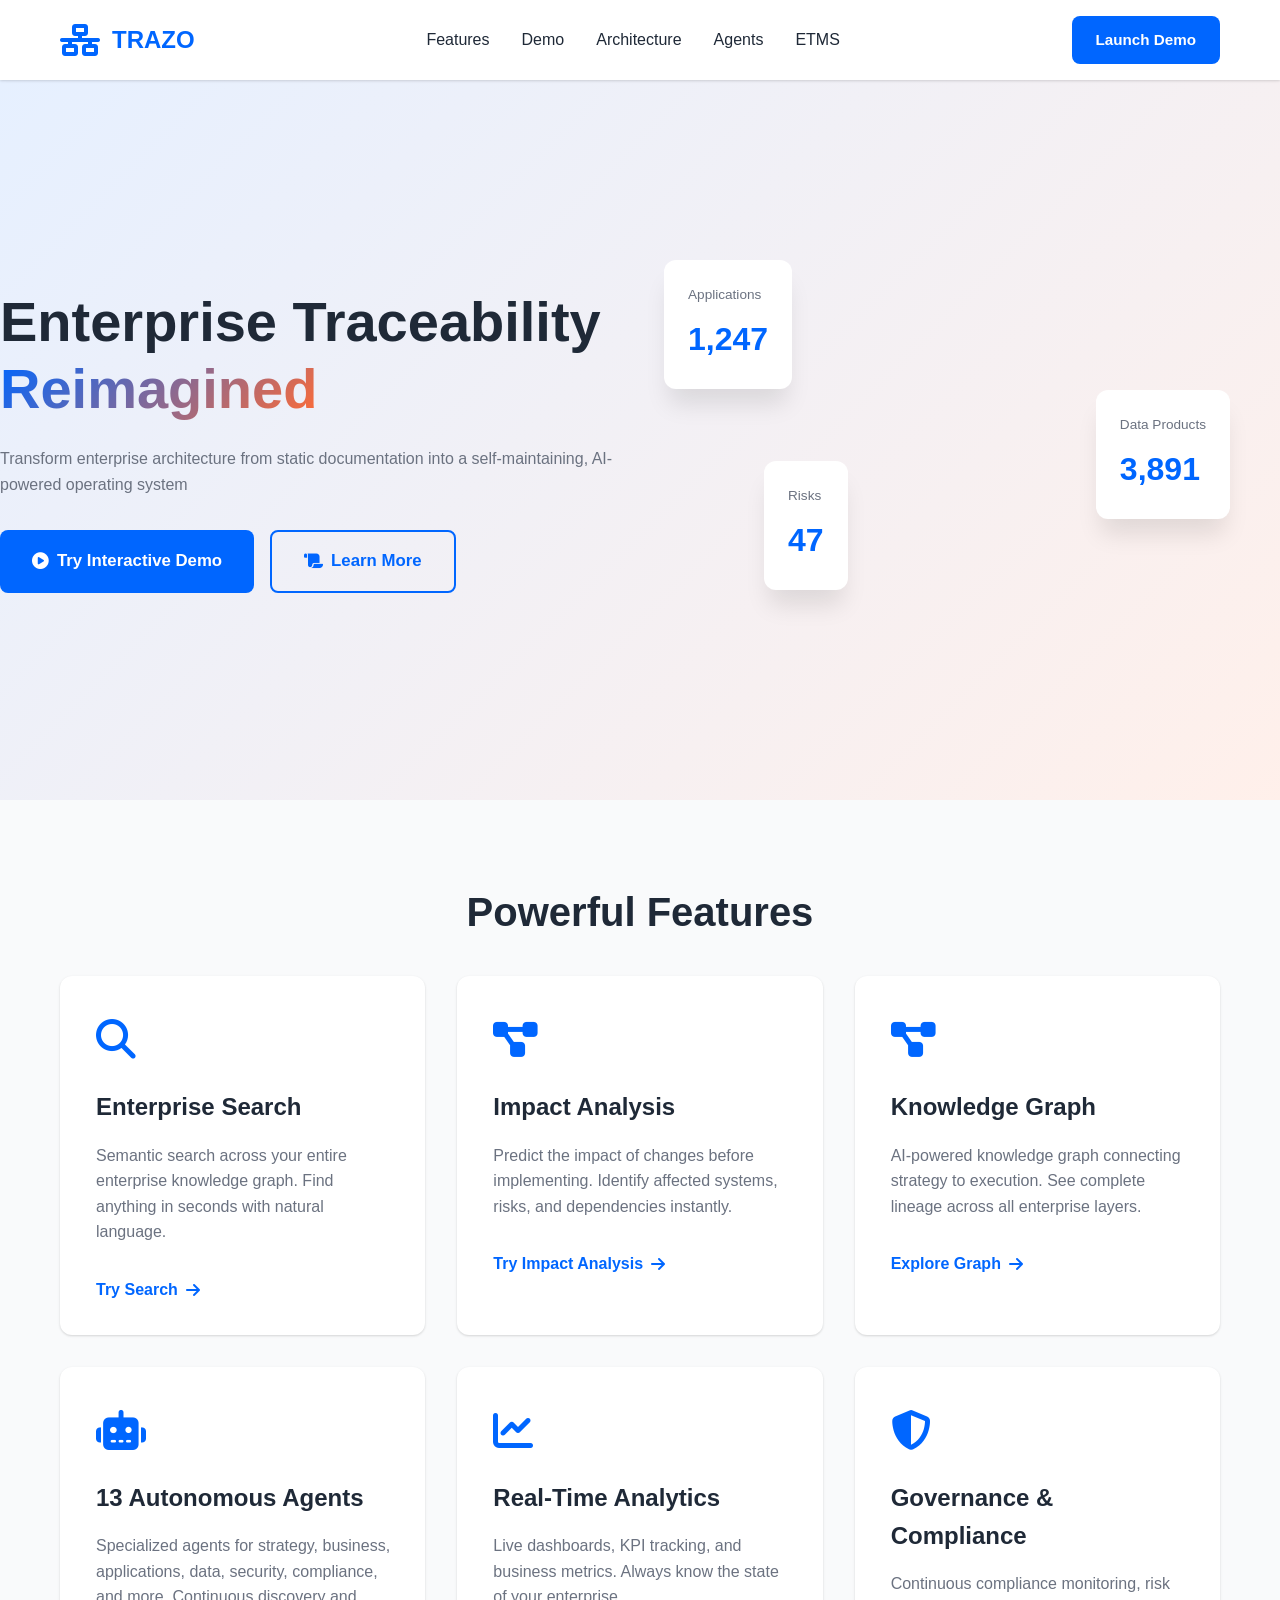
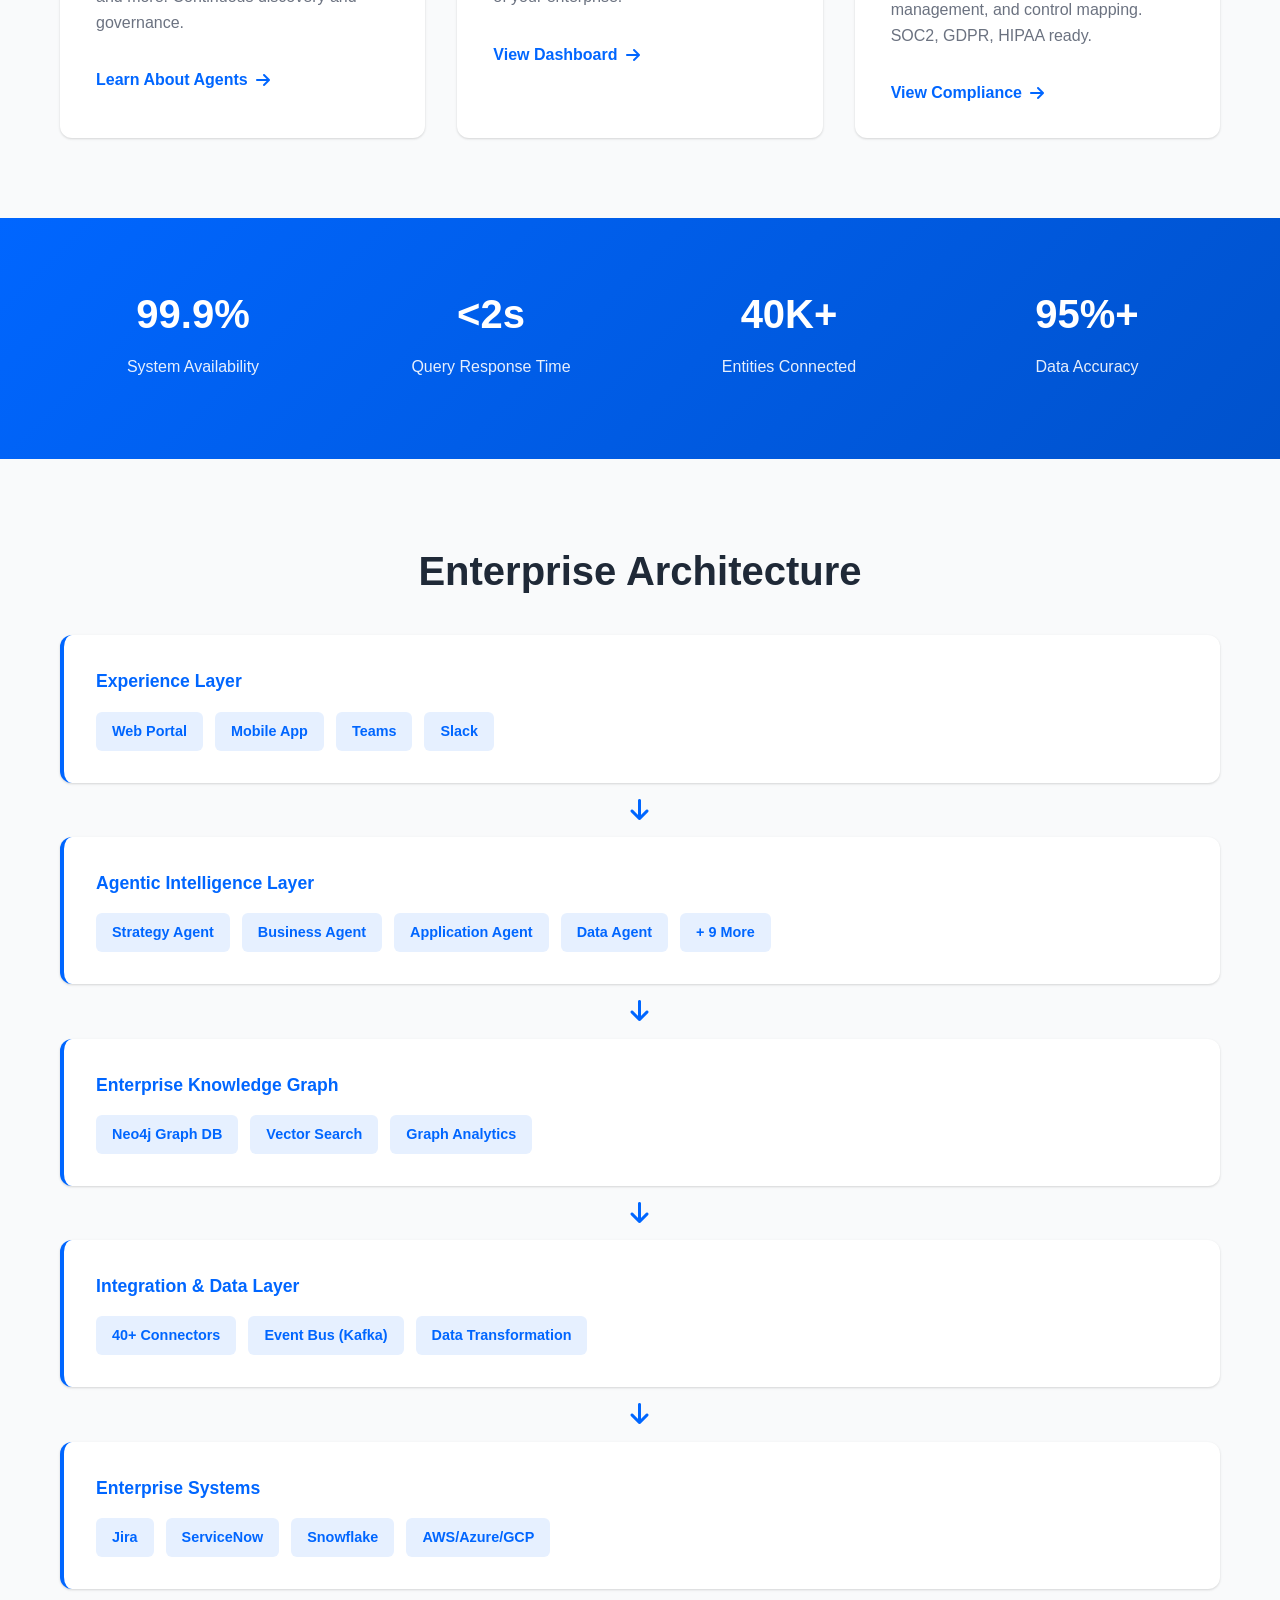
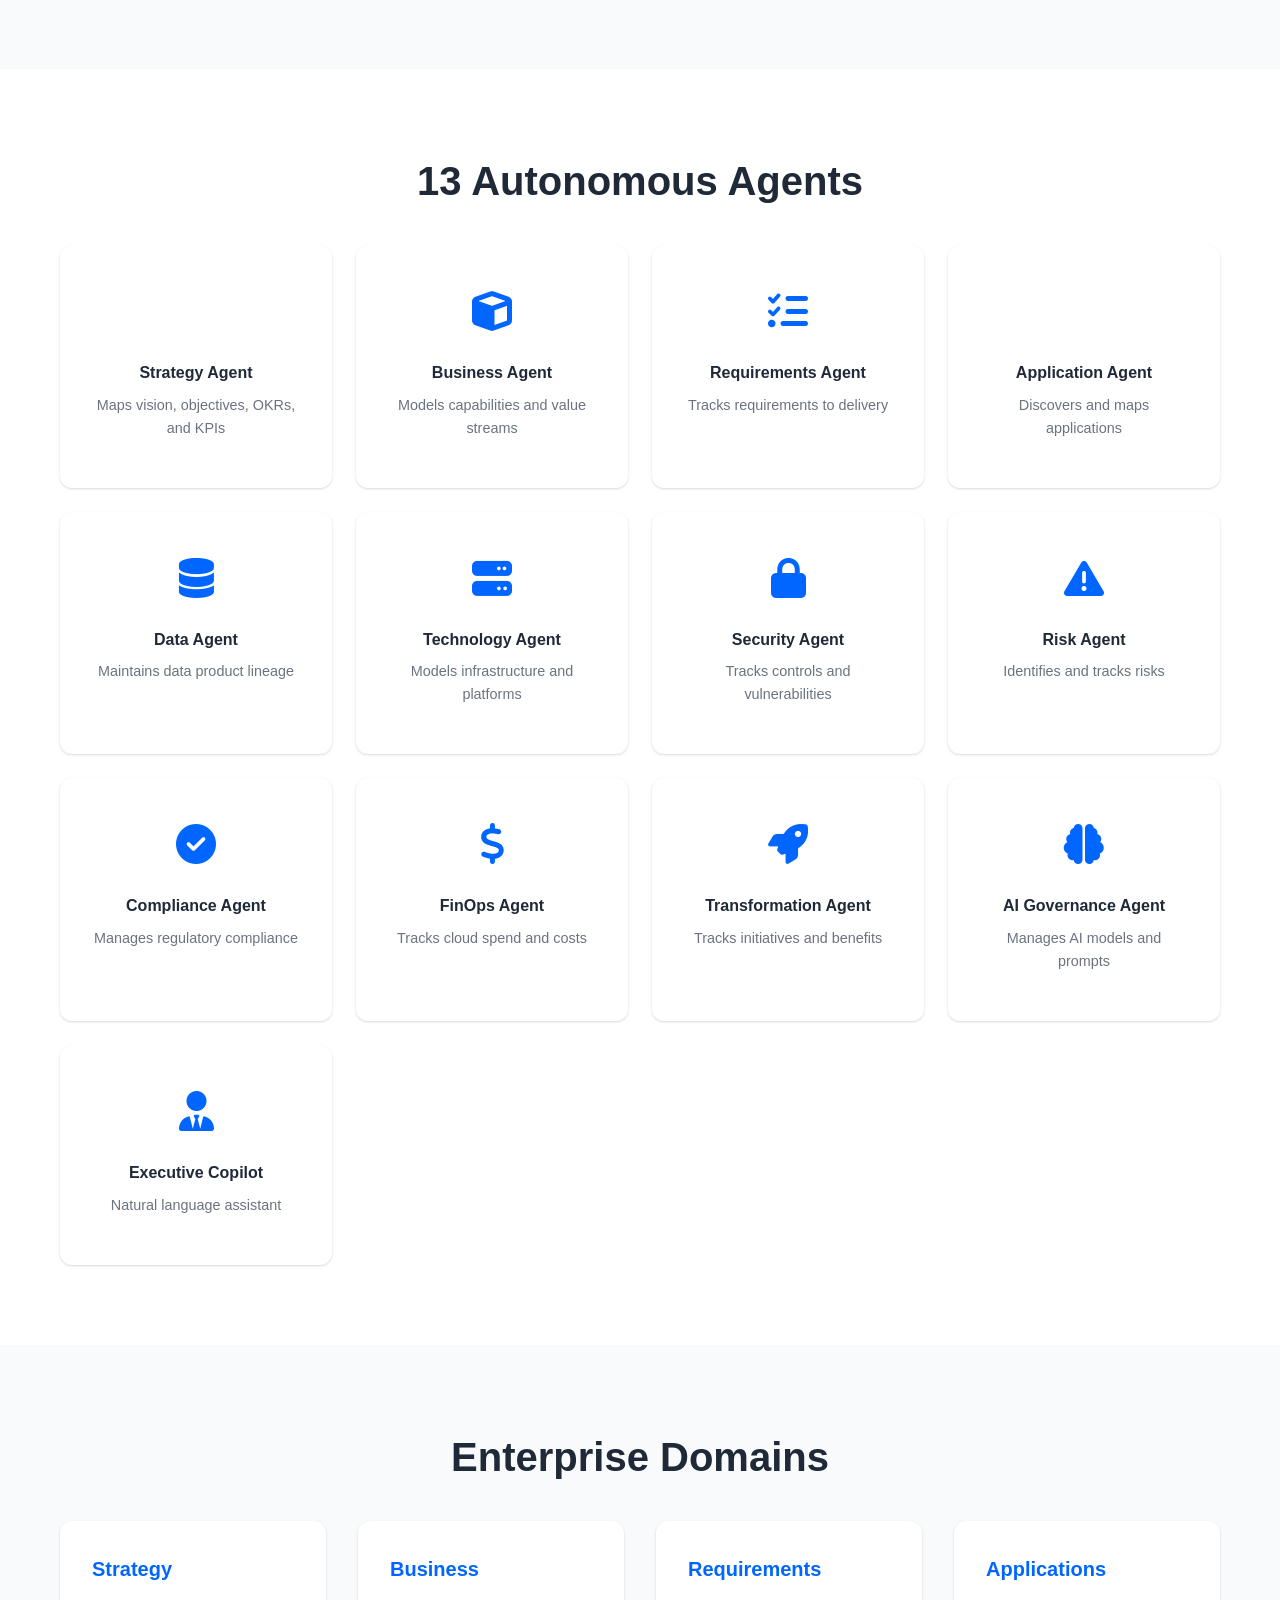
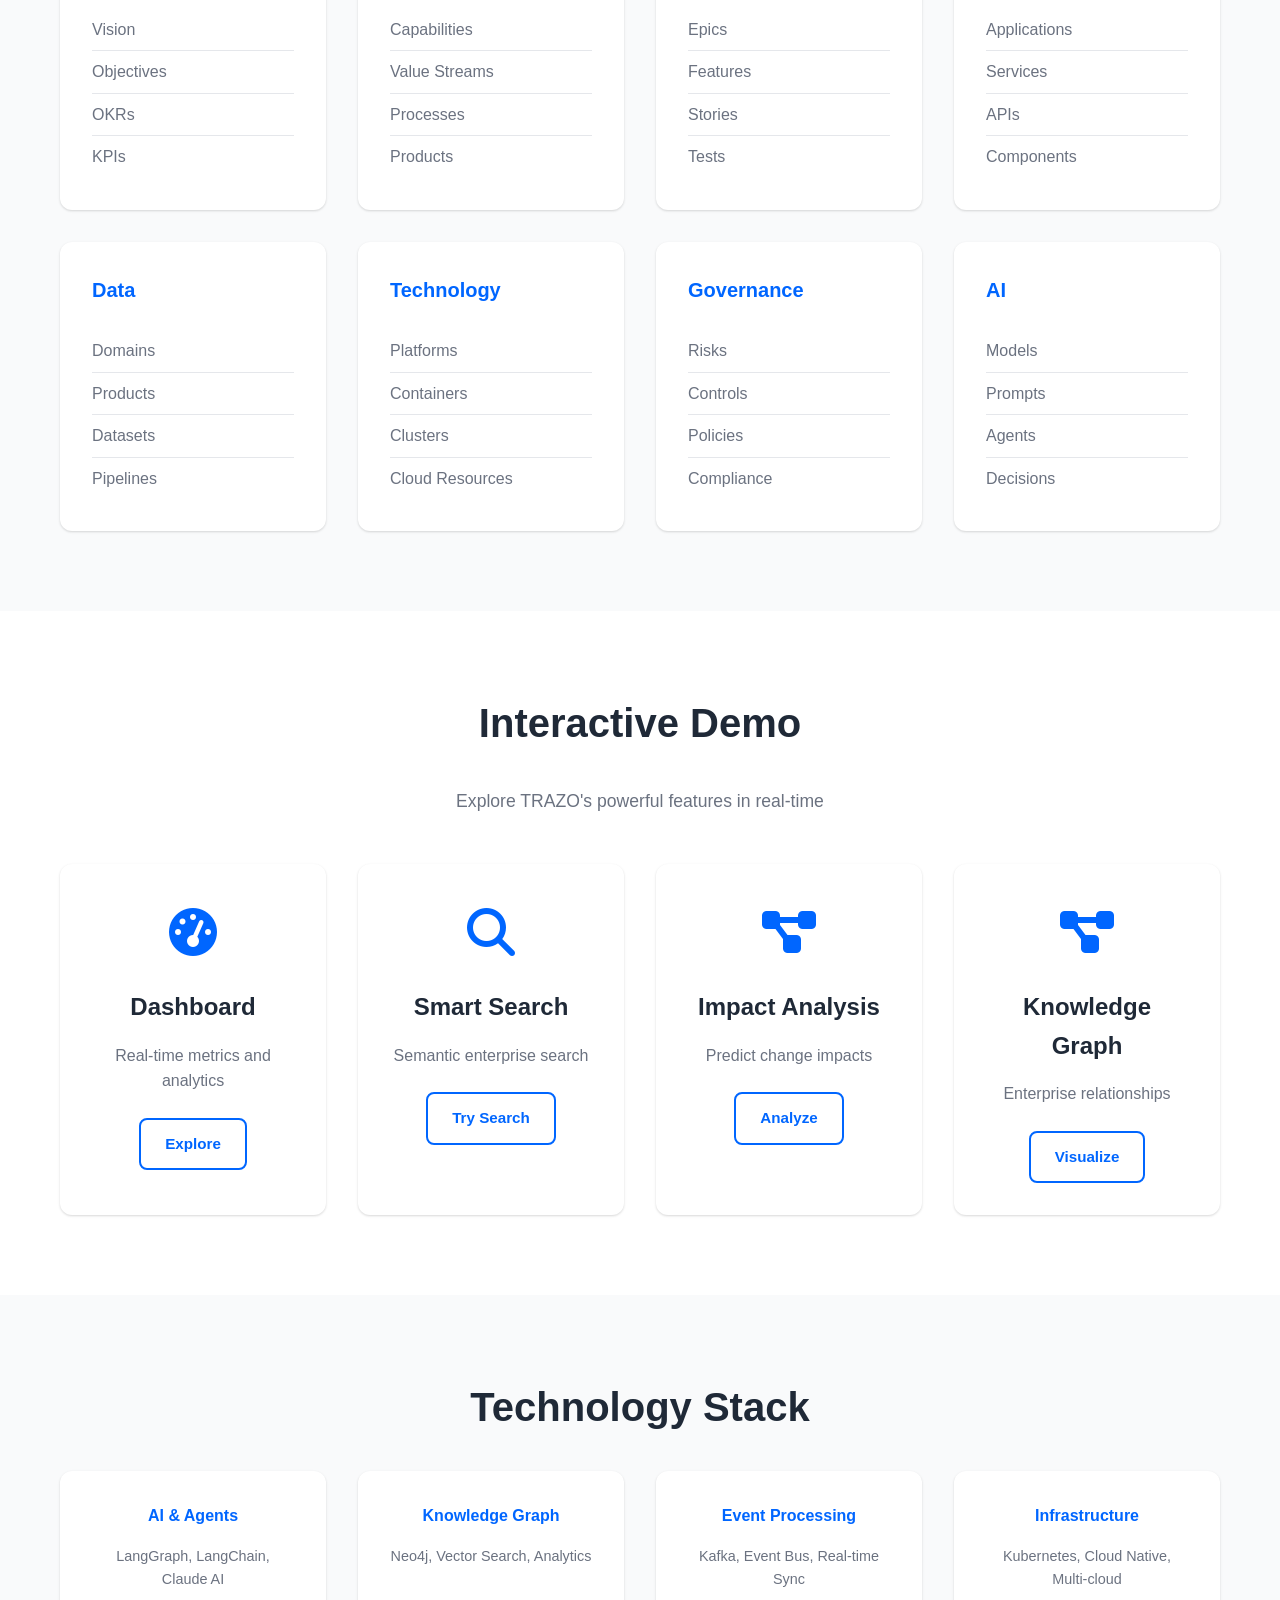
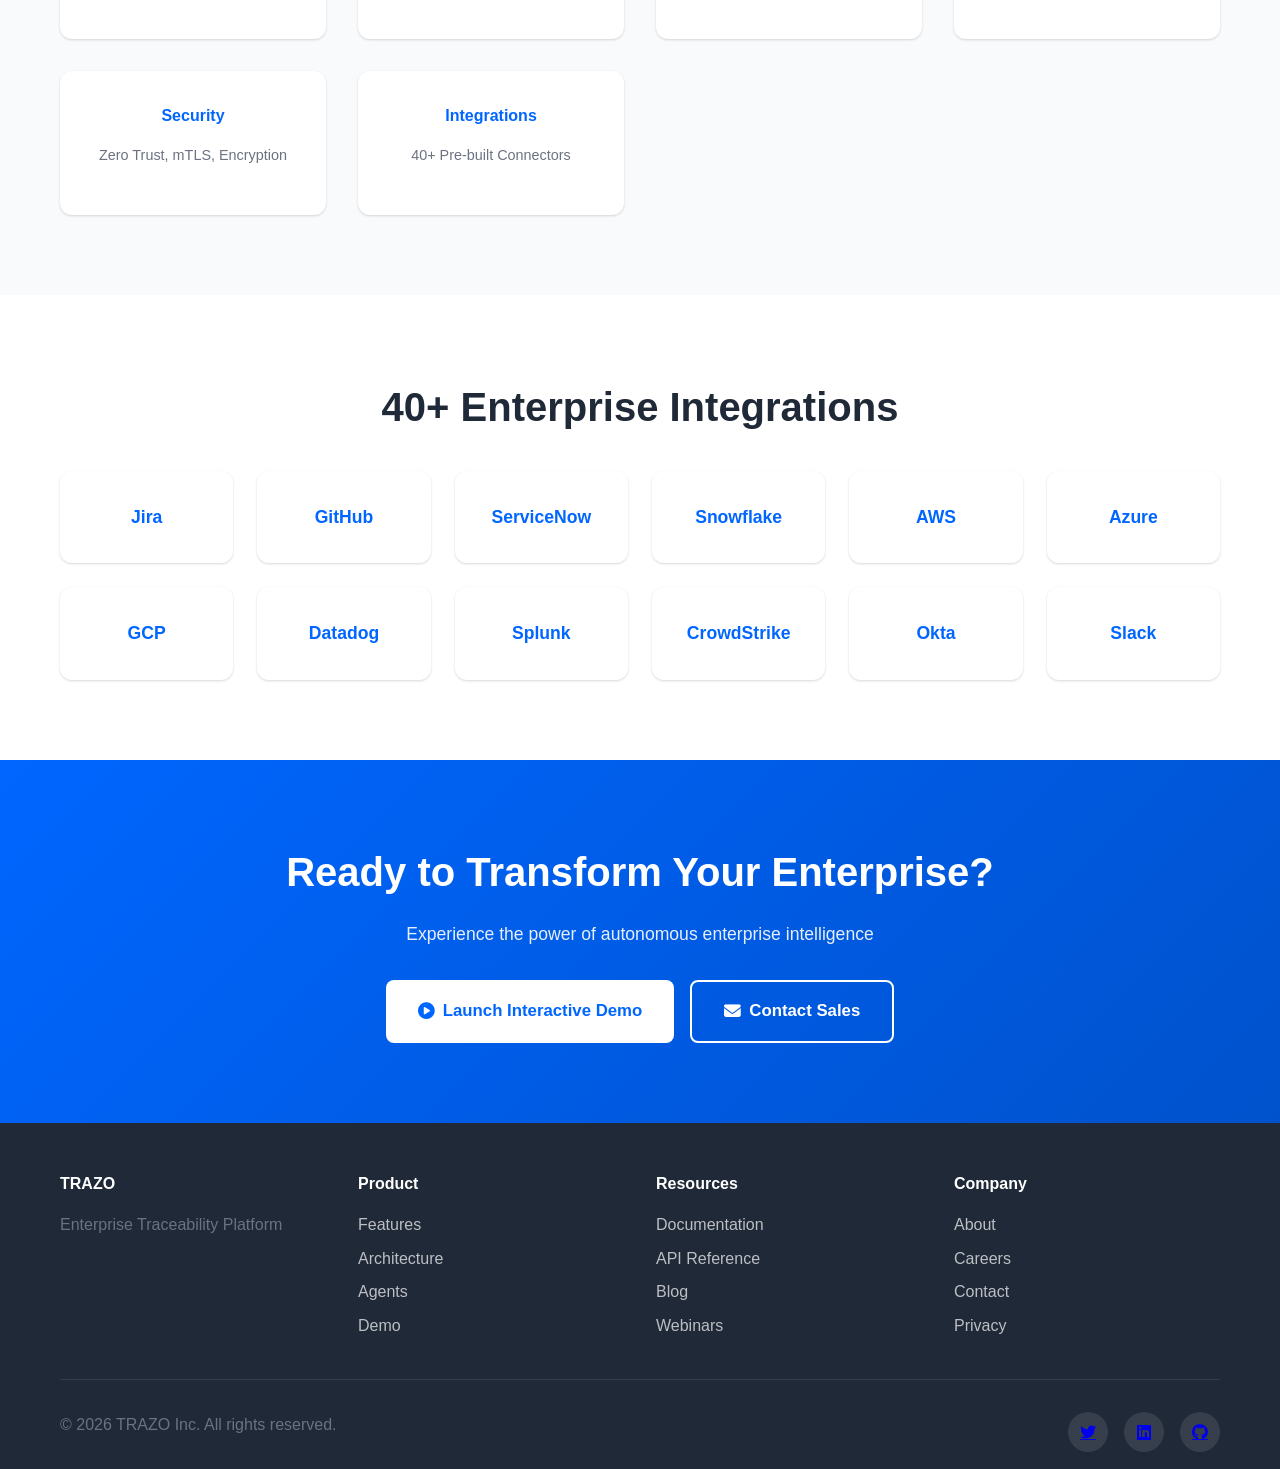
<file: demo/index.html>
<!DOCTYPE html>
<html lang="en">
<head>
    <meta charset="UTF-8">
    <meta name="viewport" content="width=device-width, initial-scale=1.0">
    <title>TRAZO - Enterprise Traceability Platform</title>
    <link rel="stylesheet" href="css/style.css">
    <link rel="stylesheet" href="https://cdnjs.cloudflare.com/ajax/libs/font-awesome/6.4.0/css/all.min.css">
</head>
<body>
    <!-- Navigation -->
    <nav class="navbar">
        <div class="container">
            <div class="logo">
                <i class="fas fa-network-wired"></i>
                <span>TRAZO</span>
            </div>
            <ul class="nav-links">
                <li><a href="#features">Features</a></li>
                <li><a href="#demo">Demo</a></li>
                <li><a href="#architecture">Architecture</a></li>
                <li><a href="#agents">Agents</a></li>
                <li><a href="etms-overview.html">ETMS</a></li>
            </ul>
            <a href="dashboard.html" class="btn-primary">Launch Demo</a>
        </div>
    </nav>

    <!-- Hero Section -->
    <section class="hero">
        <div class="hero-content">
            <h1>Enterprise Traceability<br><span class="highlight">Reimagined</span></h1>
            <p>Transform enterprise architecture from static documentation into a self-maintaining, AI-powered operating system</p>
            <div class="hero-buttons">
                <a href="dashboard.html" class="btn-primary btn-large">
                    <i class="fas fa-play-circle"></i> Try Interactive Demo
                </a>
                <a href="#features" class="btn-secondary btn-large">
                    <i class="fas fa-scroll"></i> Learn More
                </a>
            </div>
        </div>
        <div class="hero-visual">
            <div class="floating-card card-1">
                <div class="card-header">Applications</div>
                <div class="card-number">1,247</div>
            </div>
            <div class="floating-card card-2">
                <div class="card-header">Data Products</div>
                <div class="card-number">3,891</div>
            </div>
            <div class="floating-card card-3">
                <div class="card-header">Risks</div>
                <div class="card-number">47</div>
            </div>
        </div>
    </section>

    <!-- Features Section -->
    <section id="features" class="features">
        <div class="container">
            <h2>Powerful Features</h2>
            <div class="features-grid">
                <div class="feature-card">
                    <div class="feature-icon">
                        <i class="fas fa-search"></i>
                    </div>
                    <h3>Enterprise Search</h3>
                    <p>Semantic search across your entire enterprise knowledge graph. Find anything in seconds with natural language.</p>
                    <a href="search.html" class="feature-link">Try Search <i class="fas fa-arrow-right"></i></a>
                </div>

                <div class="feature-card">
                    <div class="feature-icon">
                        <i class="fas fa-project-diagram"></i>
                    </div>
                    <h3>Impact Analysis</h3>
                    <p>Predict the impact of changes before implementing. Identify affected systems, risks, and dependencies instantly.</p>
                    <a href="impact-analysis.html" class="feature-link">Try Impact Analysis <i class="fas fa-arrow-right"></i></a>
                </div>

                <div class="feature-card">
                    <div class="feature-icon">
                        <i class="fas fa-diagram-project"></i>
                    </div>
                    <h3>Knowledge Graph</h3>
                    <p>AI-powered knowledge graph connecting strategy to execution. See complete lineage across all enterprise layers.</p>
                    <a href="graph.html" class="feature-link">Explore Graph <i class="fas fa-arrow-right"></i></a>
                </div>

                <div class="feature-card">
                    <div class="feature-icon">
                        <i class="fas fa-robot"></i>
                    </div>
                    <h3>13 Autonomous Agents</h3>
                    <p>Specialized agents for strategy, business, applications, data, security, compliance, and more. Continuous discovery and governance.</p>
                    <a href="#agents" class="feature-link">Learn About Agents <i class="fas fa-arrow-right"></i></a>
                </div>

                <div class="feature-card">
                    <div class="feature-icon">
                        <i class="fas fa-chart-line"></i>
                    </div>
                    <h3>Real-Time Analytics</h3>
                    <p>Live dashboards, KPI tracking, and business metrics. Always know the state of your enterprise.</p>
                    <a href="dashboard.html" class="feature-link">View Dashboard <i class="fas fa-arrow-right"></i></a>
                </div>

                <div class="feature-card">
                    <div class="feature-icon">
                        <i class="fas fa-shield-alt"></i>
                    </div>
                    <h3>Governance & Compliance</h3>
                    <p>Continuous compliance monitoring, risk management, and control mapping. SOC2, GDPR, HIPAA ready.</p>
                    <a href="#" class="feature-link">View Compliance <i class="fas fa-arrow-right"></i></a>
                </div>
            </div>
        </div>
    </section>

    <!-- Value Proposition -->
    <section class="value-prop">
        <div class="container">
            <div class="value-grid">
                <div class="value-item">
                    <div class="value-number">99.9%</div>
                    <p>System Availability</p>
                </div>
                <div class="value-item">
                    <div class="value-number">&lt;2s</div>
                    <p>Query Response Time</p>
                </div>
                <div class="value-item">
                    <div class="value-number">40K+</div>
                    <p>Entities Connected</p>
                </div>
                <div class="value-item">
                    <div class="value-number">95%+</div>
                    <p>Data Accuracy</p>
                </div>
            </div>
        </div>
    </section>

    <!-- Architecture Section -->
    <section id="architecture" class="architecture">
        <div class="container">
            <h2>Enterprise Architecture</h2>
            <div class="arch-diagram">
                <div class="arch-layer">
                    <div class="layer-title">Experience Layer</div>
                    <div class="layer-content">
                        <span class="component">Web Portal</span>
                        <span class="component">Mobile App</span>
                        <span class="component">Teams</span>
                        <span class="component">Slack</span>
                    </div>
                </div>

                <div class="arch-arrow"><i class="fas fa-arrow-down"></i></div>

                <div class="arch-layer">
                    <div class="layer-title">Agentic Intelligence Layer</div>
                    <div class="layer-content">
                        <span class="component">Strategy Agent</span>
                        <span class="component">Business Agent</span>
                        <span class="component">Application Agent</span>
                        <span class="component">Data Agent</span>
                        <span class="component">+ 9 More</span>
                    </div>
                </div>

                <div class="arch-arrow"><i class="fas fa-arrow-down"></i></div>

                <div class="arch-layer">
                    <div class="layer-title">Enterprise Knowledge Graph</div>
                    <div class="layer-content">
                        <span class="component">Neo4j Graph DB</span>
                        <span class="component">Vector Search</span>
                        <span class="component">Graph Analytics</span>
                    </div>
                </div>

                <div class="arch-arrow"><i class="fas fa-arrow-down"></i></div>

                <div class="arch-layer">
                    <div class="layer-title">Integration & Data Layer</div>
                    <div class="layer-content">
                        <span class="component">40+ Connectors</span>
                        <span class="component">Event Bus (Kafka)</span>
                        <span class="component">Data Transformation</span>
                    </div>
                </div>

                <div class="arch-arrow"><i class="fas fa-arrow-down"></i></div>

                <div class="arch-layer">
                    <div class="layer-title">Enterprise Systems</div>
                    <div class="layer-content">
                        <span class="component">Jira</span>
                        <span class="component">ServiceNow</span>
                        <span class="component">Snowflake</span>
                        <span class="component">AWS/Azure/GCP</span>
                    </div>
                </div>
            </div>
        </div>
    </section>

    <!-- Agents Section -->
    <section id="agents" class="agents">
        <div class="container">
            <h2>13 Autonomous Agents</h2>
            <div class="agents-grid">
                <div class="agent-card">
                    <div class="agent-icon"><i class="fas fa-target"></i></div>
                    <h4>Strategy Agent</h4>
                    <p>Maps vision, objectives, OKRs, and KPIs</p>
                </div>
                <div class="agent-card">
                    <div class="agent-icon"><i class="fas fa-cube"></i></div>
                    <h4>Business Agent</h4>
                    <p>Models capabilities and value streams</p>
                </div>
                <div class="agent-card">
                    <div class="agent-icon"><i class="fas fa-tasks"></i></div>
                    <h4>Requirements Agent</h4>
                    <p>Tracks requirements to delivery</p>
                </div>
                <div class="agent-card">
                    <div class="agent-icon"><i class="fas fa-app"></i></div>
                    <h4>Application Agent</h4>
                    <p>Discovers and maps applications</p>
                </div>
                <div class="agent-card">
                    <div class="agent-icon"><i class="fas fa-database"></i></div>
                    <h4>Data Agent</h4>
                    <p>Maintains data product lineage</p>
                </div>
                <div class="agent-card">
                    <div class="agent-icon"><i class="fas fa-server"></i></div>
                    <h4>Technology Agent</h4>
                    <p>Models infrastructure and platforms</p>
                </div>
                <div class="agent-card">
                    <div class="agent-icon"><i class="fas fa-lock"></i></div>
                    <h4>Security Agent</h4>
                    <p>Tracks controls and vulnerabilities</p>
                </div>
                <div class="agent-card">
                    <div class="agent-icon"><i class="fas fa-exclamation-triangle"></i></div>
                    <h4>Risk Agent</h4>
                    <p>Identifies and tracks risks</p>
                </div>
                <div class="agent-card">
                    <div class="agent-icon"><i class="fas fa-check-circle"></i></div>
                    <h4>Compliance Agent</h4>
                    <p>Manages regulatory compliance</p>
                </div>
                <div class="agent-card">
                    <div class="agent-icon"><i class="fas fa-dollar-sign"></i></div>
                    <h4>FinOps Agent</h4>
                    <p>Tracks cloud spend and costs</p>
                </div>
                <div class="agent-card">
                    <div class="agent-icon"><i class="fas fa-rocket"></i></div>
                    <h4>Transformation Agent</h4>
                    <p>Tracks initiatives and benefits</p>
                </div>
                <div class="agent-card">
                    <div class="agent-icon"><i class="fas fa-brain"></i></div>
                    <h4>AI Governance Agent</h4>
                    <p>Manages AI models and prompts</p>
                </div>
                <div class="agent-card">
                    <div class="agent-icon"><i class="fas fa-user-tie"></i></div>
                    <h4>Executive Copilot</h4>
                    <p>Natural language assistant</p>
                </div>
            </div>
        </div>
    </section>

    <!-- Knowledge Graph Domains -->
    <section class="domains">
        <div class="container">
            <h2>Enterprise Domains</h2>
            <div class="domains-grid">
                <div class="domain">
                    <h3>Strategy</h3>
                    <ul>
                        <li>Vision</li>
                        <li>Objectives</li>
                        <li>OKRs</li>
                        <li>KPIs</li>
                    </ul>
                </div>
                <div class="domain">
                    <h3>Business</h3>
                    <ul>
                        <li>Capabilities</li>
                        <li>Value Streams</li>
                        <li>Processes</li>
                        <li>Products</li>
                    </ul>
                </div>
                <div class="domain">
                    <h3>Requirements</h3>
                    <ul>
                        <li>Epics</li>
                        <li>Features</li>
                        <li>Stories</li>
                        <li>Tests</li>
                    </ul>
                </div>
                <div class="domain">
                    <h3>Applications</h3>
                    <ul>
                        <li>Applications</li>
                        <li>Services</li>
                        <li>APIs</li>
                        <li>Components</li>
                    </ul>
                </div>
                <div class="domain">
                    <h3>Data</h3>
                    <ul>
                        <li>Domains</li>
                        <li>Products</li>
                        <li>Datasets</li>
                        <li>Pipelines</li>
                    </ul>
                </div>
                <div class="domain">
                    <h3>Technology</h3>
                    <ul>
                        <li>Platforms</li>
                        <li>Containers</li>
                        <li>Clusters</li>
                        <li>Cloud Resources</li>
                    </ul>
                </div>
                <div class="domain">
                    <h3>Governance</h3>
                    <ul>
                        <li>Risks</li>
                        <li>Controls</li>
                        <li>Policies</li>
                        <li>Compliance</li>
                    </ul>
                </div>
                <div class="domain">
                    <h3>AI</h3>
                    <ul>
                        <li>Models</li>
                        <li>Prompts</li>
                        <li>Agents</li>
                        <li>Decisions</li>
                    </ul>
                </div>
            </div>
        </div>
    </section>

    <!-- Demo Section -->
    <section id="demo" class="demo-section">
        <div class="container">
            <h2>Interactive Demo</h2>
            <p class="demo-subtitle">Explore TRAZO's powerful features in real-time</p>
            <div class="demo-grid">
                <div class="demo-card">
                    <div class="demo-icon"><i class="fas fa-tachometer-alt"></i></div>
                    <h3>Dashboard</h3>
                    <p>Real-time metrics and analytics</p>
                    <a href="dashboard.html" class="btn-secondary">Explore</a>
                </div>
                <div class="demo-card">
                    <div class="demo-icon"><i class="fas fa-search"></i></div>
                    <h3>Smart Search</h3>
                    <p>Semantic enterprise search</p>
                    <a href="search.html" class="btn-secondary">Try Search</a>
                </div>
                <div class="demo-card">
                    <div class="demo-icon"><i class="fas fa-project-diagram"></i></div>
                    <h3>Impact Analysis</h3>
                    <p>Predict change impacts</p>
                    <a href="impact-analysis.html" class="btn-secondary">Analyze</a>
                </div>
                <div class="demo-card">
                    <div class="demo-icon"><i class="fas fa-diagram-project"></i></div>
                    <h3>Knowledge Graph</h3>
                    <p>Enterprise relationships</p>
                    <a href="graph.html" class="btn-secondary">Visualize</a>
                </div>
            </div>
        </div>
    </section>

    <!-- Technology Stack -->
    <section class="tech-stack">
        <div class="container">
            <h2>Technology Stack</h2>
            <div class="tech-grid">
                <div class="tech-category">
                    <h4>AI & Agents</h4>
                    <p>LangGraph, LangChain, Claude AI</p>
                </div>
                <div class="tech-category">
                    <h4>Knowledge Graph</h4>
                    <p>Neo4j, Vector Search, Analytics</p>
                </div>
                <div class="tech-category">
                    <h4>Event Processing</h4>
                    <p>Kafka, Event Bus, Real-time Sync</p>
                </div>
                <div class="tech-category">
                    <h4>Infrastructure</h4>
                    <p>Kubernetes, Cloud Native, Multi-cloud</p>
                </div>
                <div class="tech-category">
                    <h4>Security</h4>
                    <p>Zero Trust, mTLS, Encryption</p>
                </div>
                <div class="tech-category">
                    <h4>Integrations</h4>
                    <p>40+ Pre-built Connectors</p>
                </div>
            </div>
        </div>
    </section>

    <!-- Integrations -->
    <section class="integrations">
        <div class="container">
            <h2>40+ Enterprise Integrations</h2>
            <div class="integrations-grid">
                <div class="integration">
                    <div class="integration-logo">Jira</div>
                </div>
                <div class="integration">
                    <div class="integration-logo">GitHub</div>
                </div>
                <div class="integration">
                    <div class="integration-logo">ServiceNow</div>
                </div>
                <div class="integration">
                    <div class="integration-logo">Snowflake</div>
                </div>
                <div class="integration">
                    <div class="integration-logo">AWS</div>
                </div>
                <div class="integration">
                    <div class="integration-logo">Azure</div>
                </div>
                <div class="integration">
                    <div class="integration-logo">GCP</div>
                </div>
                <div class="integration">
                    <div class="integration-logo">Datadog</div>
                </div>
                <div class="integration">
                    <div class="integration-logo">Splunk</div>
                </div>
                <div class="integration">
                    <div class="integration-logo">CrowdStrike</div>
                </div>
                <div class="integration">
                    <div class="integration-logo">Okta</div>
                </div>
                <div class="integration">
                    <div class="integration-logo">Slack</div>
                </div>
            </div>
        </div>
    </section>

    <!-- CTA Section -->
    <section class="cta">
        <div class="container">
            <h2>Ready to Transform Your Enterprise?</h2>
            <p>Experience the power of autonomous enterprise intelligence</p>
            <div class="cta-buttons">
                <a href="dashboard.html" class="btn-primary btn-large">
                    <i class="fas fa-play-circle"></i> Launch Interactive Demo
                </a>
                <a href="#contact" class="btn-secondary btn-large">
                    <i class="fas fa-envelope"></i> Contact Sales
                </a>
            </div>
        </div>
    </section>

    <!-- Footer -->
    <footer class="footer">
        <div class="container">
            <div class="footer-content">
                <div class="footer-section">
                    <h4>TRAZO</h4>
                    <p>Enterprise Traceability Platform</p>
                </div>
                <div class="footer-section">
                    <h4>Product</h4>
                    <ul>
                        <li><a href="#features">Features</a></li>
                        <li><a href="#architecture">Architecture</a></li>
                        <li><a href="#agents">Agents</a></li>
                        <li><a href="dashboard.html">Demo</a></li>
                    </ul>
                </div>
                <div class="footer-section">
                    <h4>Resources</h4>
                    <ul>
                        <li><a href="#">Documentation</a></li>
                        <li><a href="#">API Reference</a></li>
                        <li><a href="#">Blog</a></li>
                        <li><a href="#">Webinars</a></li>
                    </ul>
                </div>
                <div class="footer-section">
                    <h4>Company</h4>
                    <ul>
                        <li><a href="#">About</a></li>
                        <li><a href="#">Careers</a></li>
                        <li><a href="#">Contact</a></li>
                        <li><a href="#">Privacy</a></li>
                    </ul>
                </div>
            </div>
            <div class="footer-bottom">
                <p>&copy; 2026 TRAZO Inc. All rights reserved.</p>
                <div class="social-links">
                    <a href="#"><i class="fab fa-twitter"></i></a>
                    <a href="#"><i class="fab fa-linkedin"></i></a>
                    <a href="#"><i class="fab fa-github"></i></a>
                </div>
            </div>
        </div>
    </footer>

    <script src="js/script.js"></script>
</body>
</html>
</file>
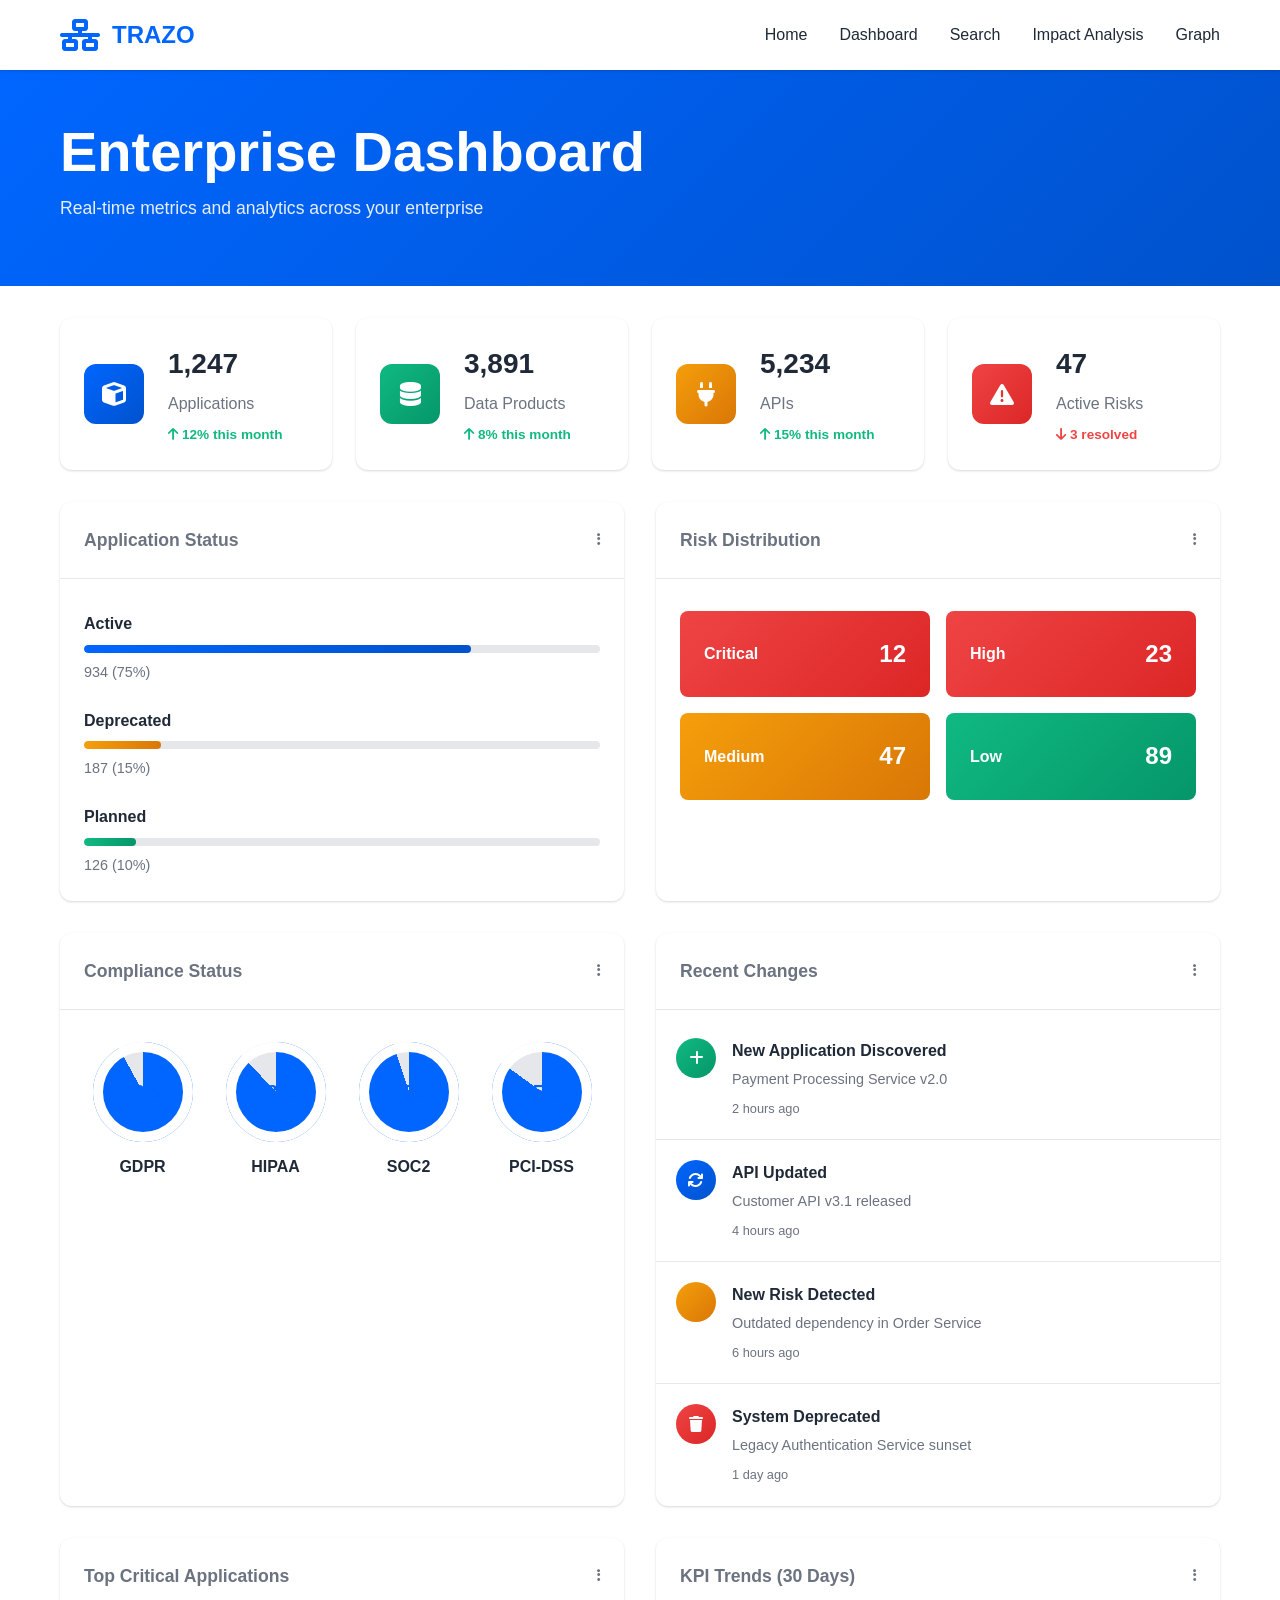
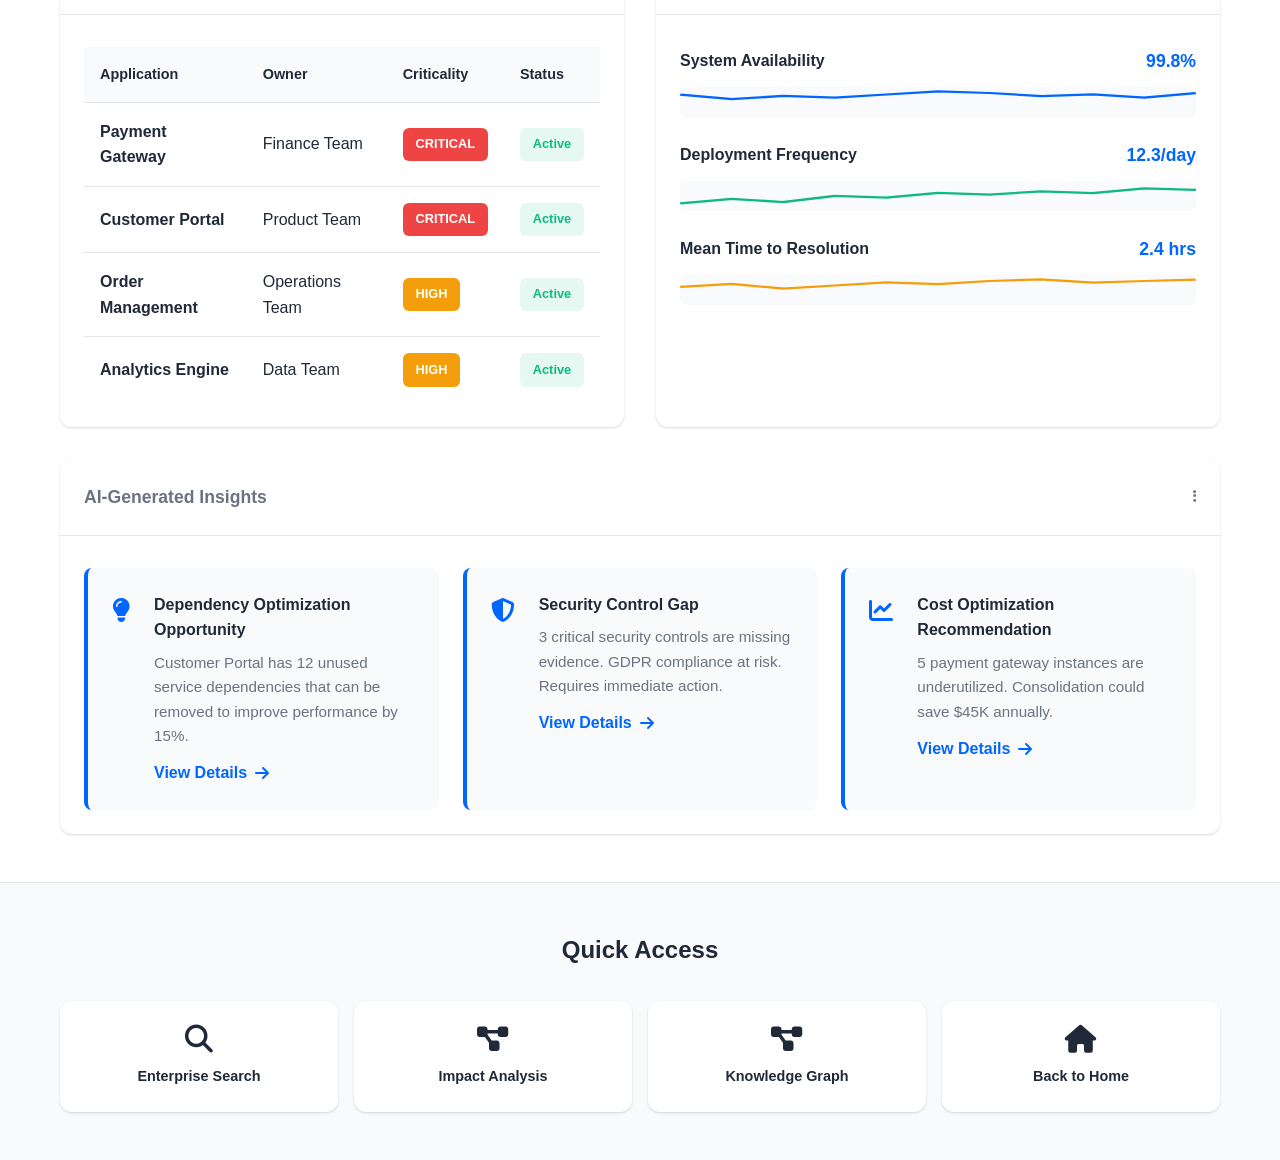
<file: demo/dashboard.html>
<!DOCTYPE html>
<html lang="en">
<head>
    <meta charset="UTF-8">
    <meta name="viewport" content="width=device-width, initial-scale=1.0">
    <title>TRAZO - Dashboard</title>
    <link rel="stylesheet" href="css/style.css">
    <link rel="stylesheet" href="css/dashboard.css">
    <link rel="stylesheet" href="https://cdnjs.cloudflare.com/ajax/libs/font-awesome/6.4.0/css/all.min.css">
</head>
<body>
    <!-- Navigation -->
    <nav class="navbar">
        <div class="container">
            <div class="logo">
                <i class="fas fa-network-wired"></i>
                <span>TRAZO</span>
            </div>
            <ul class="nav-links">
                <li><a href="index.html">Home</a></li>
                <li><a href="#" class="active">Dashboard</a></li>
                <li><a href="search.html">Search</a></li>
                <li><a href="impact-analysis.html">Impact Analysis</a></li>
                <li><a href="graph.html">Graph</a></li>
            </ul>
        </div>
    </nav>

    <!-- Dashboard Header -->
    <div class="dashboard-header">
        <div class="container">
            <h1>Enterprise Dashboard</h1>
            <p>Real-time metrics and analytics across your enterprise</p>
        </div>
    </div>

    <!-- Main Dashboard -->
    <div class="dashboard-container">
        <div class="container">
            <!-- Metrics Row -->
            <div class="metrics-grid">
                <div class="metric-card">
                    <div class="metric-icon applications"><i class="fas fa-cube"></i></div>
                    <div class="metric-content">
                        <h3>1,247</h3>
                        <p>Applications</p>
                        <span class="metric-change positive"><i class="fas fa-arrow-up"></i> 12% this month</span>
                    </div>
                </div>

                <div class="metric-card">
                    <div class="metric-icon data-products"><i class="fas fa-database"></i></div>
                    <div class="metric-content">
                        <h3>3,891</h3>
                        <p>Data Products</p>
                        <span class="metric-change positive"><i class="fas fa-arrow-up"></i> 8% this month</span>
                    </div>
                </div>

                <div class="metric-card">
                    <div class="metric-icon apis"><i class="fas fa-plug"></i></div>
                    <div class="metric-content">
                        <h3>5,234</h3>
                        <p>APIs</p>
                        <span class="metric-change positive"><i class="fas fa-arrow-up"></i> 15% this month</span>
                    </div>
                </div>

                <div class="metric-card">
                    <div class="metric-icon risks"><i class="fas fa-exclamation-triangle"></i></div>
                    <div class="metric-content">
                        <h3>47</h3>
                        <p>Active Risks</p>
                        <span class="metric-change negative"><i class="fas fa-arrow-down"></i> 3 resolved</span>
                    </div>
                </div>
            </div>

            <!-- Charts Section -->
            <div class="charts-grid">
                <!-- Application Status -->
                <div class="chart-card">
                    <div class="card-header">
                        <h3>Application Status</h3>
                        <div class="card-menu"><i class="fas fa-ellipsis-v"></i></div>
                    </div>
                    <div class="chart-content">
                        <div class="status-item">
                            <span class="status-label">Active</span>
                            <div class="status-bar">
                                <div class="status-fill active" style="width: 75%"></div>
                            </div>
                            <span class="status-value">934 (75%)</span>
                        </div>
                        <div class="status-item">
                            <span class="status-label">Deprecated</span>
                            <div class="status-bar">
                                <div class="status-fill deprecated" style="width: 15%"></div>
                            </div>
                            <span class="status-value">187 (15%)</span>
                        </div>
                        <div class="status-item">
                            <span class="status-label">Planned</span>
                            <div class="status-bar">
                                <div class="status-fill planned" style="width: 10%"></div>
                            </div>
                            <span class="status-value">126 (10%)</span>
                        </div>
                    </div>
                </div>

                <!-- Risk Heatmap -->
                <div class="chart-card">
                    <div class="card-header">
                        <h3>Risk Distribution</h3>
                        <div class="card-menu"><i class="fas fa-ellipsis-v"></i></div>
                    </div>
                    <div class="chart-content risk-heatmap">
                        <div class="risk-item high">
                            <span class="risk-label">Critical</span>
                            <span class="risk-count">12</span>
                        </div>
                        <div class="risk-item high">
                            <span class="risk-label">High</span>
                            <span class="risk-count">23</span>
                        </div>
                        <div class="risk-item medium">
                            <span class="risk-label">Medium</span>
                            <span class="risk-count">47</span>
                        </div>
                        <div class="risk-item low">
                            <span class="risk-label">Low</span>
                            <span class="risk-count">89</span>
                        </div>
                    </div>
                </div>

                <!-- Compliance Status -->
                <div class="chart-card">
                    <div class="card-header">
                        <h3>Compliance Status</h3>
                        <div class="card-menu"><i class="fas fa-ellipsis-v"></i></div>
                    </div>
                    <div class="chart-content compliance">
                        <div class="compliance-item">
                            <div class="compliance-circle" style="--percentage: 92">
                                <span class="percentage">92%</span>
                            </div>
                            <p>GDPR</p>
                        </div>
                        <div class="compliance-item">
                            <div class="compliance-circle" style="--percentage: 88">
                                <span class="percentage">88%</span>
                            </div>
                            <p>HIPAA</p>
                        </div>
                        <div class="compliance-item">
                            <div class="compliance-circle" style="--percentage: 95">
                                <span class="percentage">95%</span>
                            </div>
                            <p>SOC2</p>
                        </div>
                        <div class="compliance-item">
                            <div class="compliance-circle" style="--percentage: 85">
                                <span class="percentage">85%</span>
                            </div>
                            <p>PCI-DSS</p>
                        </div>
                    </div>
                </div>

                <!-- Recent Changes -->
                <div class="chart-card">
                    <div class="card-header">
                        <h3>Recent Changes</h3>
                        <div class="card-menu"><i class="fas fa-ellipsis-v"></i></div>
                    </div>
                    <div class="chart-content recent-changes">
                        <div class="change-item">
                            <div class="change-type create"><i class="fas fa-plus"></i></div>
                            <div class="change-details">
                                <p class="change-title">New Application Discovered</p>
                                <p class="change-desc">Payment Processing Service v2.0</p>
                                <p class="change-time">2 hours ago</p>
                            </div>
                        </div>
                        <div class="change-item">
                            <div class="change-type update"><i class="fas fa-sync"></i></div>
                            <div class="change-details">
                                <p class="change-title">API Updated</p>
                                <p class="change-desc">Customer API v3.1 released</p>
                                <p class="change-time">4 hours ago</p>
                            </div>
                        </div>
                        <div class="change-item">
                            <div class="change-type risk"><i class="fas fa-alert-circle"></i></div>
                            <div class="change-details">
                                <p class="change-title">New Risk Detected</p>
                                <p class="change-desc">Outdated dependency in Order Service</p>
                                <p class="change-time">6 hours ago</p>
                            </div>
                        </div>
                        <div class="change-item">
                            <div class="change-type deprecate"><i class="fas fa-trash"></i></div>
                            <div class="change-details">
                                <p class="change-title">System Deprecated</p>
                                <p class="change-desc">Legacy Authentication Service sunset</p>
                                <p class="change-time">1 day ago</p>
                            </div>
                        </div>
                    </div>
                </div>
            </div>

            <!-- Bottom Section -->
            <div class="bottom-section">
                <!-- Top Applications -->
                <div class="chart-card">
                    <div class="card-header">
                        <h3>Top Critical Applications</h3>
                        <div class="card-menu"><i class="fas fa-ellipsis-v"></i></div>
                    </div>
                    <div class="chart-content">
                        <table class="data-table">
                            <thead>
                                <tr>
                                    <th>Application</th>
                                    <th>Owner</th>
                                    <th>Criticality</th>
                                    <th>Status</th>
                                </tr>
                            </thead>
                            <tbody>
                                <tr>
                                    <td><strong>Payment Gateway</strong></td>
                                    <td>Finance Team</td>
                                    <td><span class="badge critical">CRITICAL</span></td>
                                    <td><span class="status-badge active">Active</span></td>
                                </tr>
                                <tr>
                                    <td><strong>Customer Portal</strong></td>
                                    <td>Product Team</td>
                                    <td><span class="badge critical">CRITICAL</span></td>
                                    <td><span class="status-badge active">Active</span></td>
                                </tr>
                                <tr>
                                    <td><strong>Order Management</strong></td>
                                    <td>Operations Team</td>
                                    <td><span class="badge high">HIGH</span></td>
                                    <td><span class="status-badge active">Active</span></td>
                                </tr>
                                <tr>
                                    <td><strong>Analytics Engine</strong></td>
                                    <td>Data Team</td>
                                    <td><span class="badge high">HIGH</span></td>
                                    <td><span class="status-badge active">Active</span></td>
                                </tr>
                            </tbody>
                        </table>
                    </div>
                </div>

                <!-- KPI Trends -->
                <div class="chart-card">
                    <div class="card-header">
                        <h3>KPI Trends (30 Days)</h3>
                        <div class="card-menu"><i class="fas fa-ellipsis-v"></i></div>
                    </div>
                    <div class="chart-content">
                        <div class="kpi-item">
                            <div class="kpi-header">
                                <p class="kpi-label">System Availability</p>
                                <span class="kpi-value">99.8%</span>
                            </div>
                            <div class="kpi-mini-chart">
                                <svg viewBox="0 0 100 20" preserveAspectRatio="none">
                                    <polyline points="0,5 10,8 20,6 30,7 40,5 50,3 60,4 70,6 80,5 90,7 100,4"
                                    fill="none" stroke="#0066ff" stroke-width="1.5"/>
                                </svg>
                            </div>
                        </div>
                        <div class="kpi-item">
                            <div class="kpi-header">
                                <p class="kpi-label">Deployment Frequency</p>
                                <span class="kpi-value">12.3/day</span>
                            </div>
                            <div class="kpi-mini-chart">
                                <svg viewBox="0 0 100 20" preserveAspectRatio="none">
                                    <polyline points="0,15 10,12 20,14 30,10 40,11 50,8 60,9 70,7 80,8 90,5 100,6"
                                    fill="none" stroke="#10b981" stroke-width="1.5"/>
                                </svg>
                            </div>
                        </div>
                        <div class="kpi-item">
                            <div class="kpi-header">
                                <p class="kpi-label">Mean Time to Resolution</p>
                                <span class="kpi-value">2.4 hrs</span>
                            </div>
                            <div class="kpi-mini-chart">
                                <svg viewBox="0 0 100 20" preserveAspectRatio="none">
                                    <polyline points="0,8 10,6 20,9 30,7 40,5 50,6 60,4 70,3 80,5 90,4 100,3"
                                    fill="none" stroke="#f59e0b" stroke-width="1.5"/>
                                </svg>
                            </div>
                        </div>
                    </div>
                </div>
            </div>

            <!-- Insights Section -->
            <div class="chart-card full-width">
                <div class="card-header">
                    <h3>AI-Generated Insights</h3>
                    <div class="card-menu"><i class="fas fa-ellipsis-v"></i></div>
                </div>
                <div class="chart-content insights">
                    <div class="insight-item">
                        <div class="insight-icon"><i class="fas fa-lightbulb"></i></div>
                        <div class="insight-content">
                            <p class="insight-title">Dependency Optimization Opportunity</p>
                            <p class="insight-text">Customer Portal has 12 unused service dependencies that can be removed to improve performance by 15%.</p>
                            <a href="#" class="insight-action">View Details <i class="fas fa-arrow-right"></i></a>
                        </div>
                    </div>
                    <div class="insight-item">
                        <div class="insight-icon"><i class="fas fa-shield-alt"></i></div>
                        <div class="insight-content">
                            <p class="insight-title">Security Control Gap</p>
                            <p class="insight-text">3 critical security controls are missing evidence. GDPR compliance at risk. Requires immediate action.</p>
                            <a href="#" class="insight-action">View Details <i class="fas fa-arrow-right"></i></a>
                        </div>
                    </div>
                    <div class="insight-item">
                        <div class="insight-icon"><i class="fas fa-chart-line"></i></div>
                        <div class="insight-content">
                            <p class="insight-title">Cost Optimization Recommendation</p>
                            <p class="insight-text">5 payment gateway instances are underutilized. Consolidation could save $45K annually.</p>
                            <a href="#" class="insight-action">View Details <i class="fas fa-arrow-right"></i></a>
                        </div>
                    </div>
                </div>
            </div>
        </div>
    </div>

    <!-- Quick Links -->
    <section class="quick-links">
        <div class="container">
            <h3>Quick Access</h3>
            <div class="links-grid">
                <a href="search.html" class="quick-link">
                    <i class="fas fa-search"></i>
                    <span>Enterprise Search</span>
                </a>
                <a href="impact-analysis.html" class="quick-link">
                    <i class="fas fa-project-diagram"></i>
                    <span>Impact Analysis</span>
                </a>
                <a href="graph.html" class="quick-link">
                    <i class="fas fa-diagram-project"></i>
                    <span>Knowledge Graph</span>
                </a>
                <a href="index.html" class="quick-link">
                    <i class="fas fa-home"></i>
                    <span>Back to Home</span>
                </a>
            </div>
        </div>
    </section>

    <script src="js/script.js"></script>
</body>
</html>
</file>
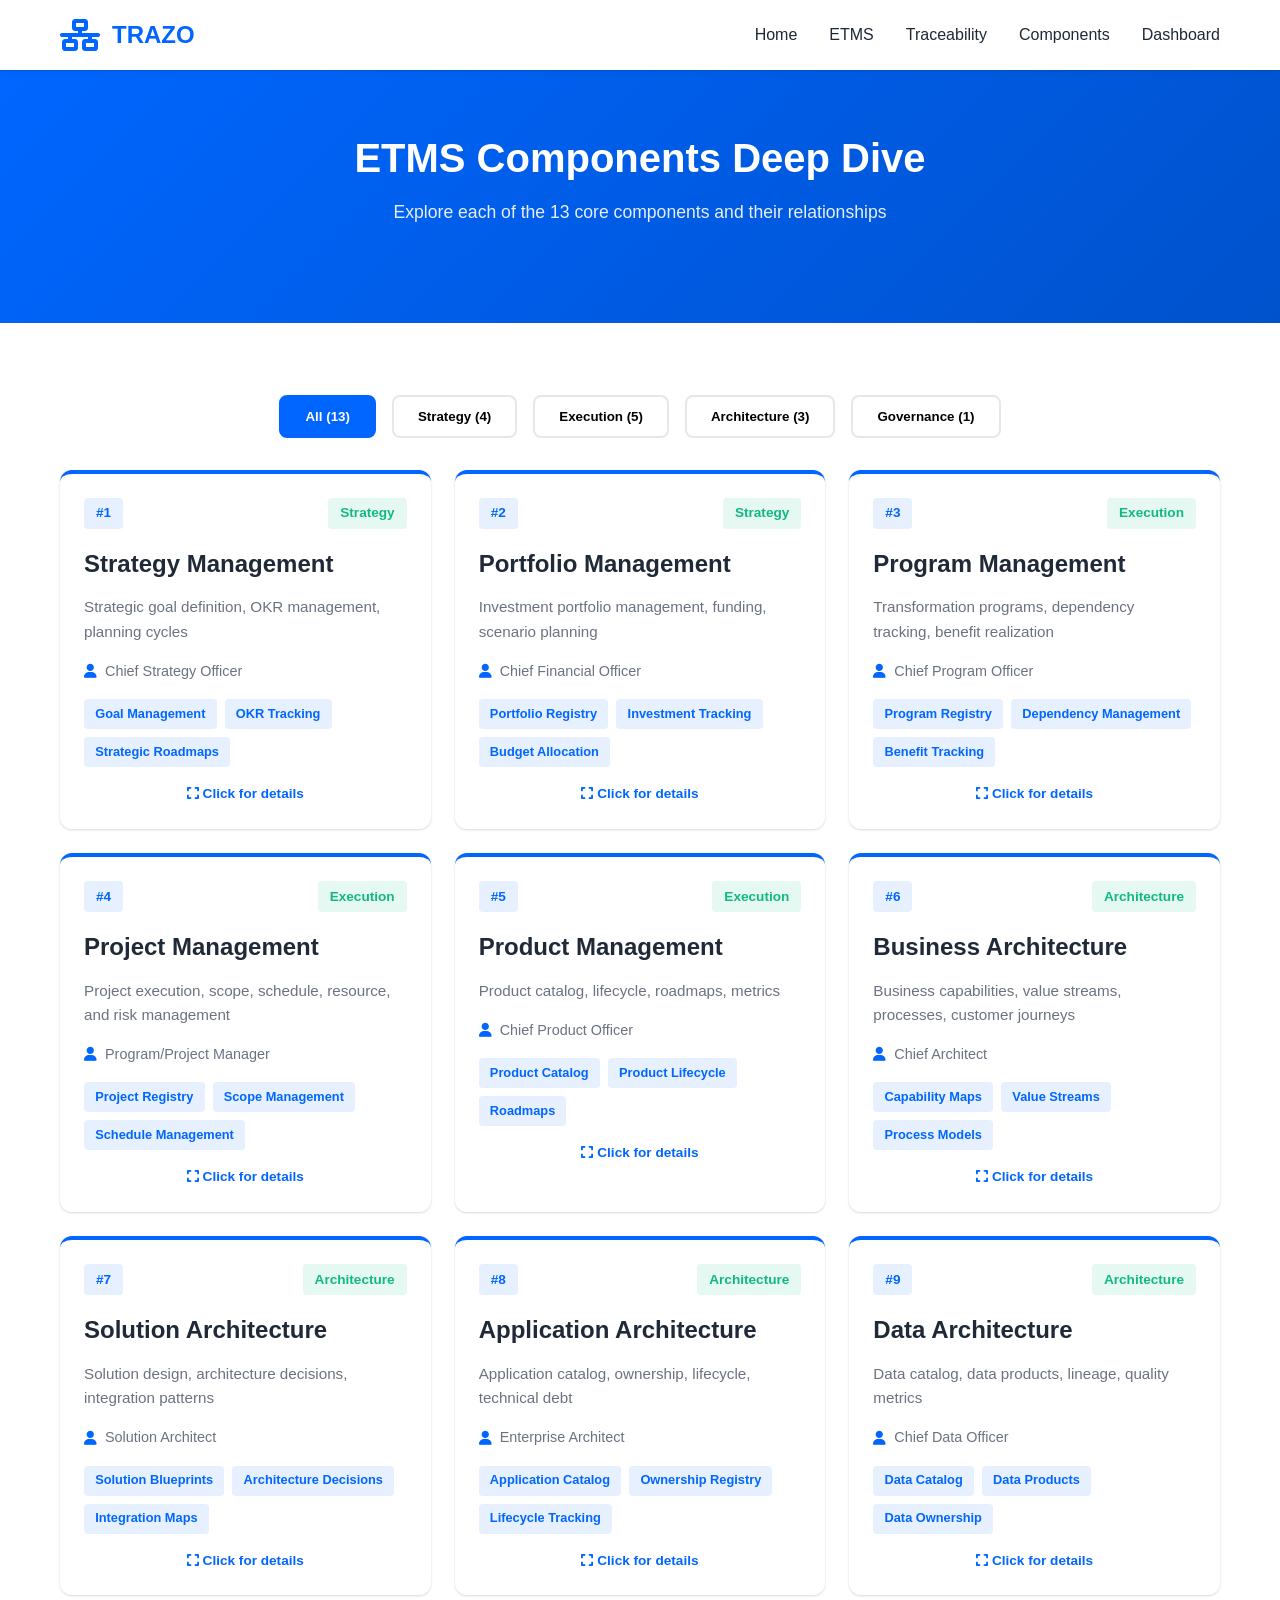
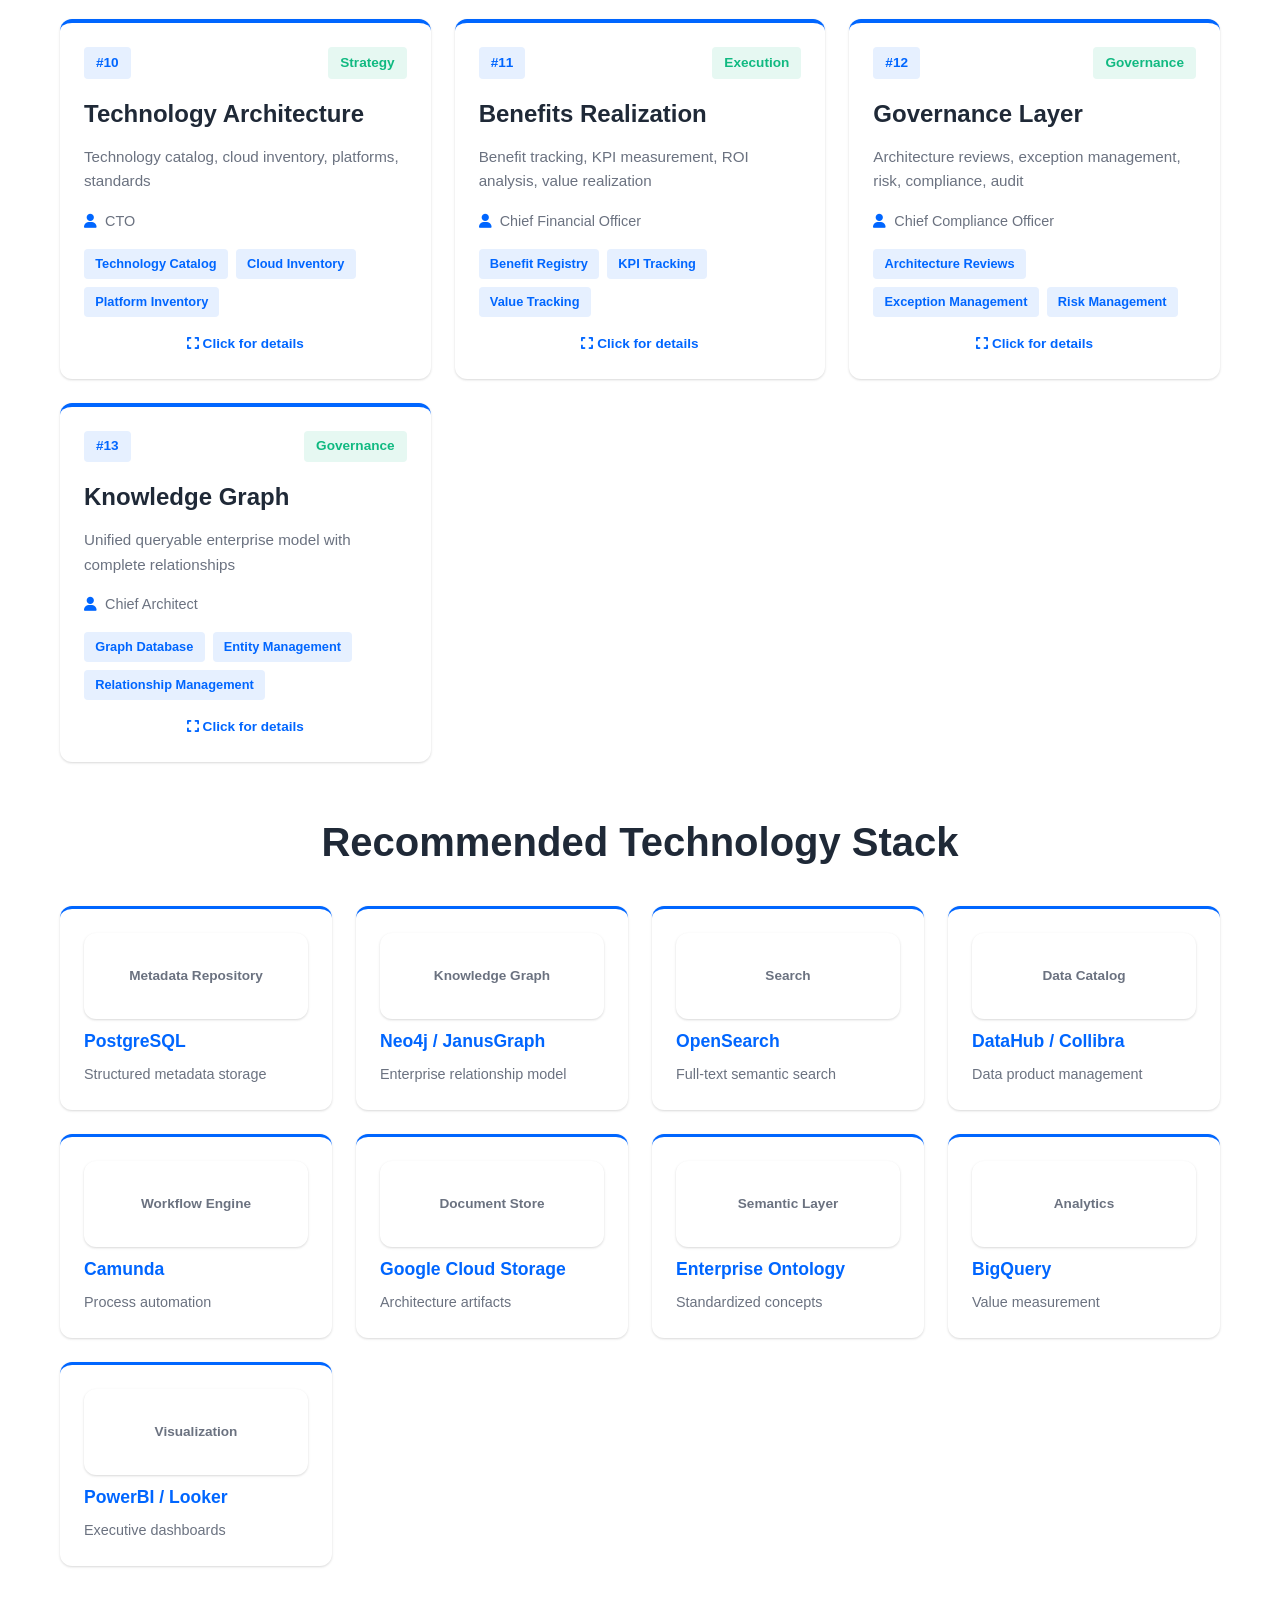
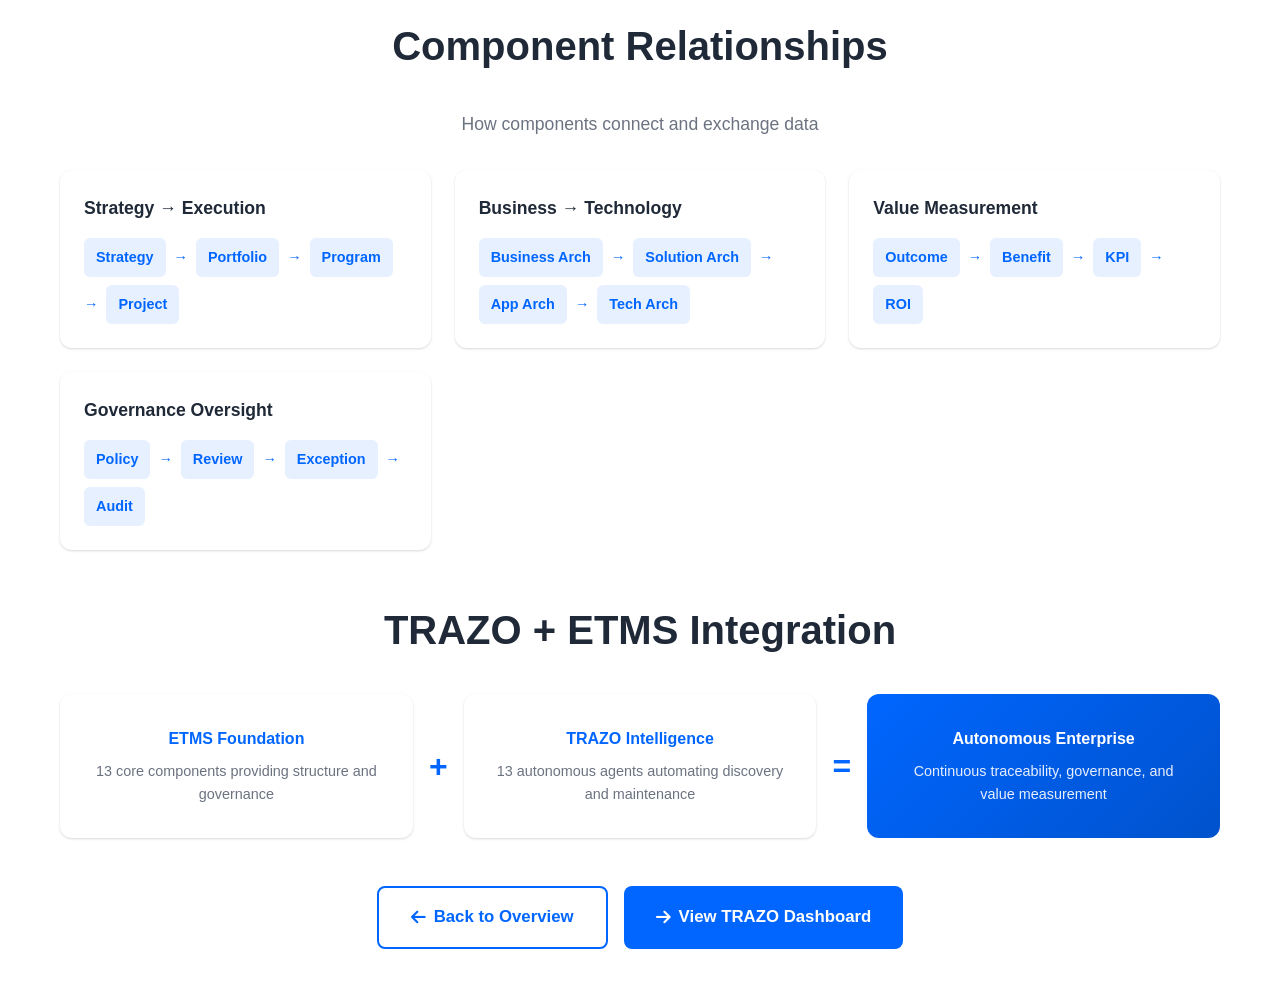
<file: demo/etms-components.html>
<!DOCTYPE html>
<html lang="en">
<head>
    <meta charset="UTF-8">
    <meta name="viewport" content="width=device-width, initial-scale=1.0">
    <title>TRAZO - ETMS Components</title>
    <link rel="stylesheet" href="css/style.css">
    <link rel="stylesheet" href="css/etms.css">
    <link rel="stylesheet" href="https://cdnjs.cloudflare.com/ajax/libs/font-awesome/6.4.0/css/all.min.css">
</head>
<body>
    <!-- Navigation -->
    <nav class="navbar">
        <div class="container">
            <div class="logo">
                <i class="fas fa-network-wired"></i>
                <span>TRAZO</span>
            </div>
            <ul class="nav-links">
                <li><a href="index.html">Home</a></li>
                <li><a href="etms-overview.html">ETMS</a></li>
                <li><a href="etms-traceability.html">Traceability</a></li>
                <li><a href="#" class="active">Components</a></li>
                <li><a href="dashboard.html">Dashboard</a></li>
            </ul>
        </div>
    </nav>

    <!-- Header -->
    <div class="etms-hero">
        <div class="container">
            <h1>ETMS Components Deep Dive</h1>
            <p>Explore each of the 13 core components and their relationships</p>
        </div>
    </div>

    <!-- Main Content -->
    <div class="etms-container">
        <div class="container">
            <!-- Component Filter -->
            <section class="component-filter">
                <div class="filter-buttons">
                    <button class="filter-btn active" onclick="filterComponents('all')">All (13)</button>
                    <button class="filter-btn" onclick="filterComponents('strategy')">Strategy (4)</button>
                    <button class="filter-btn" onclick="filterComponents('execution')">Execution (5)</button>
                    <button class="filter-btn" onclick="filterComponents('architecture')">Architecture (3)</button>
                    <button class="filter-btn" onclick="filterComponents('governance')">Governance (1)</button>
                </div>
            </section>

            <!-- Component Details Grid -->
            <section class="component-details-grid" id="componentsGrid">
                <!-- Components will be dynamically loaded -->
            </section>

            <!-- Component Detail Modal -->
            <div id="componentModal" class="modal" style="display: none;">
                <div class="modal-content">
                    <span class="close" onclick="closeModal()">&times;</span>
                    <div id="modalBody"></div>
                </div>
            </div>

            <!-- Technology Stack -->
            <section class="tech-stack-section">
                <h2>Recommended Technology Stack</h2>
                <div class="tech-stack-grid">
                    <div class="tech-item">
                        <div class="tech-category">Metadata Repository</div>
                        <div class="tech-name">PostgreSQL</div>
                        <p>Structured metadata storage</p>
                    </div>
                    <div class="tech-item">
                        <div class="tech-category">Knowledge Graph</div>
                        <div class="tech-name">Neo4j / JanusGraph</div>
                        <p>Enterprise relationship model</p>
                    </div>
                    <div class="tech-item">
                        <div class="tech-category">Search</div>
                        <div class="tech-name">OpenSearch</div>
                        <p>Full-text semantic search</p>
                    </div>
                    <div class="tech-item">
                        <div class="tech-category">Data Catalog</div>
                        <div class="tech-name">DataHub / Collibra</div>
                        <p>Data product management</p>
                    </div>
                    <div class="tech-item">
                        <div class="tech-category">Workflow Engine</div>
                        <div class="tech-name">Camunda</div>
                        <p>Process automation</p>
                    </div>
                    <div class="tech-item">
                        <div class="tech-category">Document Store</div>
                        <div class="tech-name">Google Cloud Storage</div>
                        <p>Architecture artifacts</p>
                    </div>
                    <div class="tech-item">
                        <div class="tech-category">Semantic Layer</div>
                        <div class="tech-name">Enterprise Ontology</div>
                        <p>Standardized concepts</p>
                    </div>
                    <div class="tech-item">
                        <div class="tech-category">Analytics</div>
                        <div class="tech-name">BigQuery</div>
                        <p>Value measurement</p>
                    </div>
                    <div class="tech-item">
                        <div class="tech-category">Visualization</div>
                        <div class="tech-name">PowerBI / Looker</div>
                        <p>Executive dashboards</p>
                    </div>
                </div>
            </section>

            <!-- Relationships -->
            <section class="relationships-section">
                <h2>Component Relationships</h2>
                <p class="section-subtitle">How components connect and exchange data</p>

                <div class="relationships-grid">
                    <div class="relationship-group">
                        <h3>Strategy → Execution</h3>
                        <div class="relationship-flow">
                            <span class="flow-item">Strategy</span>
                            <span class="flow-arrow">→</span>
                            <span class="flow-item">Portfolio</span>
                            <span class="flow-arrow">→</span>
                            <span class="flow-item">Program</span>
                            <span class="flow-arrow">→</span>
                            <span class="flow-item">Project</span>
                        </div>
                    </div>

                    <div class="relationship-group">
                        <h3>Business → Technology</h3>
                        <div class="relationship-flow">
                            <span class="flow-item">Business Arch</span>
                            <span class="flow-arrow">→</span>
                            <span class="flow-item">Solution Arch</span>
                            <span class="flow-arrow">→</span>
                            <span class="flow-item">App Arch</span>
                            <span class="flow-arrow">→</span>
                            <span class="flow-item">Tech Arch</span>
                        </div>
                    </div>

                    <div class="relationship-group">
                        <h3>Value Measurement</h3>
                        <div class="relationship-flow">
                            <span class="flow-item">Outcome</span>
                            <span class="flow-arrow">→</span>
                            <span class="flow-item">Benefit</span>
                            <span class="flow-arrow">→</span>
                            <span class="flow-item">KPI</span>
                            <span class="flow-arrow">→</span>
                            <span class="flow-item">ROI</span>
                        </div>
                    </div>

                    <div class="relationship-group">
                        <h3>Governance Oversight</h3>
                        <div class="relationship-flow">
                            <span class="flow-item">Policy</span>
                            <span class="flow-arrow">→</span>
                            <span class="flow-item">Review</span>
                            <span class="flow-arrow">→</span>
                            <span class="flow-item">Exception</span>
                            <span class="flow-arrow">→</span>
                            <span class="flow-item">Audit</span>
                        </div>
                    </div>
                </div>
            </section>

            <!-- Integration Points -->
            <section class="integration-section">
                <h2>TRAZO + ETMS Integration</h2>
                <div class="integration-grid">
                    <div class="integration-card">
                        <h4>ETMS Foundation</h4>
                        <p>13 core components providing structure and governance</p>
                    </div>
                    <div class="integration-arrow">+</div>
                    <div class="integration-card">
                        <h4>TRAZO Intelligence</h4>
                        <p>13 autonomous agents automating discovery and maintenance</p>
                    </div>
                    <div class="integration-equals">=</div>
                    <div class="integration-result">
                        <h4>Autonomous Enterprise</h4>
                        <p>Continuous traceability, governance, and value measurement</p>
                    </div>
                </div>
            </section>

            <!-- Navigation -->
            <section class="nav-section">
                <a href="etms-overview.html" class="btn-secondary btn-large">
                    <i class="fas fa-arrow-left"></i> Back to Overview
                </a>
                <a href="dashboard.html" class="btn-primary btn-large">
                    <i class="fas fa-arrow-right"></i> View TRAZO Dashboard
                </a>
            </section>
        </div>
    </div>

    <script src="js/script.js"></script>
    <script src="js/etms-components.js"></script>
</body>
</html>
</file>
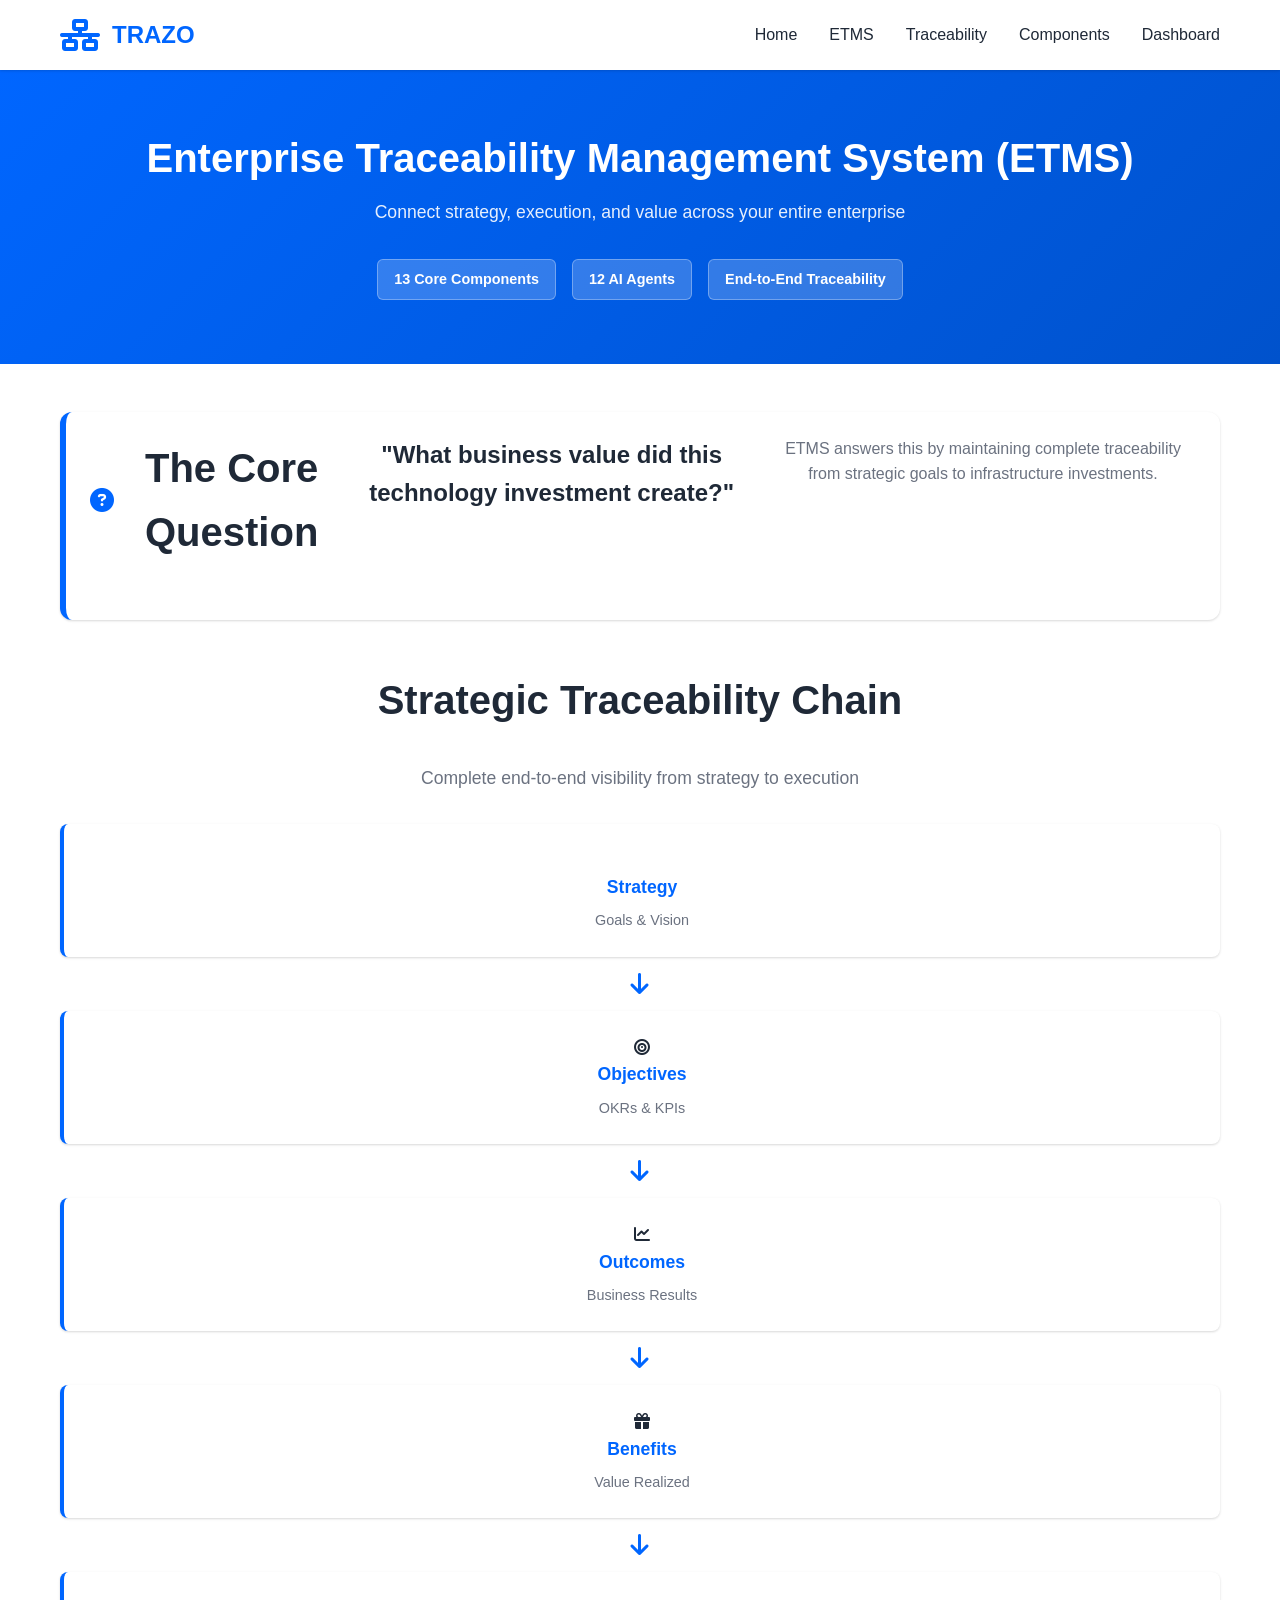
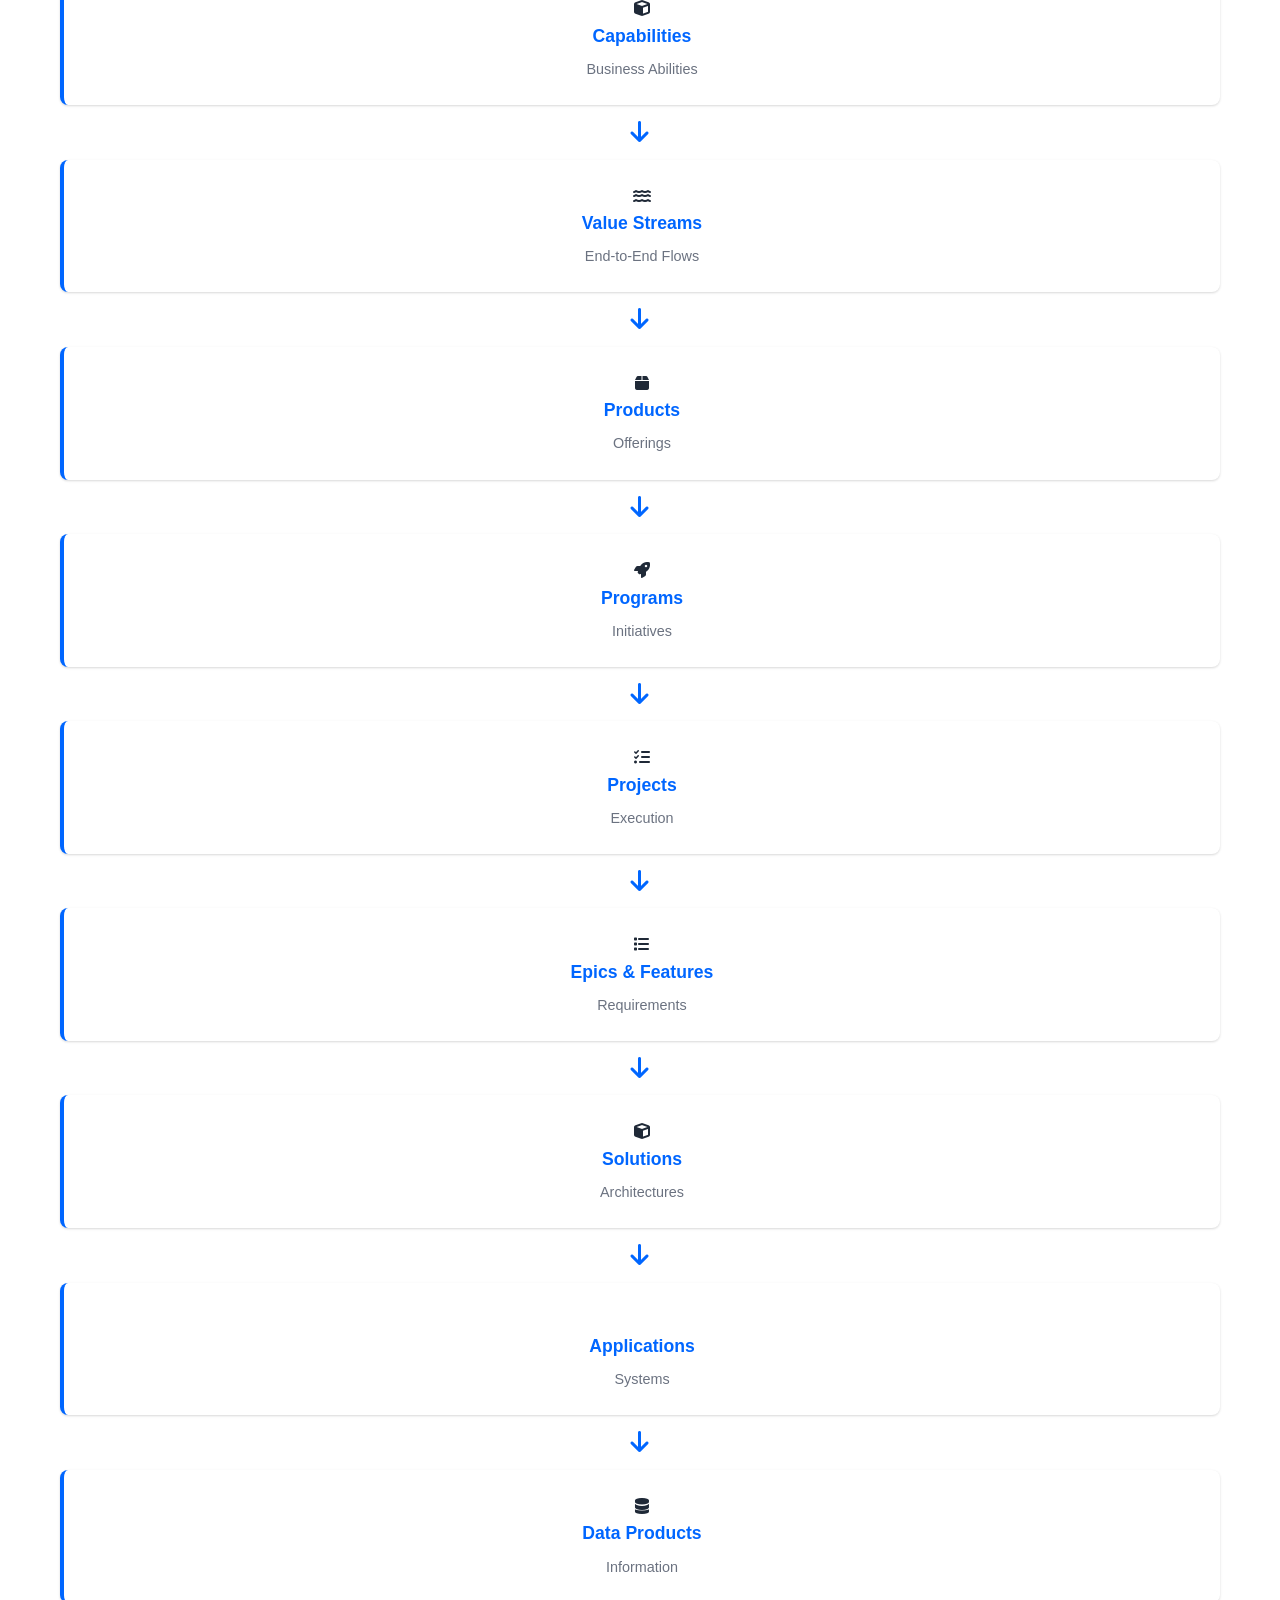
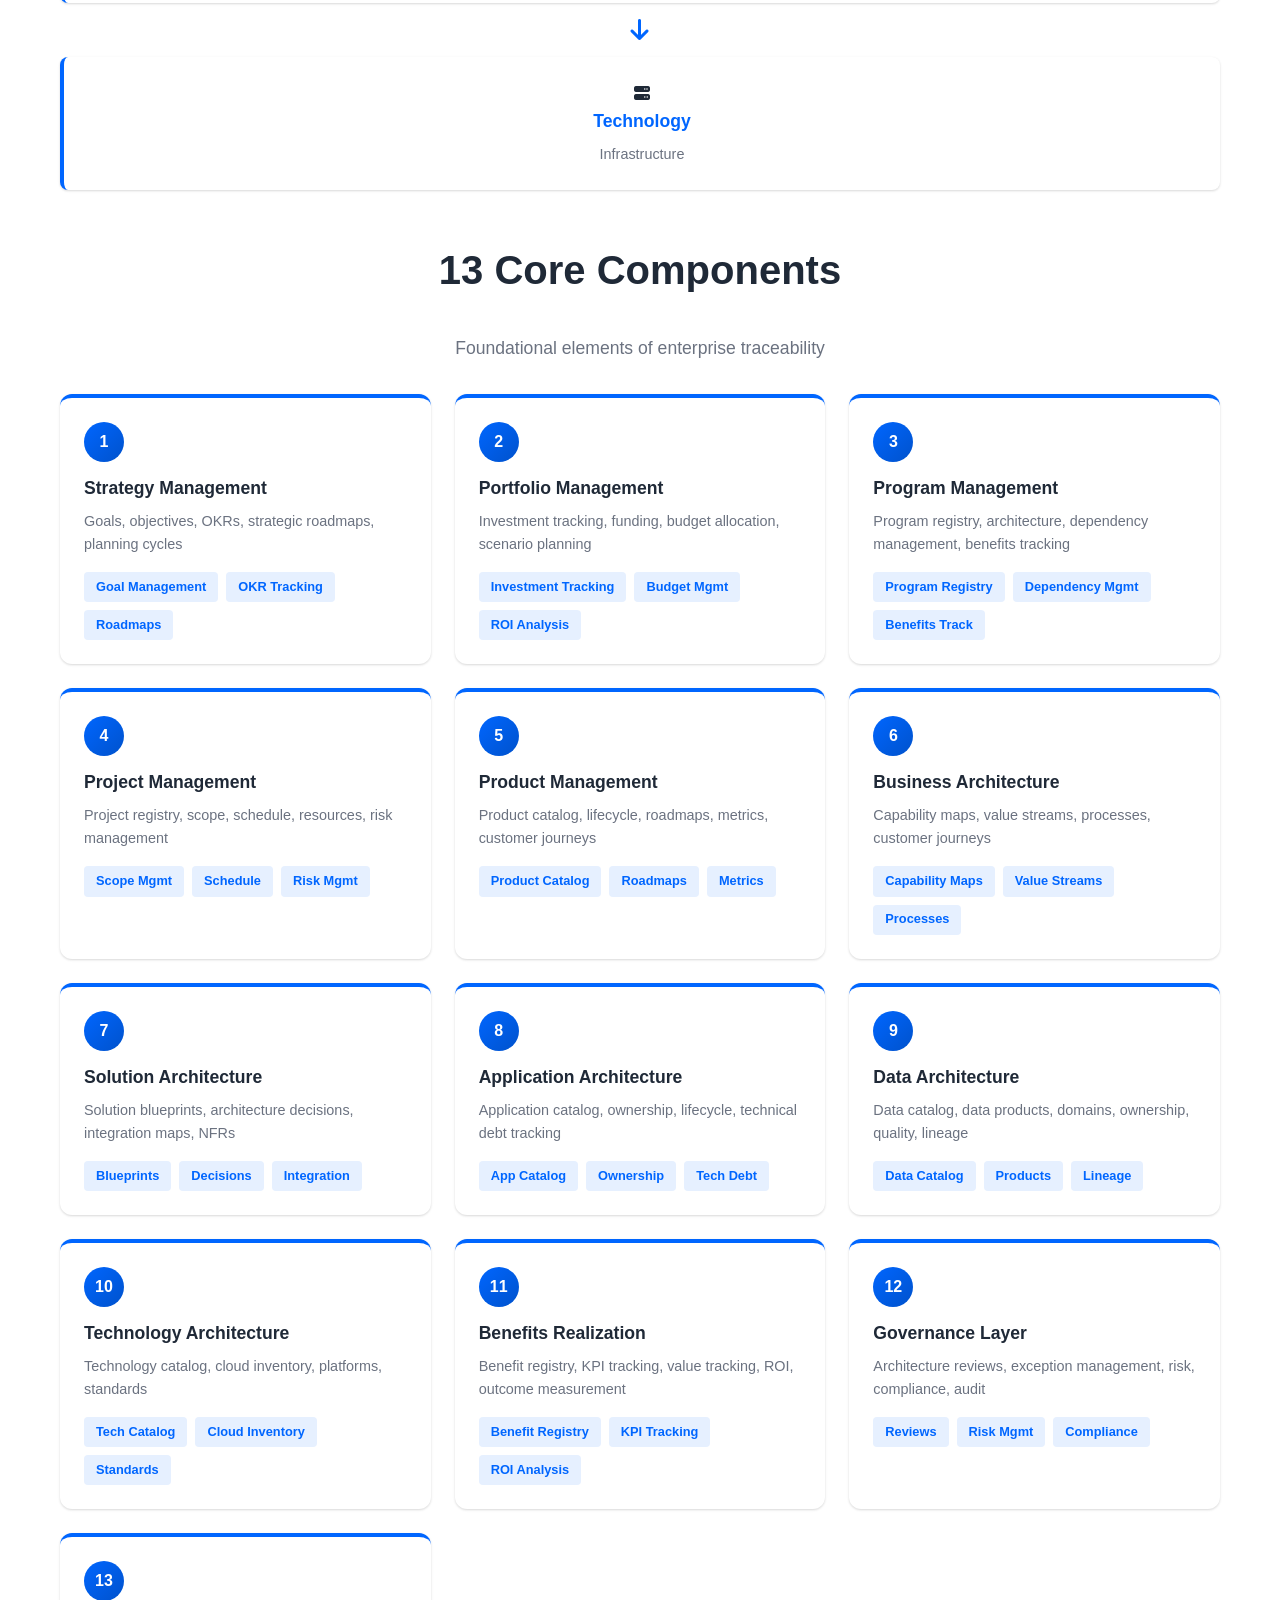
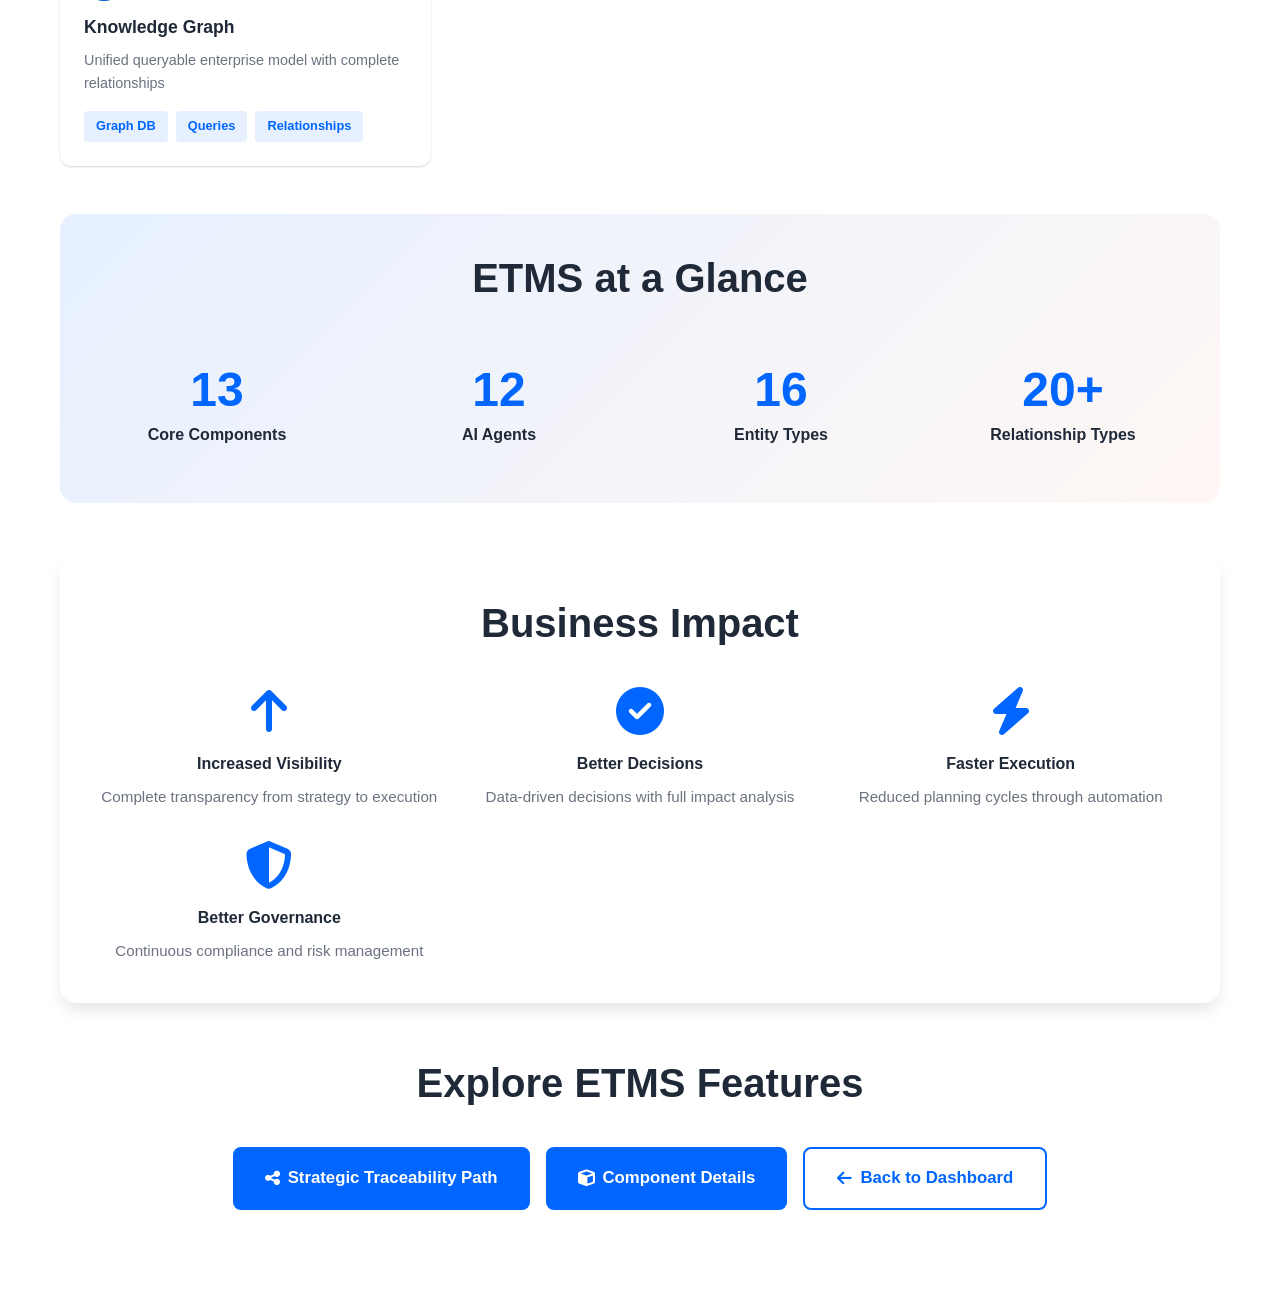
<file: demo/etms-overview.html>
<!DOCTYPE html>
<html lang="en">
<head>
    <meta charset="UTF-8">
    <meta name="viewport" content="width=device-width, initial-scale=1.0">
    <title>TRAZO - ETMS Overview</title>
    <link rel="stylesheet" href="css/style.css">
    <link rel="stylesheet" href="css/etms.css">
    <link rel="stylesheet" href="https://cdnjs.cloudflare.com/ajax/libs/font-awesome/6.4.0/css/all.min.css">
</head>
<body>
    <!-- Navigation -->
    <nav class="navbar">
        <div class="container">
            <div class="logo">
                <i class="fas fa-network-wired"></i>
                <span>TRAZO</span>
            </div>
            <ul class="nav-links">
                <li><a href="index.html">Home</a></li>
                <li><a href="#" class="active">ETMS</a></li>
                <li><a href="etms-traceability.html">Traceability</a></li>
                <li><a href="etms-components.html">Components</a></li>
                <li><a href="dashboard.html">Dashboard</a></li>
            </ul>
        </div>
    </nav>

    <!-- Hero Section -->
    <div class="etms-hero">
        <div class="container">
            <h1>Enterprise Traceability Management System (ETMS)</h1>
            <p>Connect strategy, execution, and value across your entire enterprise</p>
            <div class="hero-badges">
                <span class="badge">13 Core Components</span>
                <span class="badge">12 AI Agents</span>
                <span class="badge">End-to-End Traceability</span>
            </div>
        </div>
    </div>

    <!-- Main Content -->
    <div class="etms-container">
        <div class="container">
            <!-- Core Question -->
            <section class="core-question">
                <div class="question-card">
                    <div class="question-icon">
                        <i class="fas fa-question-circle"></i>
                    </div>
                    <h2>The Core Question</h2>
                    <p class="question-text">"What business value did this technology investment create?"</p>
                    <p class="question-desc">ETMS answers this by maintaining complete traceability from strategic goals to infrastructure investments.</p>
                </div>
            </section>

            <!-- Traceability Chain -->
            <section class="traceability-section">
                <h2>Strategic Traceability Chain</h2>
                <p class="section-subtitle">Complete end-to-end visibility from strategy to execution</p>

                <div class="chain-container">
                    <div class="chain-item">
                        <div class="chain-icon"><i class="fas fa-target"></i></div>
                        <h4>Strategy</h4>
                        <p>Goals & Vision</p>
                    </div>

                    <div class="chain-arrow"><i class="fas fa-arrow-down"></i></div>

                    <div class="chain-item">
                        <div class="chain-icon"><i class="fas fa-bullseye"></i></div>
                        <h4>Objectives</h4>
                        <p>OKRs & KPIs</p>
                    </div>

                    <div class="chain-arrow"><i class="fas fa-arrow-down"></i></div>

                    <div class="chain-item">
                        <div class="chain-icon"><i class="fas fa-chart-line"></i></div>
                        <h4>Outcomes</h4>
                        <p>Business Results</p>
                    </div>

                    <div class="chain-arrow"><i class="fas fa-arrow-down"></i></div>

                    <div class="chain-item">
                        <div class="chain-icon"><i class="fas fa-gift"></i></div>
                        <h4>Benefits</h4>
                        <p>Value Realized</p>
                    </div>

                    <div class="chain-arrow"><i class="fas fa-arrow-down"></i></div>

                    <div class="chain-item">
                        <div class="chain-icon"><i class="fas fa-cube"></i></div>
                        <h4>Capabilities</h4>
                        <p>Business Abilities</p>
                    </div>

                    <div class="chain-arrow"><i class="fas fa-arrow-down"></i></div>

                    <div class="chain-item">
                        <div class="chain-icon"><i class="fas fa-water"></i></div>
                        <h4>Value Streams</h4>
                        <p>End-to-End Flows</p>
                    </div>

                    <div class="chain-arrow"><i class="fas fa-arrow-down"></i></div>

                    <div class="chain-item">
                        <div class="chain-icon"><i class="fas fa-box"></i></div>
                        <h4>Products</h4>
                        <p>Offerings</p>
                    </div>

                    <div class="chain-arrow"><i class="fas fa-arrow-down"></i></div>

                    <div class="chain-item">
                        <div class="chain-icon"><i class="fas fa-rocket"></i></div>
                        <h4>Programs</h4>
                        <p>Initiatives</p>
                    </div>

                    <div class="chain-arrow"><i class="fas fa-arrow-down"></i></div>

                    <div class="chain-item">
                        <div class="chain-icon"><i class="fas fa-tasks"></i></div>
                        <h4>Projects</h4>
                        <p>Execution</p>
                    </div>

                    <div class="chain-arrow"><i class="fas fa-arrow-down"></i></div>

                    <div class="chain-item">
                        <div class="chain-icon"><i class="fas fa-list"></i></div>
                        <h4>Epics & Features</h4>
                        <p>Requirements</p>
                    </div>

                    <div class="chain-arrow"><i class="fas fa-arrow-down"></i></div>

                    <div class="chain-item">
                        <div class="chain-icon"><i class="fas fa-cube"></i></div>
                        <h4>Solutions</h4>
                        <p>Architectures</p>
                    </div>

                    <div class="chain-arrow"><i class="fas fa-arrow-down"></i></div>

                    <div class="chain-item">
                        <div class="chain-icon"><i class="fas fa-app"></i></div>
                        <h4>Applications</h4>
                        <p>Systems</p>
                    </div>

                    <div class="chain-arrow"><i class="fas fa-arrow-down"></i></div>

                    <div class="chain-item">
                        <div class="chain-icon"><i class="fas fa-database"></i></div>
                        <h4>Data Products</h4>
                        <p>Information</p>
                    </div>

                    <div class="chain-arrow"><i class="fas fa-arrow-down"></i></div>

                    <div class="chain-item">
                        <div class="chain-icon"><i class="fas fa-server"></i></div>
                        <h4>Technology</h4>
                        <p>Infrastructure</p>
                    </div>
                </div>
            </section>

            <!-- 13 Components -->
            <section class="components-section">
                <h2>13 Core Components</h2>
                <p class="section-subtitle">Foundational elements of enterprise traceability</p>

                <div class="components-grid">
                    <div class="component-card">
                        <div class="component-number">1</div>
                        <h3>Strategy Management</h3>
                        <p>Goals, objectives, OKRs, strategic roadmaps, planning cycles</p>
                        <div class="component-features">
                            <span>Goal Management</span>
                            <span>OKR Tracking</span>
                            <span>Roadmaps</span>
                        </div>
                    </div>

                    <div class="component-card">
                        <div class="component-number">2</div>
                        <h3>Portfolio Management</h3>
                        <p>Investment tracking, funding, budget allocation, scenario planning</p>
                        <div class="component-features">
                            <span>Investment Tracking</span>
                            <span>Budget Mgmt</span>
                            <span>ROI Analysis</span>
                        </div>
                    </div>

                    <div class="component-card">
                        <div class="component-number">3</div>
                        <h3>Program Management</h3>
                        <p>Program registry, architecture, dependency management, benefits tracking</p>
                        <div class="component-features">
                            <span>Program Registry</span>
                            <span>Dependency Mgmt</span>
                            <span>Benefits Track</span>
                        </div>
                    </div>

                    <div class="component-card">
                        <div class="component-number">4</div>
                        <h3>Project Management</h3>
                        <p>Project registry, scope, schedule, resources, risk management</p>
                        <div class="component-features">
                            <span>Scope Mgmt</span>
                            <span>Schedule</span>
                            <span>Risk Mgmt</span>
                        </div>
                    </div>

                    <div class="component-card">
                        <div class="component-number">5</div>
                        <h3>Product Management</h3>
                        <p>Product catalog, lifecycle, roadmaps, metrics, customer journeys</p>
                        <div class="component-features">
                            <span>Product Catalog</span>
                            <span>Roadmaps</span>
                            <span>Metrics</span>
                        </div>
                    </div>

                    <div class="component-card">
                        <div class="component-number">6</div>
                        <h3>Business Architecture</h3>
                        <p>Capability maps, value streams, processes, customer journeys</p>
                        <div class="component-features">
                            <span>Capability Maps</span>
                            <span>Value Streams</span>
                            <span>Processes</span>
                        </div>
                    </div>

                    <div class="component-card">
                        <div class="component-number">7</div>
                        <h3>Solution Architecture</h3>
                        <p>Solution blueprints, architecture decisions, integration maps, NFRs</p>
                        <div class="component-features">
                            <span>Blueprints</span>
                            <span>Decisions</span>
                            <span>Integration</span>
                        </div>
                    </div>

                    <div class="component-card">
                        <div class="component-number">8</div>
                        <h3>Application Architecture</h3>
                        <p>Application catalog, ownership, lifecycle, technical debt tracking</p>
                        <div class="component-features">
                            <span>App Catalog</span>
                            <span>Ownership</span>
                            <span>Tech Debt</span>
                        </div>
                    </div>

                    <div class="component-card">
                        <div class="component-number">9</div>
                        <h3>Data Architecture</h3>
                        <p>Data catalog, data products, domains, ownership, quality, lineage</p>
                        <div class="component-features">
                            <span>Data Catalog</span>
                            <span>Products</span>
                            <span>Lineage</span>
                        </div>
                    </div>

                    <div class="component-card">
                        <div class="component-number">10</div>
                        <h3>Technology Architecture</h3>
                        <p>Technology catalog, cloud inventory, platforms, standards</p>
                        <div class="component-features">
                            <span>Tech Catalog</span>
                            <span>Cloud Inventory</span>
                            <span>Standards</span>
                        </div>
                    </div>

                    <div class="component-card">
                        <div class="component-number">11</div>
                        <h3>Benefits Realization</h3>
                        <p>Benefit registry, KPI tracking, value tracking, ROI, outcome measurement</p>
                        <div class="component-features">
                            <span>Benefit Registry</span>
                            <span>KPI Tracking</span>
                            <span>ROI Analysis</span>
                        </div>
                    </div>

                    <div class="component-card">
                        <div class="component-number">12</div>
                        <h3>Governance Layer</h3>
                        <p>Architecture reviews, exception management, risk, compliance, audit</p>
                        <div class="component-features">
                            <span>Reviews</span>
                            <span>Risk Mgmt</span>
                            <span>Compliance</span>
                        </div>
                    </div>

                    <div class="component-card">
                        <div class="component-number">13</div>
                        <h3>Knowledge Graph</h3>
                        <p>Unified queryable enterprise model with complete relationships</p>
                        <div class="component-features">
                            <span>Graph DB</span>
                            <span>Queries</span>
                            <span>Relationships</span>
                        </div>
                    </div>
                </div>
            </section>

            <!-- Key Metrics -->
            <section class="key-metrics">
                <h2>ETMS at a Glance</h2>
                <div class="metrics-grid">
                    <div class="metric">
                        <div class="metric-value">13</div>
                        <div class="metric-label">Core Components</div>
                    </div>
                    <div class="metric">
                        <div class="metric-value">12</div>
                        <div class="metric-label">AI Agents</div>
                    </div>
                    <div class="metric">
                        <div class="metric-value">16</div>
                        <div class="metric-label">Entity Types</div>
                    </div>
                    <div class="metric">
                        <div class="metric-value">20+</div>
                        <div class="metric-label">Relationship Types</div>
                    </div>
                </div>
            </section>

            <!-- Benefit -->
            <section class="benefit-section">
                <div class="benefit-card">
                    <h2>Business Impact</h2>
                    <div class="benefit-grid">
                        <div class="benefit-item">
                            <i class="fas fa-arrow-up"></i>
                            <h4>Increased Visibility</h4>
                            <p>Complete transparency from strategy to execution</p>
                        </div>
                        <div class="benefit-item">
                            <i class="fas fa-check-circle"></i>
                            <h4>Better Decisions</h4>
                            <p>Data-driven decisions with full impact analysis</p>
                        </div>
                        <div class="benefit-item">
                            <i class="fas fa-bolt"></i>
                            <h4>Faster Execution</h4>
                            <p>Reduced planning cycles through automation</p>
                        </div>
                        <div class="benefit-item">
                            <i class="fas fa-shield-alt"></i>
                            <h4>Better Governance</h4>
                            <p>Continuous compliance and risk management</p>
                        </div>
                    </div>
                </div>
            </section>

            <!-- CTA -->
            <section class="cta-section">
                <h2>Explore ETMS Features</h2>
                <div class="cta-buttons">
                    <a href="etms-traceability.html" class="btn-primary btn-large">
                        <i class="fas fa-share-alt"></i> Strategic Traceability Path
                    </a>
                    <a href="etms-components.html" class="btn-primary btn-large">
                        <i class="fas fa-cube"></i> Component Details
                    </a>
                    <a href="dashboard.html" class="btn-secondary btn-large">
                        <i class="fas fa-arrow-left"></i> Back to Dashboard
                    </a>
                </div>
            </section>
        </div>
    </div>

    <script src="js/script.js"></script>
</body>
</html>
</file>
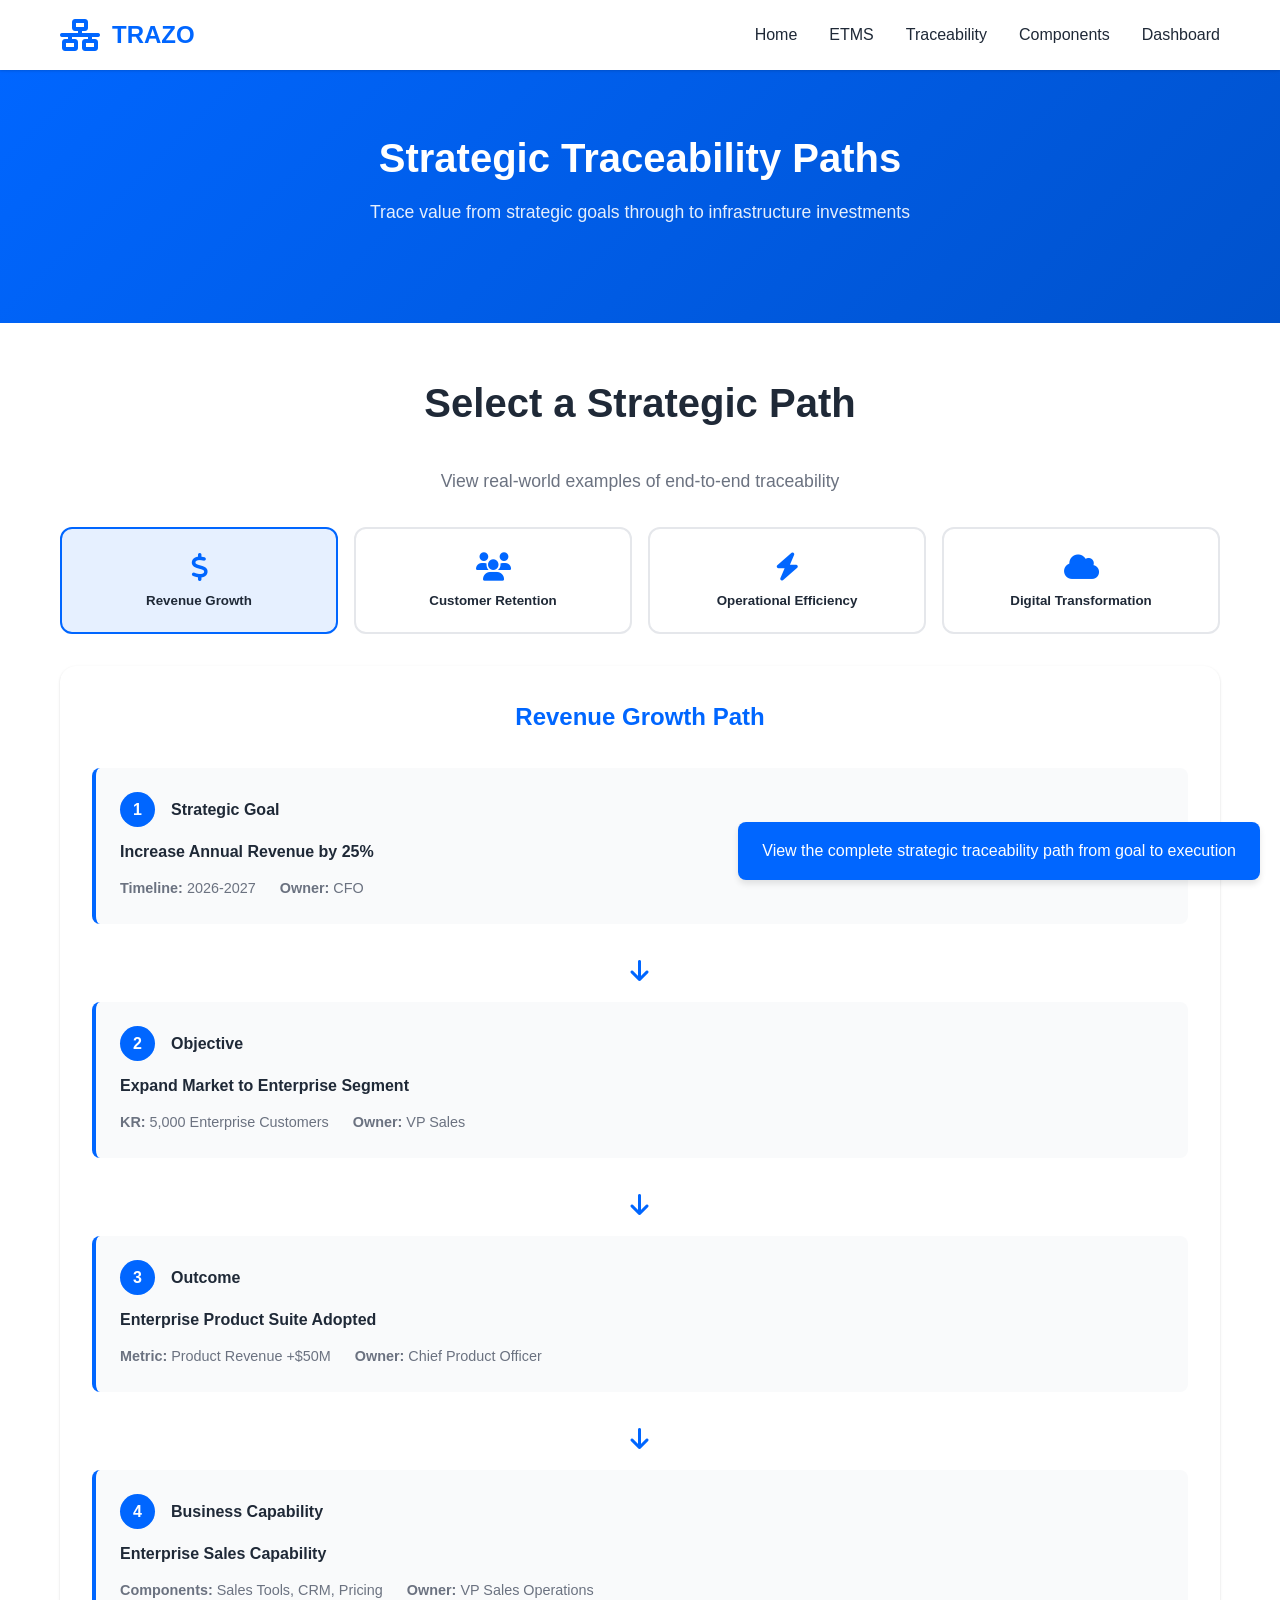
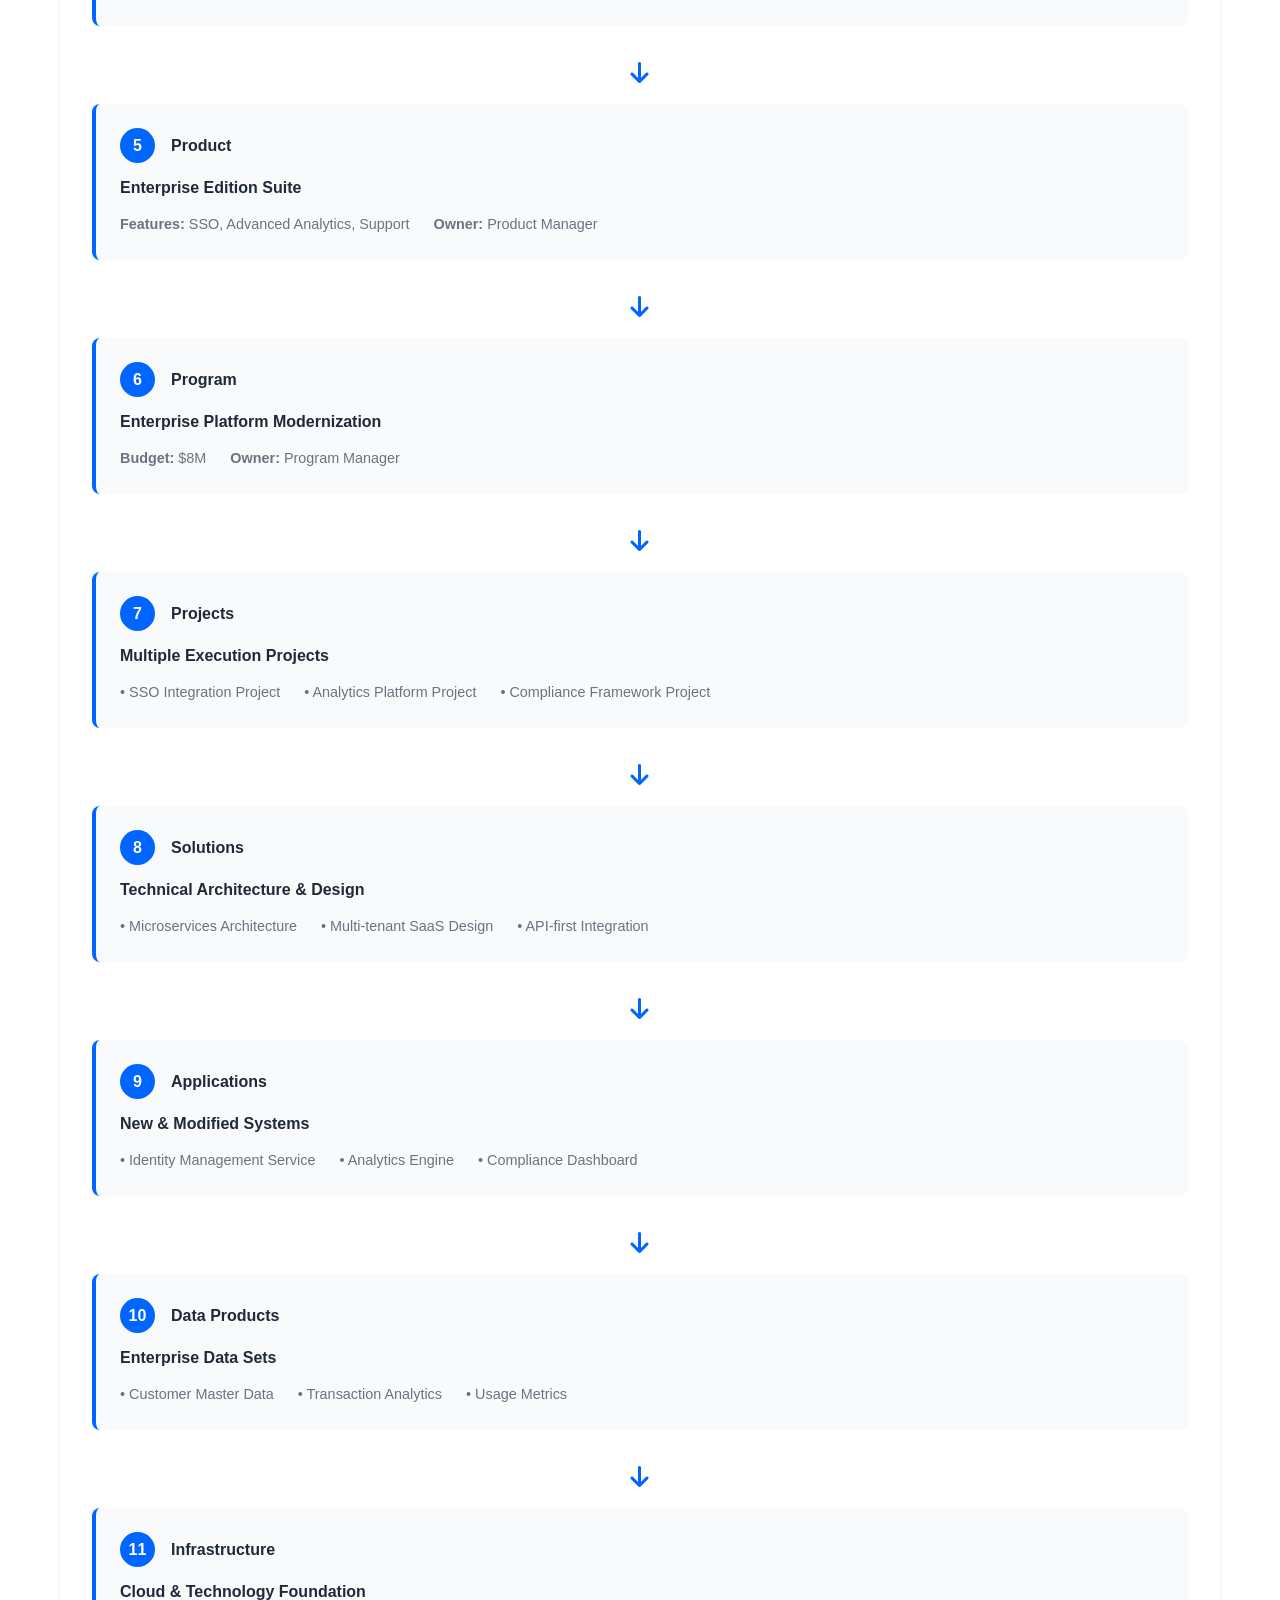
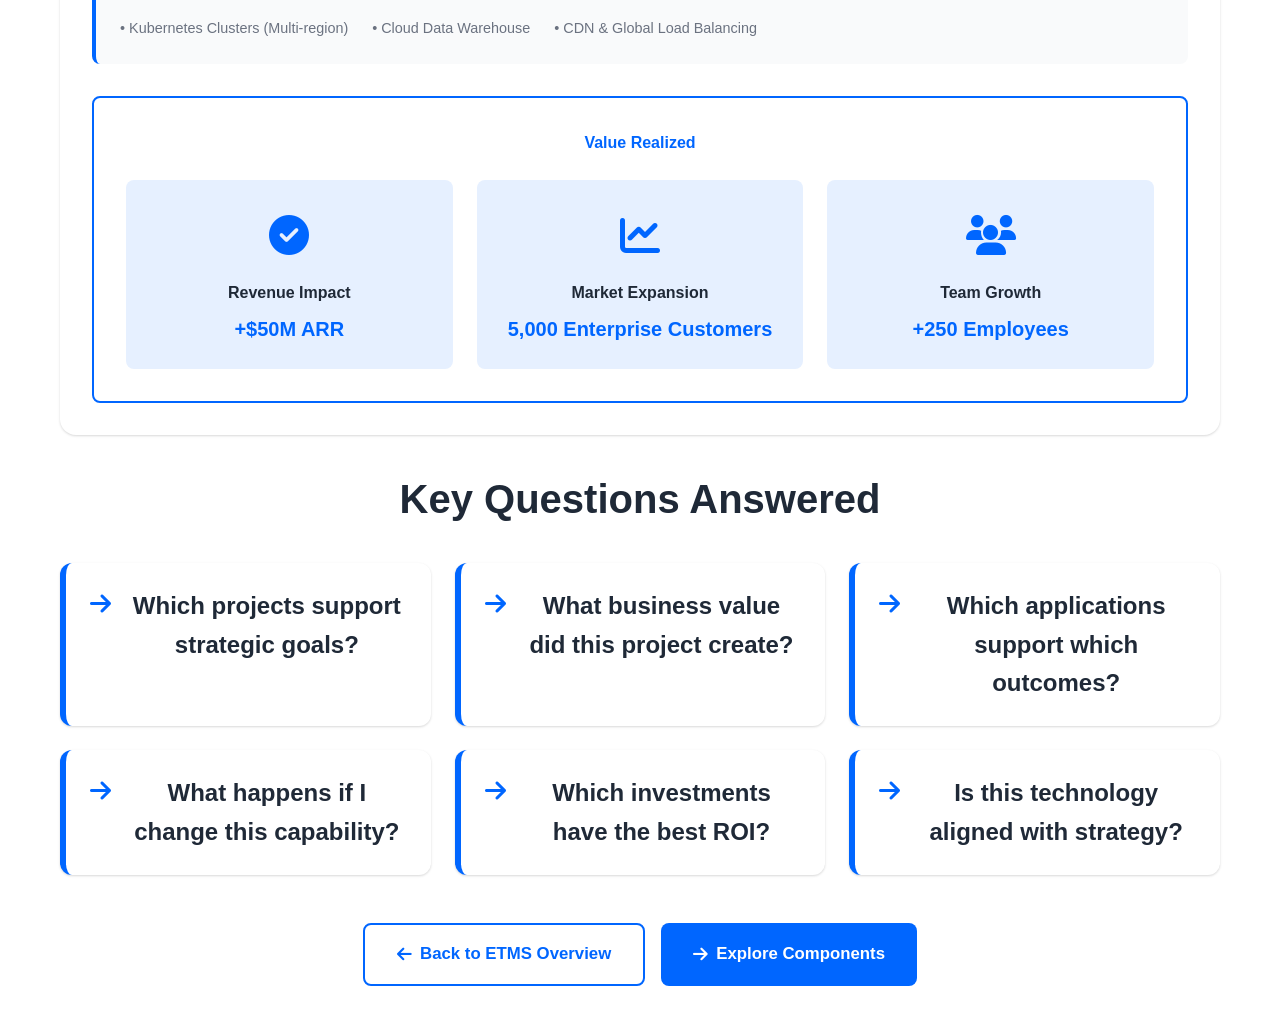
<file: demo/etms-traceability.html>
<!DOCTYPE html>
<html lang="en">
<head>
    <meta charset="UTF-8">
    <meta name="viewport" content="width=device-width, initial-scale=1.0">
    <title>TRAZO - Strategic Traceability Path</title>
    <link rel="stylesheet" href="css/style.css">
    <link rel="stylesheet" href="css/etms.css">
    <link rel="stylesheet" href="https://cdnjs.cloudflare.com/ajax/libs/font-awesome/6.4.0/css/all.min.css">
</head>
<body>
    <!-- Navigation -->
    <nav class="navbar">
        <div class="container">
            <div class="logo">
                <i class="fas fa-network-wired"></i>
                <span>TRAZO</span>
            </div>
            <ul class="nav-links">
                <li><a href="index.html">Home</a></li>
                <li><a href="etms-overview.html">ETMS</a></li>
                <li><a href="#" class="active">Traceability</a></li>
                <li><a href="etms-components.html">Components</a></li>
                <li><a href="dashboard.html">Dashboard</a></li>
            </ul>
        </div>
    </nav>

    <!-- Header -->
    <div class="etms-hero">
        <div class="container">
            <h1>Strategic Traceability Paths</h1>
            <p>Trace value from strategic goals through to infrastructure investments</p>
        </div>
    </div>

    <!-- Main Content -->
    <div class="etms-container">
        <div class="container">
            <!-- Path Selector -->
            <section class="path-selector">
                <h2>Select a Strategic Path</h2>
                <p class="section-subtitle">View real-world examples of end-to-end traceability</p>

                <div class="path-buttons">
                    <button class="path-btn active" onclick="showPath('revenue')">
                        <i class="fas fa-dollar-sign"></i>
                        <span>Revenue Growth</span>
                    </button>
                    <button class="path-btn" onclick="showPath('retention')">
                        <i class="fas fa-users"></i>
                        <span>Customer Retention</span>
                    </button>
                    <button class="path-btn" onclick="showPath('efficiency')">
                        <i class="fas fa-bolt"></i>
                        <span>Operational Efficiency</span>
                    </button>
                    <button class="path-btn" onclick="showPath('digital')">
                        <i class="fas fa-cloud"></i>
                        <span>Digital Transformation</span>
                    </button>
                </div>
            </section>

            <!-- Path Visualization -->
            <section class="path-visualization">
                <!-- Revenue Growth Path -->
                <div id="revenue-path" class="path-flow active">
                    <h3>Revenue Growth Path</h3>

                    <div class="path-step">
                        <div class="step-header">
                            <span class="step-number">1</span>
                            <h4>Strategic Goal</h4>
                        </div>
                        <div class="step-content">
                            <p class="step-name">Increase Annual Revenue by 25%</p>
                            <div class="step-details">
                                <span class="detail"><strong>Timeline:</strong> 2026-2027</span>
                                <span class="detail"><strong>Owner:</strong> CFO</span>
                            </div>
                        </div>
                    </div>

                    <div class="step-connector"><i class="fas fa-arrow-down"></i></div>

                    <div class="path-step">
                        <div class="step-header">
                            <span class="step-number">2</span>
                            <h4>Objective</h4>
                        </div>
                        <div class="step-content">
                            <p class="step-name">Expand Market to Enterprise Segment</p>
                            <div class="step-details">
                                <span class="detail"><strong>KR:</strong> 5,000 Enterprise Customers</span>
                                <span class="detail"><strong>Owner:</strong> VP Sales</span>
                            </div>
                        </div>
                    </div>

                    <div class="step-connector"><i class="fas fa-arrow-down"></i></div>

                    <div class="path-step">
                        <div class="step-header">
                            <span class="step-number">3</span>
                            <h4>Outcome</h4>
                        </div>
                        <div class="step-content">
                            <p class="step-name">Enterprise Product Suite Adopted</p>
                            <div class="step-details">
                                <span class="detail"><strong>Metric:</strong> Product Revenue +$50M</span>
                                <span class="detail"><strong>Owner:</strong> Chief Product Officer</span>
                            </div>
                        </div>
                    </div>

                    <div class="step-connector"><i class="fas fa-arrow-down"></i></div>

                    <div class="path-step">
                        <div class="step-header">
                            <span class="step-number">4</span>
                            <h4>Business Capability</h4>
                        </div>
                        <div class="step-content">
                            <p class="step-name">Enterprise Sales Capability</p>
                            <div class="step-details">
                                <span class="detail"><strong>Components:</strong> Sales Tools, CRM, Pricing</span>
                                <span class="detail"><strong>Owner:</strong> VP Sales Operations</span>
                            </div>
                        </div>
                    </div>

                    <div class="step-connector"><i class="fas fa-arrow-down"></i></div>

                    <div class="path-step">
                        <div class="step-header">
                            <span class="step-number">5</span>
                            <h4>Product</h4>
                        </div>
                        <div class="step-content">
                            <p class="step-name">Enterprise Edition Suite</p>
                            <div class="step-details">
                                <span class="detail"><strong>Features:</strong> SSO, Advanced Analytics, Support</span>
                                <span class="detail"><strong>Owner:</strong> Product Manager</span>
                            </div>
                        </div>
                    </div>

                    <div class="step-connector"><i class="fas fa-arrow-down"></i></div>

                    <div class="path-step">
                        <div class="step-header">
                            <span class="step-number">6</span>
                            <h4>Program</h4>
                        </div>
                        <div class="step-content">
                            <p class="step-name">Enterprise Platform Modernization</p>
                            <div class="step-details">
                                <span class="detail"><strong>Budget:</strong> $8M</span>
                                <span class="detail"><strong>Owner:</strong> Program Manager</span>
                            </div>
                        </div>
                    </div>

                    <div class="step-connector"><i class="fas fa-arrow-down"></i></div>

                    <div class="path-step">
                        <div class="step-header">
                            <span class="step-number">7</span>
                            <h4>Projects</h4>
                        </div>
                        <div class="step-content">
                            <p class="step-name">Multiple Execution Projects</p>
                            <div class="step-details">
                                <span class="detail">• SSO Integration Project</span>
                                <span class="detail">• Analytics Platform Project</span>
                                <span class="detail">• Compliance Framework Project</span>
                            </div>
                        </div>
                    </div>

                    <div class="step-connector"><i class="fas fa-arrow-down"></i></div>

                    <div class="path-step">
                        <div class="step-header">
                            <span class="step-number">8</span>
                            <h4>Solutions</h4>
                        </div>
                        <div class="step-content">
                            <p class="step-name">Technical Architecture & Design</p>
                            <div class="step-details">
                                <span class="detail">• Microservices Architecture</span>
                                <span class="detail">• Multi-tenant SaaS Design</span>
                                <span class="detail">• API-first Integration</span>
                            </div>
                        </div>
                    </div>

                    <div class="step-connector"><i class="fas fa-arrow-down"></i></div>

                    <div class="path-step">
                        <div class="step-header">
                            <span class="step-number">9</span>
                            <h4>Applications</h4>
                        </div>
                        <div class="step-content">
                            <p class="step-name">New & Modified Systems</p>
                            <div class="step-details">
                                <span class="detail">• Identity Management Service</span>
                                <span class="detail">• Analytics Engine</span>
                                <span class="detail">• Compliance Dashboard</span>
                            </div>
                        </div>
                    </div>

                    <div class="step-connector"><i class="fas fa-arrow-down"></i></div>

                    <div class="path-step">
                        <div class="step-header">
                            <span class="step-number">10</span>
                            <h4>Data Products</h4>
                        </div>
                        <div class="step-content">
                            <p class="step-name">Enterprise Data Sets</p>
                            <div class="step-details">
                                <span class="detail">• Customer Master Data</span>
                                <span class="detail">• Transaction Analytics</span>
                                <span class="detail">• Usage Metrics</span>
                            </div>
                        </div>
                    </div>

                    <div class="step-connector"><i class="fas fa-arrow-down"></i></div>

                    <div class="path-step">
                        <div class="step-header">
                            <span class="step-number">11</span>
                            <h4>Infrastructure</h4>
                        </div>
                        <div class="step-content">
                            <p class="step-name">Cloud & Technology Foundation</p>
                            <div class="step-details">
                                <span class="detail">• Kubernetes Clusters (Multi-region)</span>
                                <span class="detail">• Cloud Data Warehouse</span>
                                <span class="detail">• CDN & Global Load Balancing</span>
                            </div>
                        </div>
                    </div>

                    <div class="value-realization">
                        <h4>Value Realized</h4>
                        <div class="value-metrics">
                            <div class="value-metric">
                                <div class="value-icon"><i class="fas fa-check-circle"></i></div>
                                <div class="value-info">
                                    <p class="value-name">Revenue Impact</p>
                                    <p class="value-amount">+$50M ARR</p>
                                </div>
                            </div>
                            <div class="value-metric">
                                <div class="value-icon"><i class="fas fa-chart-line"></i></div>
                                <div class="value-info">
                                    <p class="value-name">Market Expansion</p>
                                    <p class="value-amount">5,000 Enterprise Customers</p>
                                </div>
                            </div>
                            <div class="value-metric">
                                <div class="value-icon"><i class="fas fa-users"></i></div>
                                <div class="value-info">
                                    <p class="value-name">Team Growth</p>
                                    <p class="value-amount">+250 Employees</p>
                                </div>
                            </div>
                        </div>
                    </div>
                </div>

                <!-- Other Paths (Similar Structure) -->
                <div id="retention-path" class="path-flow" style="display: none;">
                    <h3>Customer Retention Path</h3>
                    <div class="path-step">
                        <div class="step-header">
                            <span class="step-number">1</span>
                            <h4>Strategic Goal</h4>
                        </div>
                        <div class="step-content">
                            <p class="step-name">Increase Customer Retention from 87% to 95%</p>
                        </div>
                    </div>
                    <div class="step-connector"><i class="fas fa-arrow-down"></i></div>
                    <div class="path-step">
                        <div class="step-header">
                            <span class="step-number">2-11</span>
                            <h4>Traceability Chain</h4>
                        </div>
                        <div class="step-content">
                            <p>Objective → Outcome → Capability → Product → Program → Projects → Solutions → Applications → Data → Infrastructure</p>
                        </div>
                    </div>
                    <div class="value-realization">
                        <h4>Value Realized</h4>
                        <p><strong>Retention Improvement:</strong> +8% = $12M additional ARR<br><strong>Churn Reduction:</strong> 500 fewer customer losses annually</p>
                    </div>
                </div>

                <div id="efficiency-path" class="path-flow" style="display: none;">
                    <h3>Operational Efficiency Path</h3>
                    <div class="path-step">
                        <div class="step-header">
                            <span class="step-number">1</span>
                            <h4>Strategic Goal</h4>
                        </div>
                        <div class="step-content">
                            <p class="step-name">Reduce Operational Costs by 20%</p>
                        </div>
                    </div>
                    <div class="step-connector"><i class="fas fa-arrow-down"></i></div>
                    <div class="path-step">
                        <div class="step-header">
                            <span class="step-number">2-11</span>
                            <h4>Traceability Chain</h4>
                        </div>
                        <div class="step-content">
                            <p>Objective → Outcome → Capability → Product → Program → Projects → Solutions → Applications → Data → Infrastructure</p>
                        </div>
                    </div>
                    <div class="value-realization">
                        <h4>Value Realized</h4>
                        <p><strong>Cost Savings:</strong> $5M annually<br><strong>Automation:</strong> 10,000 hours/year saved</p>
                    </div>
                </div>

                <div id="digital-path" class="path-flow" style="display: none;">
                    <h3>Digital Transformation Path</h3>
                    <div class="path-step">
                        <div class="step-header">
                            <span class="step-number">1</span>
                            <h4>Strategic Goal</h4>
                        </div>
                        <div class="step-content">
                            <p class="step-name">Transform to Cloud-Native Organization</p>
                        </div>
                    </div>
                    <div class="step-connector"><i class="fas fa-arrow-down"></i></div>
                    <div class="path-step">
                        <div class="step-header">
                            <span class="step-number">2-11</span>
                            <h4>Traceability Chain</h4>
                        </div>
                        <div class="step-content">
                            <p>Objective → Outcome → Capability → Product → Program → Projects → Solutions → Applications → Data → Infrastructure</p>
                        </div>
                    </div>
                    <div class="value-realization">
                        <h4>Value Realized</h4>
                        <p><strong>Agility:</strong> 3x faster deployment<br><strong>Reliability:</strong> 99.99% uptime<br><strong>Scalability:</strong> 10x growth capacity</p>
                    </div>
                </div>
            </section>

            <!-- Key Questions -->
            <section class="key-questions">
                <h2>Key Questions Answered</h2>
                <div class="questions-grid">
                    <div class="question-card">
                        <i class="fas fa-arrow-right"></i>
                        <p class="question-text">Which projects support strategic goals?</p>
                    </div>
                    <div class="question-card">
                        <i class="fas fa-arrow-right"></i>
                        <p class="question-text">What business value did this project create?</p>
                    </div>
                    <div class="question-card">
                        <i class="fas fa-arrow-right"></i>
                        <p class="question-text">Which applications support which outcomes?</p>
                    </div>
                    <div class="question-card">
                        <i class="fas fa-arrow-right"></i>
                        <p class="question-text">What happens if I change this capability?</p>
                    </div>
                    <div class="question-card">
                        <i class="fas fa-arrow-right"></i>
                        <p class="question-text">Which investments have the best ROI?</p>
                    </div>
                    <div class="question-card">
                        <i class="fas fa-arrow-right"></i>
                        <p class="question-text">Is this technology aligned with strategy?</p>
                    </div>
                </div>
            </section>

            <!-- Navigation -->
            <section class="nav-section">
                <a href="etms-overview.html" class="btn-secondary btn-large">
                    <i class="fas fa-arrow-left"></i> Back to ETMS Overview
                </a>
                <a href="etms-components.html" class="btn-primary btn-large">
                    <i class="fas fa-arrow-right"></i> Explore Components
                </a>
            </section>
        </div>
    </div>

    <script src="js/script.js"></script>
    <script src="js/etms-traceability.js"></script>
</body>
</html>
</file>
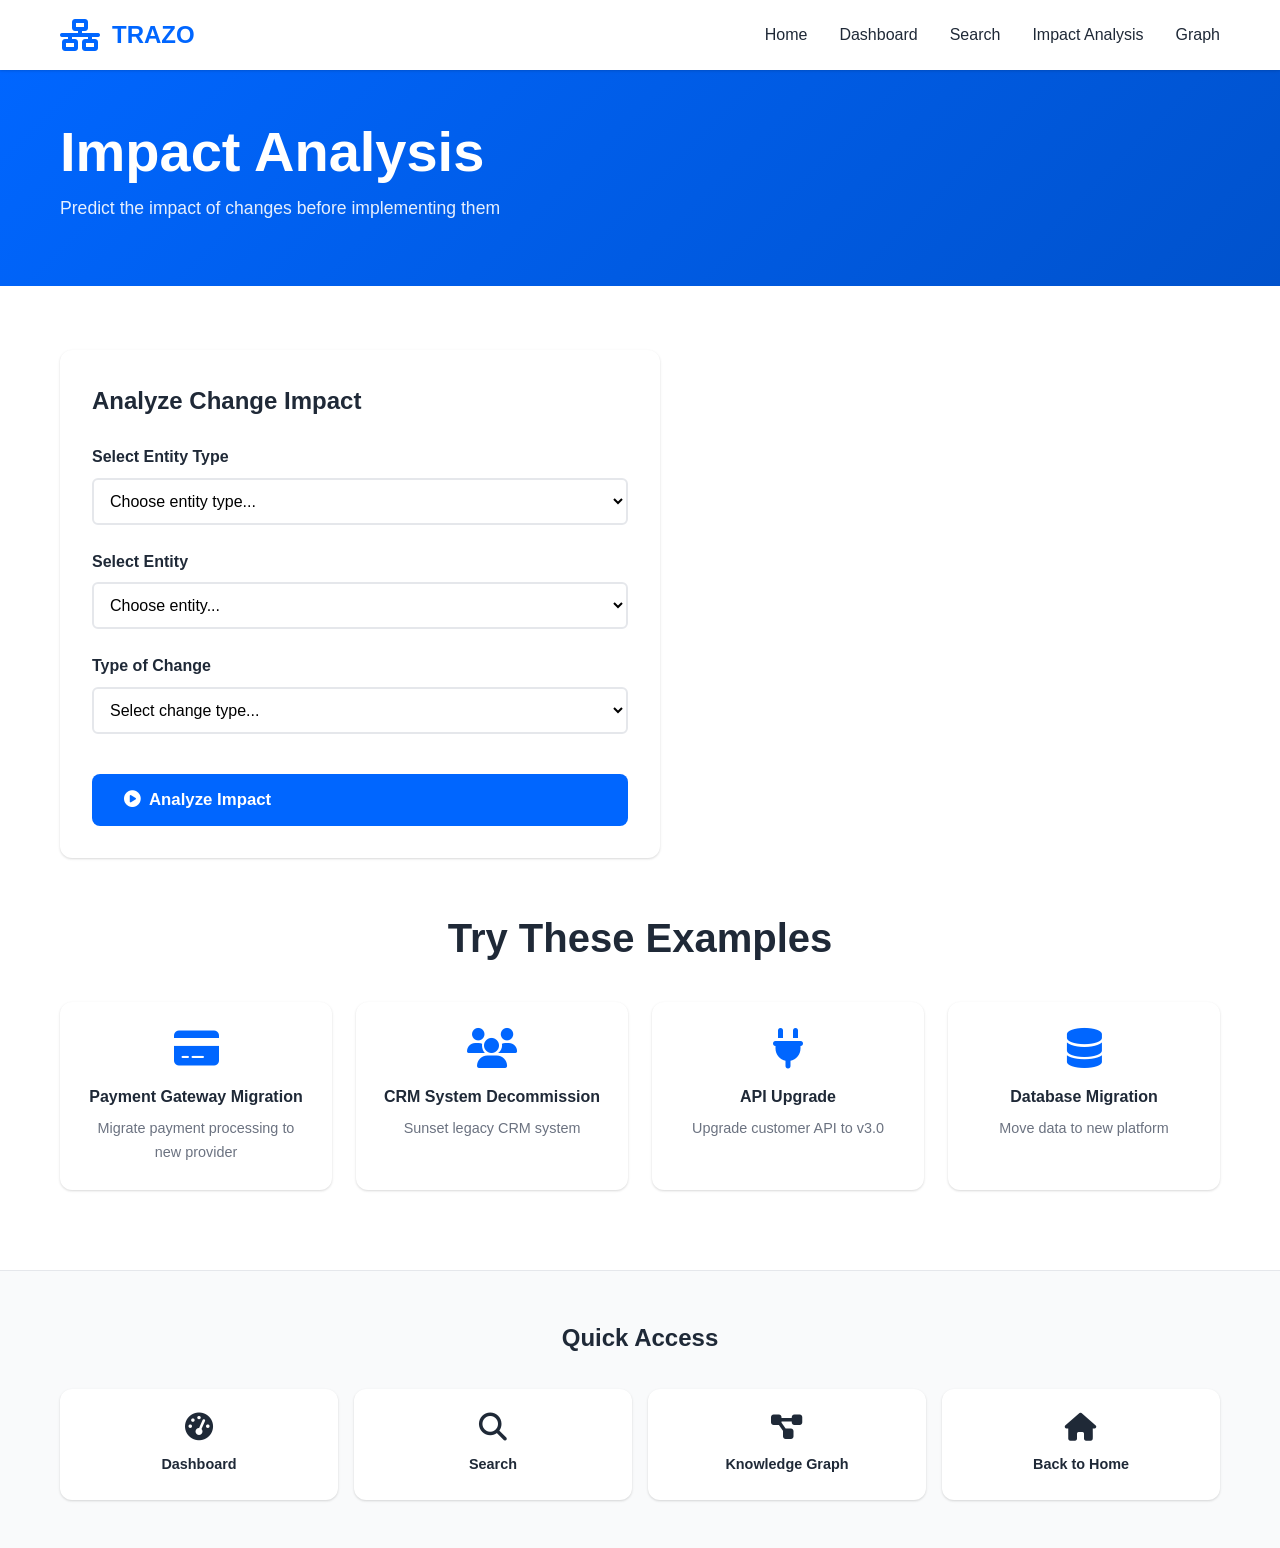
<file: demo/impact-analysis.html>
<!DOCTYPE html>
<html lang="en">
<head>
    <meta charset="UTF-8">
    <meta name="viewport" content="width=device-width, initial-scale=1.0">
    <title>TRAZO - Impact Analysis</title>
    <link rel="stylesheet" href="css/style.css">
    <link rel="stylesheet" href="css/impact-analysis.css">
    <link rel="stylesheet" href="https://cdnjs.cloudflare.com/ajax/libs/font-awesome/6.4.0/css/all.min.css">
</head>
<body>
    <!-- Navigation -->
    <nav class="navbar">
        <div class="container">
            <div class="logo">
                <i class="fas fa-network-wired"></i>
                <span>TRAZO</span>
            </div>
            <ul class="nav-links">
                <li><a href="index.html">Home</a></li>
                <li><a href="dashboard.html">Dashboard</a></li>
                <li><a href="search.html">Search</a></li>
                <li><a href="#" class="active">Impact Analysis</a></li>
                <li><a href="graph.html">Graph</a></li>
            </ul>
        </div>
    </nav>

    <!-- Impact Analysis Header -->
    <div class="impact-header">
        <div class="container">
            <h1>Impact Analysis</h1>
            <p>Predict the impact of changes before implementing them</p>
        </div>
    </div>

    <!-- Impact Analysis Container -->
    <div class="impact-container">
        <div class="container">
            <!-- Input Section -->
            <div class="impact-input-section">
                <h2>Analyze Change Impact</h2>

                <div class="input-group">
                    <label for="entityType">Select Entity Type</label>
                    <select id="entityType" onchange="updateEntities()">
                        <option value="">Choose entity type...</option>
                        <option value="application">Application</option>
                        <option value="api">API</option>
                        <option value="dataproduct">Data Product</option>
                        <option value="process">Process</option>
                    </select>
                </div>

                <div class="input-group">
                    <label for="entitySelect">Select Entity</label>
                    <select id="entitySelect">
                        <option value="">Choose entity...</option>
                    </select>
                </div>

                <div class="input-group">
                    <label for="changeType">Type of Change</label>
                    <select id="changeType">
                        <option value="">Select change type...</option>
                        <option value="decommission">Decommission / Sunset</option>
                        <option value="migrate">Migrate / Move</option>
                        <option value="update">Update / Upgrade</option>
                        <option value="dependency">Add / Change Dependency</option>
                        <option value="scale">Scale Infrastructure</option>
                    </select>
                </div>

                <button class="btn-primary btn-large" onclick="analyzeImpact()" style="width: 100%; margin-top: 1rem;">
                    <i class="fas fa-play-circle"></i> Analyze Impact
                </button>
            </div>

            <!-- Results Section -->
            <div id="resultsSection" class="results-section" style="display: none;">
                <!-- Impact Overview -->
                <div class="impact-overview">
                    <h2>Impact Analysis Results</h2>

                    <div id="selectedEntity" class="selected-entity-card">
                        <!-- Populated by JS -->
                    </div>

                    <!-- Impact Metrics -->
                    <div class="impact-metrics">
                        <div class="metric">
                            <div class="metric-icon"><i class="fas fa-sitemap"></i></div>
                            <div class="metric-content">
                                <p class="metric-label">Direct Impact</p>
                                <p id="directImpact" class="metric-value">0</p>
                                <p class="metric-desc">systems directly affected</p>
                            </div>
                        </div>
                        <div class="metric">
                            <div class="metric-icon"><i class="fas fa-share-alt"></i></div>
                            <div class="metric-content">
                                <p class="metric-label">Indirect Impact</p>
                                <p id="indirectImpact" class="metric-value">0</p>
                                <p class="metric-desc">systems indirectly affected</p>
                            </div>
                        </div>
                        <div class="metric">
                            <div class="metric-icon"><i class="fas fa-exclamation-triangle"></i></div>
                            <div class="metric-content">
                                <p class="metric-label">Associated Risks</p>
                                <p id="associatedRisks" class="metric-value">0</p>
                                <p class="metric-desc">risks identified</p>
                            </div>
                        </div>
                        <div class="metric">
                            <div class="metric-icon"><i class="fas fa-clock"></i></div>
                            <div class="metric-content">
                                <p class="metric-label">Estimated Effort</p>
                                <p id="estimatedEffort" class="metric-value">2-4</p>
                                <p class="metric-desc">weeks</p>
                            </div>
                        </div>
                    </div>
                </div>

                <!-- Impacted Systems -->
                <div class="impacted-systems">
                    <h3>Impacted Systems</h3>
                    <div id="impactedList" class="impacted-list">
                        <!-- Populated by JS -->
                    </div>
                </div>

                <!-- Associated Risks -->
                <div class="associated-risks">
                    <h3>Associated Risks</h3>
                    <div id="risksList" class="risks-list">
                        <!-- Populated by JS -->
                    </div>
                </div>

                <!-- Mitigation Plan -->
                <div class="mitigation-plan">
                    <h3>Recommended Mitigation Plan</h3>
                    <div id="mitigationSteps" class="mitigation-steps">
                        <!-- Populated by JS -->
                    </div>
                </div>

                <!-- Action Items -->
                <div class="action-items">
                    <h3>Next Steps</h3>
                    <div class="action-buttons">
                        <button class="btn-primary" onclick="exportAnalysis()">
                            <i class="fas fa-download"></i> Export Analysis
                        </button>
                        <button class="btn-secondary" onclick="shareAnalysis()">
                            <i class="fas fa-share-alt"></i> Share Analysis
                        </button>
                        <button class="btn-secondary" onclick="resetAnalysis()">
                            <i class="fas fa-redo"></i> New Analysis
                        </button>
                    </div>
                </div>
            </div>

            <!-- Example Scenarios -->
            <div id="examplesSection" class="examples-section">
                <h2>Try These Examples</h2>
                <div class="examples-grid">
                    <div class="example-card" onclick="loadExample('payment')">
                        <i class="fas fa-credit-card"></i>
                        <h4>Payment Gateway Migration</h4>
                        <p>Migrate payment processing to new provider</p>
                    </div>
                    <div class="example-card" onclick="loadExample('crm')">
                        <i class="fas fa-users"></i>
                        <h4>CRM System Decommission</h4>
                        <p>Sunset legacy CRM system</p>
                    </div>
                    <div class="example-card" onclick="loadExample('api')">
                        <i class="fas fa-plug"></i>
                        <h4>API Upgrade</h4>
                        <p>Upgrade customer API to v3.0</p>
                    </div>
                    <div class="example-card" onclick="loadExample('database')">
                        <i class="fas fa-database"></i>
                        <h4>Database Migration</h4>
                        <p>Move data to new platform</p>
                    </div>
                </div>
            </div>
        </div>
    </div>

    <!-- Quick Links -->
    <section class="quick-links">
        <div class="container">
            <h3>Quick Access</h3>
            <div class="links-grid">
                <a href="dashboard.html" class="quick-link">
                    <i class="fas fa-tachometer-alt"></i>
                    <span>Dashboard</span>
                </a>
                <a href="search.html" class="quick-link">
                    <i class="fas fa-search"></i>
                    <span>Search</span>
                </a>
                <a href="graph.html" class="quick-link">
                    <i class="fas fa-diagram-project"></i>
                    <span>Knowledge Graph</span>
                </a>
                <a href="index.html" class="quick-link">
                    <i class="fas fa-home"></i>
                    <span>Back to Home</span>
                </a>
            </div>
        </div>
    </section>

    <script src="js/script.js"></script>
    <script src="js/impact-analysis.js"></script>
</body>
</html>
</file>
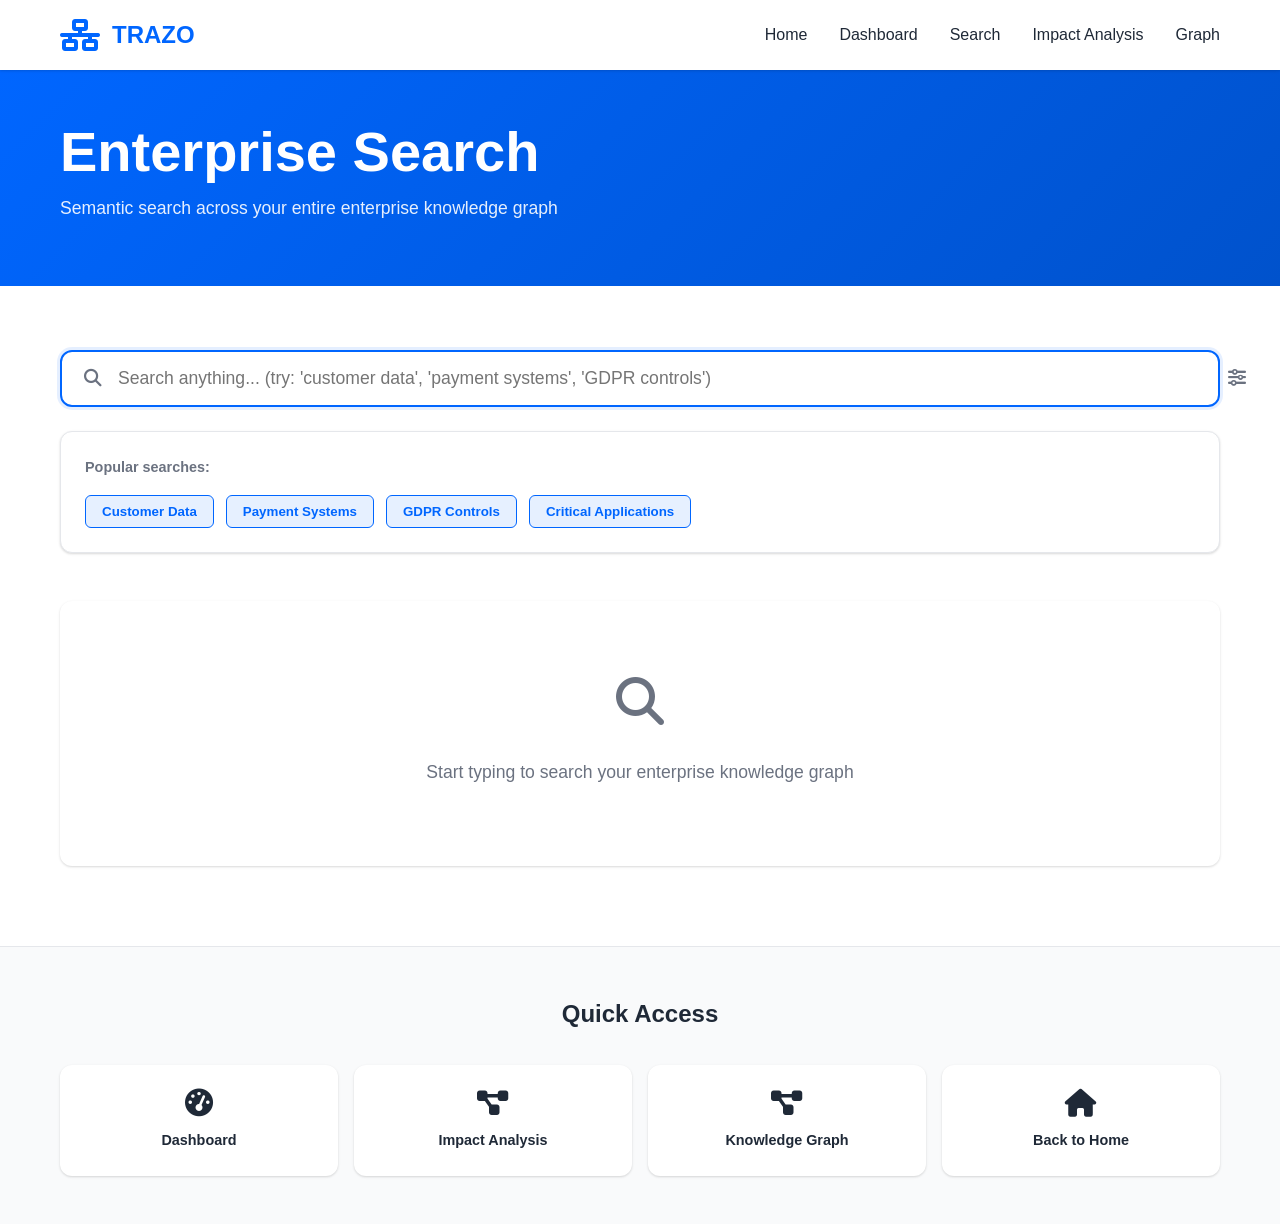
<file: demo/search.html>
<!DOCTYPE html>
<html lang="en">
<head>
    <meta charset="UTF-8">
    <meta name="viewport" content="width=device-width, initial-scale=1.0">
    <title>TRAZO - Enterprise Search</title>
    <link rel="stylesheet" href="css/style.css">
    <link rel="stylesheet" href="css/search.css">
    <link rel="stylesheet" href="https://cdnjs.cloudflare.com/ajax/libs/font-awesome/6.4.0/css/all.min.css">
</head>
<body>
    <!-- Navigation -->
    <nav class="navbar">
        <div class="container">
            <div class="logo">
                <i class="fas fa-network-wired"></i>
                <span>TRAZO</span>
            </div>
            <ul class="nav-links">
                <li><a href="index.html">Home</a></li>
                <li><a href="dashboard.html">Dashboard</a></li>
                <li><a href="#" class="active">Search</a></li>
                <li><a href="impact-analysis.html">Impact Analysis</a></li>
                <li><a href="graph.html">Graph</a></li>
            </ul>
        </div>
    </nav>

    <!-- Search Header -->
    <div class="search-header">
        <div class="container">
            <h1>Enterprise Search</h1>
            <p>Semantic search across your entire enterprise knowledge graph</p>
        </div>
    </div>

    <!-- Search Container -->
    <div class="search-container">
        <div class="container">
            <!-- Search Bar -->
            <div class="search-box">
                <div class="search-input-wrapper">
                    <i class="fas fa-search"></i>
                    <input type="text" id="searchInput" class="search-input" placeholder="Search anything... (try: 'customer data', 'payment systems', 'GDPR controls')" autofocus>
                    <button class="search-filter"><i class="fas fa-sliders-h"></i></button>
                </div>
                <div class="search-suggestions">
                    <p class="suggestions-label">Popular searches:</p>
                    <div class="suggestions-list">
                        <button class="suggestion-tag" onclick="search('customer data')">Customer Data</button>
                        <button class="suggestion-tag" onclick="search('payment systems')">Payment Systems</button>
                        <button class="suggestion-tag" onclick="search('GDPR controls')">GDPR Controls</button>
                        <button class="suggestion-tag" onclick="search('critical applications')">Critical Applications</button>
                    </div>
                </div>
            </div>

            <!-- Results Section -->
            <div id="resultsSection" class="results-section" style="display: none;">
                <div class="results-header">
                    <h2 id="resultsTitle">Search Results</h2>
                    <p id="resultsCount" class="results-count">Found <strong>0</strong> results</p>
                </div>

                <!-- Results by Type -->
                <div id="resultsByType" class="results-by-type">
                    <!-- Dynamically populated -->
                </div>
            </div>

            <!-- Empty State -->
            <div id="emptyState" class="empty-state">
                <div class="empty-icon"><i class="fas fa-search"></i></div>
                <p>Start typing to search your enterprise knowledge graph</p>
            </div>
        </div>
    </div>

    <!-- Quick Links -->
    <section class="quick-links">
        <div class="container">
            <h3>Quick Access</h3>
            <div class="links-grid">
                <a href="dashboard.html" class="quick-link">
                    <i class="fas fa-tachometer-alt"></i>
                    <span>Dashboard</span>
                </a>
                <a href="impact-analysis.html" class="quick-link">
                    <i class="fas fa-project-diagram"></i>
                    <span>Impact Analysis</span>
                </a>
                <a href="graph.html" class="quick-link">
                    <i class="fas fa-diagram-project"></i>
                    <span>Knowledge Graph</span>
                </a>
                <a href="index.html" class="quick-link">
                    <i class="fas fa-home"></i>
                    <span>Back to Home</span>
                </a>
            </div>
        </div>
    </section>

    <script src="js/script.js"></script>
    <script src="js/search.js"></script>
</body>
</html>
</file>
<file: demo/css/style.css>
/* ============================================
   TRAZO Demo - Global Styles
   ============================================ */

:root {
    --primary-color: #0066ff;
    --primary-dark: #0052cc;
    --primary-light: #e6f0ff;
    --secondary-color: #ff6b35;
    --success-color: #10b981;
    --warning-color: #f59e0b;
    --danger-color: #ef4444;
    --bg-color: #f9fafb;
    --text-color: #1f2937;
    --text-light: #6b7280;
    --border-color: #e5e7eb;
    --shadow: 0 1px 3px rgba(0, 0, 0, 0.1), 0 1px 2px rgba(0, 0, 0, 0.06);
    --shadow-lg: 0 10px 15px -3px rgba(0, 0, 0, 0.1);
    --shadow-xl: 0 20px 25px -5px rgba(0, 0, 0, 0.1);
}

* {
    margin: 0;
    padding: 0;
    box-sizing: border-box;
}

html {
    scroll-behavior: smooth;
}

body {
    font-family: -apple-system, BlinkMacSystemFont, 'Segoe UI', Roboto, Oxygen, Ubuntu, Cantarell, sans-serif;
    color: var(--text-color);
    background-color: #ffffff;
    line-height: 1.6;
}

.container {
    max-width: 1200px;
    margin: 0 auto;
    padding: 0 20px;
}

/* ============================================
   Typography
   ============================================ */

h1, h2, h3, h4, h5, h6 {
    font-weight: 700;
    margin-bottom: 1rem;
}

h1 {
    font-size: 3.5rem;
    line-height: 1.2;
    margin-bottom: 1.5rem;
}

h2 {
    font-size: 2.5rem;
    margin-bottom: 2rem;
    text-align: center;
}

h3 {
    font-size: 1.5rem;
}

p {
    color: var(--text-light);
    margin-bottom: 1rem;
}

.highlight {
    color: var(--primary-color);
    background: linear-gradient(135deg, var(--primary-color), var(--secondary-color));
    -webkit-background-clip: text;
    -webkit-text-fill-color: transparent;
    background-clip: text;
}

/* ============================================
   Buttons
   ============================================ */

.btn-primary, .btn-secondary {
    padding: 0.75rem 1.5rem;
    border-radius: 0.5rem;
    text-decoration: none;
    font-weight: 600;
    cursor: pointer;
    border: none;
    transition: all 0.3s ease;
    display: inline-flex;
    align-items: center;
    gap: 0.5rem;
    font-size: 0.95rem;
}

.btn-primary {
    background-color: var(--primary-color);
    color: white;
}

.btn-primary:hover {
    background-color: var(--primary-dark);
    transform: translateY(-2px);
    box-shadow: var(--shadow-lg);
}

.btn-secondary {
    background-color: transparent;
    color: var(--primary-color);
    border: 2px solid var(--primary-color);
}

.btn-secondary:hover {
    background-color: var(--primary-light);
    transform: translateY(-2px);
}

.btn-large {
    padding: 1rem 2rem;
    font-size: 1.05rem;
}

/* ============================================
   Navigation Bar
   ============================================ */

.navbar {
    position: sticky;
    top: 0;
    z-index: 100;
    background: white;
    box-shadow: var(--shadow);
    padding: 1rem 0;
}

.navbar .container {
    display: flex;
    justify-content: space-between;
    align-items: center;
}

.logo {
    display: flex;
    align-items: center;
    gap: 0.75rem;
    font-size: 1.5rem;
    font-weight: 700;
    color: var(--primary-color);
}

.logo i {
    font-size: 2rem;
}

.nav-links {
    display: flex;
    list-style: none;
    gap: 2rem;
}

.nav-links a {
    text-decoration: none;
    color: var(--text-color);
    font-weight: 500;
    transition: color 0.3s ease;
}

.nav-links a:hover {
    color: var(--primary-color);
}

@media (max-width: 768px) {
    .nav-links {
        display: none;
    }

    .navbar .btn-primary {
        padding: 0.5rem 1rem;
        font-size: 0.85rem;
    }
}

/* ============================================
   Hero Section
   ============================================ */

.hero {
    display: grid;
    grid-template-columns: 1fr 1fr;
    gap: 3rem;
    align-items: center;
    padding: 6rem 0;
    min-height: 80vh;
    background: linear-gradient(135deg, var(--primary-light) 0%, rgba(255, 107, 53, 0.1) 100%);
}

.hero-content h1 {
    margin-bottom: 1.5rem;
}

.hero-buttons {
    display: flex;
    gap: 1rem;
    margin-top: 2rem;
}

.hero-visual {
    position: relative;
    height: 400px;
}

.floating-card {
    position: absolute;
    background: white;
    padding: 1.5rem;
    border-radius: 0.75rem;
    box-shadow: var(--shadow-xl);
    animation: float 3s ease-in-out infinite;
}

.card-1 {
    top: 20px;
    left: 0;
    animation-delay: 0s;
}

.card-2 {
    top: 150px;
    right: 50px;
    animation-delay: 0.5s;
}

.card-3 {
    bottom: 50px;
    left: 100px;
    animation-delay: 1s;
}

.card-header {
    font-size: 0.85rem;
    color: var(--text-light);
    margin-bottom: 0.5rem;
}

.card-number {
    font-size: 2rem;
    font-weight: 700;
    color: var(--primary-color);
}

@keyframes float {
    0%, 100% { transform: translateY(0px); }
    50% { transform: translateY(-20px); }
}

@media (max-width: 768px) {
    .hero {
        grid-template-columns: 1fr;
        padding: 3rem 0;
        min-height: auto;
    }

    .hero h1 {
        font-size: 2rem;
    }

    .hero-visual {
        display: none;
    }

    .hero-buttons {
        flex-direction: column;
    }
}

/* ============================================
   Features Section
   ============================================ */

.features {
    padding: 5rem 0;
    background-color: var(--bg-color);
}

.features-grid {
    display: grid;
    grid-template-columns: repeat(auto-fit, minmax(300px, 1fr));
    gap: 2rem;
}

.feature-card {
    background: white;
    padding: 2rem;
    border-radius: 0.75rem;
    box-shadow: var(--shadow);
    transition: all 0.3s ease;
    border-left: 4px solid transparent;
}

.feature-card:hover {
    transform: translateY(-5px);
    box-shadow: var(--shadow-xl);
    border-left-color: var(--primary-color);
}

.feature-icon {
    font-size: 2.5rem;
    color: var(--primary-color);
    margin-bottom: 1rem;
}

.feature-link {
    display: inline-flex;
    align-items: center;
    gap: 0.5rem;
    color: var(--primary-color);
    text-decoration: none;
    font-weight: 600;
    margin-top: 1rem;
    transition: gap 0.3s ease;
}

.feature-link:hover {
    gap: 0.75rem;
}

/* ============================================
   Value Proposition
   ============================================ */

.value-prop {
    padding: 4rem 0;
    background: linear-gradient(135deg, var(--primary-color), var(--primary-dark));
}

.value-grid {
    display: grid;
    grid-template-columns: repeat(auto-fit, minmax(200px, 1fr));
    gap: 2rem;
    text-align: center;
}

.value-item {
    color: white;
}

.value-number {
    font-size: 2.5rem;
    font-weight: 700;
    margin-bottom: 0.5rem;
}

.value-item p {
    color: rgba(255, 255, 255, 0.9);
}

/* ============================================
   Architecture Section
   ============================================ */

.architecture {
    padding: 5rem 0;
    background-color: var(--bg-color);
}

.arch-diagram {
    display: flex;
    flex-direction: column;
    gap: 1rem;
}

.arch-layer {
    background: white;
    padding: 2rem;
    border-radius: 0.75rem;
    box-shadow: var(--shadow);
    border-left: 4px solid var(--primary-color);
}

.layer-title {
    font-weight: 700;
    color: var(--primary-color);
    margin-bottom: 1rem;
    font-size: 1.1rem;
}

.layer-content {
    display: flex;
    flex-wrap: wrap;
    gap: 0.75rem;
}

.component {
    display: inline-block;
    background: var(--primary-light);
    color: var(--primary-color);
    padding: 0.5rem 1rem;
    border-radius: 0.375rem;
    font-size: 0.9rem;
    font-weight: 600;
}

.arch-arrow {
    text-align: center;
    color: var(--primary-color);
    font-size: 1.5rem;
    margin: -0.5rem 0;
}

/* ============================================
   Agents Section
   ============================================ */

.agents {
    padding: 5rem 0;
}

.agents-grid {
    display: grid;
    grid-template-columns: repeat(auto-fit, minmax(250px, 1fr));
    gap: 1.5rem;
}

.agent-card {
    background: white;
    padding: 2rem;
    border-radius: 0.75rem;
    box-shadow: var(--shadow);
    text-align: center;
    transition: all 0.3s ease;
    border-top: 3px solid transparent;
}

.agent-card:hover {
    transform: translateY(-3px);
    box-shadow: var(--shadow-lg);
    border-top-color: var(--primary-color);
}

.agent-icon {
    font-size: 2.5rem;
    color: var(--primary-color);
    margin-bottom: 1rem;
}

.agent-card h4 {
    margin-bottom: 0.5rem;
}

.agent-card p {
    font-size: 0.9rem;
}

/* ============================================
   Domains Section
   ============================================ */

.domains {
    padding: 5rem 0;
    background-color: var(--bg-color);
}

.domains-grid {
    display: grid;
    grid-template-columns: repeat(auto-fit, minmax(250px, 1fr));
    gap: 2rem;
}

.domain {
    background: white;
    padding: 2rem;
    border-radius: 0.75rem;
    box-shadow: var(--shadow);
}

.domain h3 {
    color: var(--primary-color);
    margin-bottom: 1.5rem;
    font-size: 1.25rem;
}

.domain ul {
    list-style: none;
}

.domain li {
    padding: 0.5rem 0;
    color: var(--text-light);
    border-bottom: 1px solid var(--border-color);
}

.domain li:last-child {
    border-bottom: none;
}

/* ============================================
   Demo Section
   ============================================ */

.demo-section {
    padding: 5rem 0;
}

.demo-subtitle {
    text-align: center;
    font-size: 1.1rem;
    color: var(--text-light);
    margin-bottom: 3rem;
}

.demo-grid {
    display: grid;
    grid-template-columns: repeat(auto-fit, minmax(250px, 1fr));
    gap: 2rem;
}

.demo-card {
    background: white;
    padding: 2rem;
    border-radius: 0.75rem;
    box-shadow: var(--shadow);
    text-align: center;
    transition: all 0.3s ease;
}

.demo-card:hover {
    transform: translateY(-5px);
    box-shadow: var(--shadow-xl);
}

.demo-icon {
    font-size: 3rem;
    color: var(--primary-color);
    margin-bottom: 1rem;
}

.demo-card p {
    margin-bottom: 1.5rem;
}

/* ============================================
   Tech Stack
   ============================================ */

.tech-stack {
    padding: 5rem 0;
    background-color: var(--bg-color);
}

.tech-grid {
    display: grid;
    grid-template-columns: repeat(auto-fit, minmax(250px, 1fr));
    gap: 2rem;
}

.tech-category {
    background: white;
    padding: 2rem;
    border-radius: 0.75rem;
    box-shadow: var(--shadow);
    text-align: center;
}

.tech-category h4 {
    color: var(--primary-color);
    margin-bottom: 1rem;
}

.tech-category p {
    color: var(--text-light);
    font-size: 0.9rem;
}

/* ============================================
   Integrations
   ============================================ */

.integrations {
    padding: 5rem 0;
}

.integrations-grid {
    display: grid;
    grid-template-columns: repeat(auto-fit, minmax(150px, 1fr));
    gap: 1.5rem;
}

.integration {
    background: white;
    padding: 2rem;
    border-radius: 0.75rem;
    box-shadow: var(--shadow);
    display: flex;
    align-items: center;
    justify-content: center;
    transition: all 0.3s ease;
}

.integration:hover {
    transform: scale(1.05);
    box-shadow: var(--shadow-lg);
}

.integration-logo {
    font-weight: 700;
    color: var(--primary-color);
    font-size: 1.1rem;
}

/* ============================================
   CTA Section
   ============================================ */

.cta {
    padding: 5rem 0;
    background: linear-gradient(135deg, var(--primary-color), var(--primary-dark));
    text-align: center;
    color: white;
}

.cta h2 {
    color: white;
    margin-bottom: 1rem;
}

.cta p {
    color: rgba(255, 255, 255, 0.9);
    font-size: 1.1rem;
    margin-bottom: 2rem;
}

.cta-buttons {
    display: flex;
    gap: 1rem;
    justify-content: center;
    flex-wrap: wrap;
}

.cta .btn-primary {
    background-color: white;
    color: var(--primary-color);
}

.cta .btn-primary:hover {
    background-color: rgba(255, 255, 255, 0.9);
}

.cta .btn-secondary {
    border-color: white;
    color: white;
}

.cta .btn-secondary:hover {
    background-color: rgba(255, 255, 255, 0.1);
}

/* ============================================
   Footer
   ============================================ */

.footer {
    background-color: #1f2937;
    color: white;
    padding: 3rem 0 1rem;
}

.footer-content {
    display: grid;
    grid-template-columns: repeat(auto-fit, minmax(200px, 1fr));
    gap: 2rem;
    margin-bottom: 2rem;
}

.footer-section h4 {
    color: white;
    margin-bottom: 1rem;
}

.footer-section ul {
    list-style: none;
}

.footer-section ul li {
    margin-bottom: 0.5rem;
}

.footer-section a {
    color: rgba(255, 255, 255, 0.7);
    text-decoration: none;
    transition: color 0.3s ease;
}

.footer-section a:hover {
    color: var(--primary-color);
}

.footer-bottom {
    border-top: 1px solid rgba(255, 255, 255, 0.1);
    padding-top: 2rem;
    display: flex;
    justify-content: space-between;
    align-items: center;
}

.social-links {
    display: flex;
    gap: 1rem;
}

.social-links a {
    display: inline-flex;
    align-items: center;
    justify-content: center;
    width: 40px;
    height: 40px;
    background-color: rgba(255, 255, 255, 0.1);
    border-radius: 50%;
    transition: all 0.3s ease;
}

.social-links a:hover {
    background-color: var(--primary-color);
    color: white;
}

@media (max-width: 768px) {
    .footer-bottom {
        flex-direction: column;
        gap: 1rem;
        text-align: center;
    }
}

/* ============================================
   Utility Classes
   ============================================ */

.text-center {
    text-align: center;
}

.mt-1 { margin-top: 1rem; }
.mt-2 { margin-top: 2rem; }
.mt-3 { margin-top: 3rem; }
.mt-4 { margin-top: 4rem; }

.mb-1 { margin-bottom: 1rem; }
.mb-2 { margin-bottom: 2rem; }
.mb-3 { margin-bottom: 3rem; }
.mb-4 { margin-bottom: 4rem; }

.p-1 { padding: 1rem; }
.p-2 { padding: 2rem; }
.p-3 { padding: 3rem; }

/* ============================================
   Responsive
   ============================================ */

@media (max-width: 1024px) {
    h1 { font-size: 2.5rem; }
    h2 { font-size: 2rem; }

    .container {
        padding: 0 15px;
    }
}

@media (max-width: 768px) {
    h1 { font-size: 2rem; }
    h2 { font-size: 1.5rem; }

    .features-grid,
    .agents-grid,
    .domains-grid,
    .demo-grid,
    .tech-grid,
    .integrations-grid {
        grid-template-columns: 1fr;
    }

    .cta-buttons {
        flex-direction: column;
    }

    .cta .btn-large {
        width: 100%;
        justify-content: center;
    }
}

@media (max-width: 480px) {
    h1 { font-size: 1.5rem; }
    h2 { font-size: 1.25rem; }
    h3 { font-size: 1.1rem; }

    .hero-buttons {
        flex-direction: column;
    }

    .btn-primary, .btn-secondary {
        width: 100%;
        justify-content: center;
    }
}
</file>
<file: demo/css/dashboard.css>
/* ============================================
   Dashboard Styles
   ============================================ */

.dashboard-header {
    background: linear-gradient(135deg, var(--primary-color), var(--primary-dark));
    color: white;
    padding: 3rem 0;
    margin-bottom: 2rem;
}

.dashboard-header h1 {
    color: white;
    margin-bottom: 0.5rem;
}

.dashboard-header p {
    color: rgba(255, 255, 255, 0.9);
    font-size: 1.1rem;
}

/* ============================================
   Dashboard Container
   ============================================ */

.dashboard-container {
    padding-bottom: 3rem;
}

/* ============================================
   Metrics Grid
   ============================================ */

.metrics-grid {
    display: grid;
    grid-template-columns: repeat(auto-fit, minmax(250px, 1fr));
    gap: 1.5rem;
    margin-bottom: 2rem;
}

.metric-card {
    background: white;
    padding: 1.5rem;
    border-radius: 0.75rem;
    box-shadow: var(--shadow);
    display: flex;
    gap: 1.5rem;
    align-items: center;
    transition: all 0.3s ease;
}

.metric-card:hover {
    transform: translateY(-3px);
    box-shadow: var(--shadow-lg);
}

.metric-icon {
    width: 60px;
    height: 60px;
    border-radius: 0.75rem;
    display: flex;
    align-items: center;
    justify-content: center;
    font-size: 1.5rem;
    color: white;
}

.metric-icon.applications {
    background: linear-gradient(135deg, #0066ff, #0052cc);
}

.metric-icon.data-products {
    background: linear-gradient(135deg, #10b981, #059669);
}

.metric-icon.apis {
    background: linear-gradient(135deg, #f59e0b, #d97706);
}

.metric-icon.risks {
    background: linear-gradient(135deg, #ef4444, #dc2626);
}

.metric-content h3 {
    margin: 0 0 0.25rem;
    font-size: 1.75rem;
}

.metric-content p {
    margin: 0 0 0.5rem;
    color: var(--text-light);
}

.metric-change {
    font-size: 0.85rem;
    font-weight: 600;
    display: flex;
    align-items: center;
    gap: 0.25rem;
}

.metric-change.positive {
    color: var(--success-color);
}

.metric-change.negative {
    color: var(--danger-color);
}

/* ============================================
   Charts Grid
   ============================================ */

.charts-grid {
    display: grid;
    grid-template-columns: repeat(auto-fit, minmax(500px, 1fr));
    gap: 2rem;
    margin-bottom: 2rem;
}

@media (max-width: 1024px) {
    .charts-grid {
        grid-template-columns: 1fr;
    }
}

/* ============================================
   Chart Card
   ============================================ */

.chart-card {
    background: white;
    border-radius: 0.75rem;
    box-shadow: var(--shadow);
    overflow: hidden;
}

.chart-card.full-width {
    grid-column: 1 / -1;
}

.card-header {
    display: flex;
    justify-content: space-between;
    align-items: center;
    padding: 1.5rem;
    border-bottom: 1px solid var(--border-color);
}

.card-header h3 {
    margin: 0;
    font-size: 1.1rem;
}

.card-menu {
    cursor: pointer;
    color: var(--text-light);
    transition: color 0.3s ease;
}

.card-menu:hover {
    color: var(--text-color);
}

.chart-content {
    padding: 1.5rem;
}

/* ============================================
   Status Chart
   ============================================ */

.status-item {
    margin-bottom: 1.5rem;
}

.status-item:last-child {
    margin-bottom: 0;
}

.status-label {
    display: block;
    font-weight: 600;
    margin-bottom: 0.5rem;
    color: var(--text-color);
}

.status-bar {
    height: 8px;
    background-color: var(--border-color);
    border-radius: 4px;
    overflow: hidden;
    margin-bottom: 0.5rem;
}

.status-fill {
    height: 100%;
    border-radius: 4px;
    transition: width 0.3s ease;
}

.status-fill.active {
    background: linear-gradient(90deg, var(--primary-color), #0052cc);
}

.status-fill.deprecated {
    background: linear-gradient(90deg, var(--warning-color), #d97706);
}

.status-fill.planned {
    background: linear-gradient(90deg, var(--success-color), #059669);
}

.status-value {
    display: block;
    font-size: 0.9rem;
    color: var(--text-light);
}

/* ============================================
   Risk Heatmap
   ============================================ */

.risk-heatmap {
    display: grid;
    grid-template-columns: repeat(2, 1fr);
    gap: 1rem;
}

.risk-item {
    padding: 1.5rem;
    border-radius: 0.5rem;
    display: flex;
    justify-content: space-between;
    align-items: center;
    color: white;
    font-weight: 600;
}

.risk-item.high {
    background: linear-gradient(135deg, var(--danger-color), #dc2626);
}

.risk-item.medium {
    background: linear-gradient(135deg, var(--warning-color), #d97706);
}

.risk-item.low {
    background: linear-gradient(135deg, var(--success-color), #059669);
}

.risk-label {
    font-weight: 600;
}

.risk-count {
    font-size: 1.5rem;
    font-weight: 700;
}

/* ============================================
   Compliance Circles
   ============================================ */

.compliance {
    display: grid;
    grid-template-columns: repeat(4, 1fr);
    gap: 1rem;
}

.compliance-item {
    text-align: center;
}

.compliance-circle {
    width: 100px;
    height: 100px;
    border-radius: 50%;
    margin: 0 auto 0.75rem;
    display: flex;
    align-items: center;
    justify-content: center;
    background: conic-gradient(
        var(--primary-color) 0deg,
        var(--primary-color) calc(var(--percentage) * 3.6deg),
        var(--border-color) calc(var(--percentage) * 3.6deg),
        var(--border-color) 360deg
    );
    box-shadow: inset 0 0 0 10px white;
    position: relative;
}

.compliance-circle .percentage {
    font-weight: 700;
    color: var(--primary-color);
    font-size: 1.25rem;
}

.compliance-item p {
    margin: 0;
    font-weight: 600;
    color: var(--text-color);
}

@media (max-width: 768px) {
    .compliance {
        grid-template-columns: repeat(2, 1fr);
    }
}

/* ============================================
   Recent Changes
   ============================================ */

.recent-changes {
    padding: 0;
}

.change-item {
    display: flex;
    gap: 1rem;
    padding: 1.25rem;
    border-bottom: 1px solid var(--border-color);
    transition: background 0.3s ease;
}

.change-item:hover {
    background-color: var(--bg-color);
}

.change-item:last-child {
    border-bottom: none;
}

.change-type {
    width: 40px;
    height: 40px;
    border-radius: 50%;
    display: flex;
    align-items: center;
    justify-content: center;
    color: white;
    flex-shrink: 0;
    font-size: 1rem;
}

.change-type.create {
    background: linear-gradient(135deg, var(--success-color), #059669);
}

.change-type.update {
    background: linear-gradient(135deg, var(--primary-color), #0052cc);
}

.change-type.risk {
    background: linear-gradient(135deg, var(--warning-color), #d97706);
}

.change-type.deprecate {
    background: linear-gradient(135deg, var(--danger-color), #dc2626);
}

.change-details {
    flex: 1;
}

.change-title {
    margin: 0;
    font-weight: 600;
    color: var(--text-color);
}

.change-desc {
    margin: 0.25rem 0;
    color: var(--text-light);
    font-size: 0.9rem;
}

.change-time {
    margin: 0.5rem 0 0;
    color: var(--text-light);
    font-size: 0.8rem;
}

/* ============================================
   Data Table
   ============================================ */

.data-table {
    width: 100%;
    border-collapse: collapse;
}

.data-table thead {
    background-color: var(--bg-color);
}

.data-table th {
    padding: 1rem;
    text-align: left;
    font-weight: 600;
    border-bottom: 1px solid var(--border-color);
    color: var(--text-color);
    font-size: 0.9rem;
}

.data-table td {
    padding: 1rem;
    border-bottom: 1px solid var(--border-color);
    color: var(--text-color);
}

.data-table tr:hover {
    background-color: var(--bg-color);
}

.data-table tr:last-child td {
    border-bottom: none;
}

/* ============================================
   Badge & Status Badge
   ============================================ */

.badge {
    display: inline-block;
    padding: 0.4rem 0.8rem;
    border-radius: 0.375rem;
    font-size: 0.8rem;
    font-weight: 600;
    color: white;
}

.badge.critical {
    background-color: var(--danger-color);
}

.badge.high {
    background-color: var(--warning-color);
}

.badge.medium {
    background-color: var(--primary-color);
}

.badge.low {
    background-color: var(--success-color);
}

.status-badge {
    display: inline-block;
    padding: 0.4rem 0.8rem;
    border-radius: 0.375rem;
    font-size: 0.8rem;
    font-weight: 600;
}

.status-badge.active {
    background-color: rgba(16, 185, 129, 0.1);
    color: var(--success-color);
}

.status-badge.deprecated {
    background-color: rgba(245, 158, 11, 0.1);
    color: var(--warning-color);
}

/* ============================================
   KPI Items
   ============================================ */

.kpi-item {
    margin-bottom: 1.5rem;
}

.kpi-item:last-child {
    margin-bottom: 0;
}

.kpi-header {
    display: flex;
    justify-content: space-between;
    align-items: center;
    margin-bottom: 0.75rem;
}

.kpi-label {
    margin: 0;
    font-weight: 600;
    color: var(--text-color);
}

.kpi-value {
    font-weight: 700;
    color: var(--primary-color);
    font-size: 1.1rem;
}

.kpi-mini-chart {
    height: 30px;
    background-color: var(--bg-color);
    border-radius: 0.375rem;
    overflow: hidden;
}

.kpi-mini-chart svg {
    width: 100%;
    height: 100%;
}

/* ============================================
   Insights
   ============================================ */

.insights {
    display: grid;
    grid-template-columns: repeat(auto-fit, minmax(350px, 1fr));
    gap: 1.5rem;
}

@media (max-width: 768px) {
    .insights {
        grid-template-columns: 1fr;
    }
}

.insight-item {
    display: flex;
    gap: 1.5rem;
    padding: 1.5rem;
    background-color: var(--bg-color);
    border-radius: 0.5rem;
    border-left: 4px solid var(--primary-color);
}

.insight-icon {
    font-size: 1.5rem;
    color: var(--primary-color);
    flex-shrink: 0;
}

.insight-content {
    flex: 1;
}

.insight-title {
    margin: 0 0 0.5rem;
    font-weight: 600;
    color: var(--text-color);
}

.insight-text {
    margin: 0 0 0.75rem;
    color: var(--text-light);
    font-size: 0.95rem;
}

.insight-action {
    display: inline-flex;
    align-items: center;
    gap: 0.5rem;
    color: var(--primary-color);
    text-decoration: none;
    font-weight: 600;
    transition: gap 0.3s ease;
}

.insight-action:hover {
    gap: 0.75rem;
}

/* ============================================
   Bottom Section
   ============================================ */

.bottom-section {
    display: grid;
    grid-template-columns: repeat(auto-fit, minmax(500px, 1fr));
    gap: 2rem;
    margin-bottom: 2rem;
}

@media (max-width: 1024px) {
    .bottom-section {
        grid-template-columns: 1fr;
    }
}

/* ============================================
   Quick Links
   ============================================ */

.quick-links {
    background-color: var(--bg-color);
    padding: 3rem 0;
    border-top: 1px solid var(--border-color);
}

.quick-links h3 {
    text-align: center;
    margin-bottom: 2rem;
}

.links-grid {
    display: grid;
    grid-template-columns: repeat(auto-fit, minmax(150px, 1fr));
    gap: 1rem;
}

.quick-link {
    background: white;
    padding: 1.5rem;
    border-radius: 0.75rem;
    display: flex;
    flex-direction: column;
    align-items: center;
    justify-content: center;
    gap: 0.75rem;
    text-decoration: none;
    color: var(--text-color);
    transition: all 0.3s ease;
    box-shadow: var(--shadow);
}

.quick-link:hover {
    background-color: var(--primary-light);
    color: var(--primary-color);
    transform: translateY(-3px);
    box-shadow: var(--shadow-lg);
}

.quick-link i {
    font-size: 1.75rem;
}

.quick-link span {
    font-weight: 600;
    text-align: center;
    font-size: 0.9rem;
}

/* ============================================
   Responsive
   ============================================ */

@media (max-width: 768px) {
    .metrics-grid {
        grid-template-columns: 1fr;
    }

    .chart-card {
        margin-bottom: 1.5rem;
    }

    .compliance {
        grid-template-columns: repeat(2, 1fr);
    }

    .data-table {
        font-size: 0.85rem;
    }

    .data-table th,
    .data-table td {
        padding: 0.75rem;
    }

    .links-grid {
        grid-template-columns: repeat(2, 1fr);
    }
}

@media (max-width: 480px) {
    .dashboard-header {
        padding: 2rem 0;
    }

    .dashboard-header h1 {
        font-size: 1.5rem;
    }

    .metrics-grid {
        gap: 1rem;
    }

    .metric-card {
        gap: 1rem;
        padding: 1rem;
    }

    .metric-icon {
        width: 50px;
        height: 50px;
        font-size: 1.25rem;
    }

    .metric-content h3 {
        font-size: 1.5rem;
    }

    .compliance {
        grid-template-columns: 1fr;
    }

    .links-grid {
        grid-template-columns: 1fr;
    }
}
</file>
<file: demo/css/etms.css>
/* ============================================
   ETMS Demo Styles
   ============================================ */

/* Hero Section */
.etms-hero {
    background: linear-gradient(135deg, var(--primary-color), var(--primary-dark));
    color: white;
    padding: 4rem 0;
    text-align: center;
}

.etms-hero h1 {
    color: white;
    margin-bottom: 1rem;
    font-size: 2.5rem;
}

.etms-hero p {
    color: rgba(255, 255, 255, 0.9);
    font-size: 1.1rem;
    margin-bottom: 2rem;
}

.hero-badges {
    display: flex;
    justify-content: center;
    gap: 1rem;
    flex-wrap: wrap;
}

.badge {
    background: rgba(255, 255, 255, 0.2);
    color: white;
    padding: 0.5rem 1rem;
    border-radius: 0.375rem;
    font-weight: 600;
    border: 1px solid rgba(255, 255, 255, 0.3);
    font-size: 0.9rem;
}

/* ETMS Container */
.etms-container {
    padding: 3rem 0;
}

/* Core Question */
.core-question {
    margin-bottom: 3rem;
}

.question-card {
    background: white;
    padding: 3rem;
    border-radius: 1rem;
    box-shadow: var(--shadow-lg);
    text-align: center;
    border-left: 6px solid var(--primary-color);
}

.question-icon {
    font-size: 4rem;
    color: var(--primary-color);
    margin-bottom: 1rem;
}

.question-text {
    font-size: 1.5rem;
    font-weight: 700;
    color: var(--text-color);
    margin: 1rem 0;
}

.question-desc {
    color: var(--text-light);
    font-size: 1rem;
    margin: 0;
}

/* Traceability Section */
.traceability-section {
    margin-bottom: 3rem;
}

.section-subtitle {
    text-align: center;
    color: var(--text-light);
    font-size: 1.1rem;
    margin-bottom: 2rem;
}

.chain-container {
    display: flex;
    flex-direction: column;
    gap: 0;
}

.chain-item {
    background: white;
    padding: 1.5rem;
    border-radius: 0.5rem;
    box-shadow: var(--shadow);
    border-left: 4px solid var(--primary-color);
    text-align: center;
}

.chain-item h4 {
    margin: 0 0 0.5rem;
    color: var(--primary-color);
    font-size: 1.1rem;
}

.chain-item p {
    margin: 0;
    color: var(--text-light);
    font-size: 0.9rem;
}

.chain-arrow {
    text-align: center;
    padding: 0.5rem 0;
    color: var(--primary-color);
    font-size: 1.5rem;
}

/* Components Section */
.components-section {
    margin-bottom: 3rem;
}

.components-grid {
    display: grid;
    grid-template-columns: repeat(auto-fill, minmax(280px, 1fr));
    gap: 1.5rem;
}

.component-card {
    background: white;
    padding: 1.5rem;
    border-radius: 0.75rem;
    box-shadow: var(--shadow);
    transition: all 0.3s ease;
    border-top: 4px solid var(--primary-color);
}

.component-card:hover {
    transform: translateY(-5px);
    box-shadow: var(--shadow-lg);
}

.component-number {
    display: inline-block;
    width: 40px;
    height: 40px;
    border-radius: 50%;
    background: linear-gradient(135deg, var(--primary-color), var(--primary-dark));
    color: white;
    display: flex;
    align-items: center;
    justify-content: center;
    font-weight: 700;
    margin-bottom: 0.75rem;
}

.component-card h3 {
    margin: 0.75rem 0 0.5rem;
    color: var(--text-color);
    font-size: 1.1rem;
}

.component-card > p {
    margin: 0 0 1rem;
    color: var(--text-light);
    font-size: 0.9rem;
}

.component-features {
    display: flex;
    flex-wrap: wrap;
    gap: 0.5rem;
}

.component-features span {
    display: inline-block;
    background: var(--primary-light);
    color: var(--primary-color);
    padding: 0.3rem 0.75rem;
    border-radius: 0.25rem;
    font-size: 0.8rem;
    font-weight: 600;
}

/* Key Metrics */
.key-metrics {
    background: linear-gradient(135deg, var(--primary-light), rgba(255, 107, 53, 0.05));
    padding: 2rem;
    border-radius: 1rem;
    margin-bottom: 3rem;
}

.metrics-grid {
    display: grid;
    grid-template-columns: repeat(auto-fit, minmax(200px, 1fr));
    gap: 2rem;
    text-align: center;
}

.metric {
    padding: 1.5rem;
}

.metric-value {
    font-size: 3rem;
    font-weight: 700;
    color: var(--primary-color);
    line-height: 1;
}

.metric-label {
    margin-top: 0.5rem;
    color: var(--text-color);
    font-weight: 600;
}

/* Benefit Section */
.benefit-section {
    margin-bottom: 3rem;
}

.benefit-card {
    background: white;
    padding: 2.5rem;
    border-radius: 1rem;
    box-shadow: var(--shadow-lg);
}

.benefit-grid {
    display: grid;
    grid-template-columns: repeat(auto-fit, minmax(250px, 1fr));
    gap: 2rem;
    margin-top: 2rem;
}

.benefit-item {
    text-align: center;
}

.benefit-item i {
    font-size: 3rem;
    color: var(--primary-color);
    margin-bottom: 1rem;
}

.benefit-item h4 {
    margin: 0 0 0.5rem;
    color: var(--text-color);
}

.benefit-item p {
    margin: 0;
    color: var(--text-light);
    font-size: 0.95rem;
}

/* CTA Section */
.cta-section {
    text-align: center;
    margin-bottom: 2rem;
}

.cta-buttons {
    display: flex;
    justify-content: center;
    gap: 1rem;
    flex-wrap: wrap;
    margin-top: 2rem;
}

/* Path Selector */
.path-selector {
    margin-bottom: 2rem;
}

.path-buttons {
    display: grid;
    grid-template-columns: repeat(auto-fit, minmax(200px, 1fr));
    gap: 1rem;
    margin-top: 1.5rem;
}

.path-btn {
    padding: 1.5rem;
    background: white;
    border: 2px solid var(--border-color);
    border-radius: 0.75rem;
    cursor: pointer;
    transition: all 0.3s ease;
    font-family: inherit;
    text-align: center;
}

.path-btn i {
    font-size: 1.75rem;
    color: var(--primary-color);
    display: block;
    margin-bottom: 0.75rem;
}

.path-btn span {
    font-weight: 600;
    color: var(--text-color);
}

.path-btn:hover,
.path-btn.active {
    border-color: var(--primary-color);
    background: var(--primary-light);
}

/* Path Visualization */
.path-visualization {
    background: white;
    padding: 2rem;
    border-radius: 1rem;
    box-shadow: var(--shadow);
    margin-bottom: 2rem;
}

.path-flow {
    display: none;
}

.path-flow.active {
    display: block;
}

.path-flow h3 {
    text-align: center;
    margin-bottom: 2rem;
    color: var(--primary-color);
    font-size: 1.5rem;
}

.path-step {
    background: var(--bg-color);
    padding: 1.5rem;
    border-radius: 0.5rem;
    margin-bottom: 1rem;
    border-left: 4px solid var(--primary-color);
}

.step-header {
    display: flex;
    align-items: center;
    gap: 1rem;
    margin-bottom: 0.75rem;
}

.step-number {
    width: 35px;
    height: 35px;
    border-radius: 50%;
    background: var(--primary-color);
    color: white;
    display: flex;
    align-items: center;
    justify-content: center;
    font-weight: 700;
    flex-shrink: 0;
}

.step-header h4 {
    margin: 0;
    color: var(--text-color);
}

.step-name {
    font-weight: 600;
    color: var(--text-color);
    margin: 0 0 0.75rem;
}

.step-details {
    display: flex;
    flex-wrap: wrap;
    gap: 1.5rem;
    font-size: 0.9rem;
}

.step-details .detail {
    color: var(--text-light);
}

.step-connector {
    text-align: center;
    padding: 0.75rem 0;
    color: var(--primary-color);
    font-size: 1.5rem;
}

.value-realization {
    background: white;
    padding: 2rem;
    border-radius: 0.5rem;
    margin-top: 2rem;
    border: 2px solid var(--primary-color);
}

.value-realization h4 {
    text-align: center;
    color: var(--primary-color);
    margin-bottom: 1.5rem;
}

.value-metrics {
    display: grid;
    grid-template-columns: repeat(auto-fit, minmax(200px, 1fr));
    gap: 1.5rem;
}

.value-metric {
    text-align: center;
    padding: 1.5rem;
    background: var(--primary-light);
    border-radius: 0.5rem;
}

.value-icon {
    font-size: 2.5rem;
    color: var(--primary-color);
    margin-bottom: 0.75rem;
}

.value-name {
    margin: 0;
    color: var(--text-color);
    font-weight: 600;
}

.value-amount {
    margin: 0.5rem 0 0;
    font-size: 1.25rem;
    font-weight: 700;
    color: var(--primary-color);
}

/* Questions */
.key-questions {
    margin-bottom: 3rem;
}

.questions-grid {
    display: grid;
    grid-template-columns: repeat(auto-fit, minmax(280px, 1fr));
    gap: 1.5rem;
    margin-top: 2rem;
}

.question-card {
    background: white;
    padding: 1.5rem;
    border-radius: 0.75rem;
    box-shadow: var(--shadow);
    display: flex;
    gap: 1rem;
    align-items: flex-start;
}

.question-card i {
    font-size: 1.5rem;
    color: var(--primary-color);
    flex-shrink: 0;
    margin-top: 0.25rem;
}

.question-text {
    margin: 0;
    color: var(--text-color);
    font-weight: 600;
}

/* Tech Stack */
.tech-stack-section {
    margin-bottom: 3rem;
}

.tech-stack-grid {
    display: grid;
    grid-template-columns: repeat(auto-fit, minmax(250px, 1fr));
    gap: 1.5rem;
    margin-top: 2rem;
}

.tech-item {
    background: white;
    padding: 1.5rem;
    border-radius: 0.75rem;
    box-shadow: var(--shadow);
    border-top: 3px solid var(--primary-color);
}

.tech-category {
    font-size: 0.85rem;
    color: var(--text-light);
    font-weight: 600;
    margin-bottom: 0.5rem;
}

.tech-name {
    font-size: 1.1rem;
    font-weight: 700;
    color: var(--primary-color);
    margin-bottom: 0.5rem;
}

.tech-item p {
    margin: 0;
    color: var(--text-light);
    font-size: 0.9rem;
}

/* Relationships */
.relationships-section {
    margin-bottom: 3rem;
}

.relationships-grid {
    display: grid;
    grid-template-columns: repeat(auto-fit, minmax(300px, 1fr));
    gap: 1.5rem;
    margin-top: 2rem;
}

.relationship-group {
    background: white;
    padding: 1.5rem;
    border-radius: 0.75rem;
    box-shadow: var(--shadow);
}

.relationship-group h3 {
    margin: 0 0 1rem;
    color: var(--text-color);
    font-size: 1.1rem;
}

.relationship-flow {
    display: flex;
    align-items: center;
    gap: 0.5rem;
    flex-wrap: wrap;
    font-size: 0.9rem;
}

.flow-item {
    background: var(--primary-light);
    color: var(--primary-color);
    padding: 0.5rem 0.75rem;
    border-radius: 0.375rem;
    font-weight: 600;
    white-space: nowrap;
}

.flow-arrow {
    color: var(--primary-color);
    font-weight: 700;
}

/* Integration */
.integration-section {
    margin-bottom: 3rem;
}

.integration-grid {
    display: flex;
    align-items: center;
    justify-content: center;
    gap: 1rem;
    flex-wrap: wrap;
    margin-top: 2rem;
}

.integration-card {
    background: white;
    padding: 2rem;
    border-radius: 0.75rem;
    box-shadow: var(--shadow);
    text-align: center;
    flex: 1;
    min-width: 250px;
}

.integration-card h4 {
    margin: 0 0 0.5rem;
    color: var(--primary-color);
}

.integration-card p {
    margin: 0;
    color: var(--text-light);
    font-size: 0.9rem;
}

.integration-arrow,
.integration-equals {
    font-size: 2rem;
    color: var(--primary-color);
    font-weight: 700;
}

.integration-result {
    background: linear-gradient(135deg, var(--primary-color), var(--primary-dark));
    color: white !important;
    padding: 2rem;
    border-radius: 0.75rem;
    text-align: center;
    flex: 1;
    min-width: 250px;
}

.integration-result h4 {
    color: white;
    margin: 0 0 0.5rem;
}

.integration-result p {
    color: rgba(255, 255, 255, 0.9);
    margin: 0;
    font-size: 0.9rem;
}

/* Navigation Section */
.nav-section {
    display: flex;
    justify-content: center;
    gap: 1rem;
    flex-wrap: wrap;
    margin-top: 2rem;
}

/* Component Filter */
.component-filter {
    margin-bottom: 2rem;
}

.filter-buttons {
    display: flex;
    justify-content: center;
    gap: 1rem;
    flex-wrap: wrap;
    margin-top: 1.5rem;
}

.filter-btn {
    padding: 0.75rem 1.5rem;
    background: white;
    border: 2px solid var(--border-color);
    border-radius: 0.5rem;
    cursor: pointer;
    font-family: inherit;
    font-weight: 600;
    transition: all 0.3s ease;
}

.filter-btn:hover,
.filter-btn.active {
    border-color: var(--primary-color);
    background: var(--primary-color);
    color: white;
}

/* Component Details Grid */
.component-details-grid {
    display: grid;
    grid-template-columns: repeat(auto-fill, minmax(300px, 1fr));
    gap: 1.5rem;
    margin-bottom: 3rem;
}

/* Modal */
.modal {
    position: fixed;
    z-index: 1000;
    left: 0;
    top: 0;
    width: 100%;
    height: 100%;
    background-color: rgba(0, 0, 0, 0.5);
    animation: fadeIn 0.3s ease;
}

.modal-content {
    background-color: white;
    margin: 5% auto;
    padding: 2rem;
    border-radius: 1rem;
    width: 90%;
    max-width: 700px;
    max-height: 80vh;
    overflow-y: auto;
    box-shadow: var(--shadow-xl);
}

.close {
    color: var(--text-light);
    float: right;
    font-size: 2rem;
    font-weight: bold;
    cursor: pointer;
    transition: color 0.3s ease;
}

.close:hover {
    color: var(--text-color);
}

@keyframes fadeIn {
    from { opacity: 0; }
    to { opacity: 1; }
}

/* Responsive */
@media (max-width: 768px) {
    .etms-hero h1 {
        font-size: 1.75rem;
    }

    .question-text {
        font-size: 1.2rem;
    }

    .chain-container {
        gap: 0.5rem;
    }

    .components-grid {
        grid-template-columns: repeat(auto-fill, minmax(250px, 1fr));
    }

    .path-buttons {
        grid-template-columns: repeat(2, 1fr);
    }

    .metrics-grid {
        grid-template-columns: repeat(2, 1fr);
        gap: 1rem;
    }

    .benefit-grid {
        grid-template-columns: 1fr;
    }

    .cta-buttons {
        flex-direction: column;
    }

    .cta-buttons a {
        width: 100%;
    }

    .integration-grid {
        flex-direction: column;
    }

    .nav-section {
        flex-direction: column;
    }

    .nav-section a {
        width: 100%;
    }
}

@media (max-width: 480px) {
    .hero-badges {
        flex-direction: column;
    }

    .question-card {
        padding: 1.5rem;
    }

    .path-buttons {
        grid-template-columns: 1fr;
    }

    .metrics-grid {
        grid-template-columns: 1fr;
    }

    .component-card {
        padding: 1rem;
    }

    .modal-content {
        width: 95%;
        padding: 1.5rem;
    }
}
</file>
<file: demo/css/impact-analysis.css>
/* ============================================
   Impact Analysis Page Styles
   ============================================ */

.impact-header {
    background: linear-gradient(135deg, var(--primary-color), var(--primary-dark));
    color: white;
    padding: 3rem 0;
    margin-bottom: 2rem;
}

.impact-header h1 {
    color: white;
    margin-bottom: 0.5rem;
}

.impact-header p {
    color: rgba(255, 255, 255, 0.9);
    font-size: 1.1rem;
}

/* ============================================
   Impact Container
   ============================================ */

.impact-container {
    padding: 2rem 0;
}

/* ============================================
   Input Section
   ============================================ */

.impact-input-section {
    background: white;
    padding: 2rem;
    border-radius: 0.75rem;
    box-shadow: var(--shadow);
    margin-bottom: 2rem;
    max-width: 600px;
}

.impact-input-section h2 {
    text-align: left;
    font-size: 1.5rem;
    margin-bottom: 1.5rem;
}

.input-group {
    margin-bottom: 1.5rem;
}

.input-group:last-child {
    margin-bottom: 0;
}

.input-group label {
    display: block;
    font-weight: 600;
    margin-bottom: 0.5rem;
    color: var(--text-color);
}

.input-group select {
    width: 100%;
    padding: 0.75rem;
    border: 2px solid var(--border-color);
    border-radius: 0.375rem;
    font-size: 1rem;
    font-family: inherit;
    background-color: white;
    cursor: pointer;
    transition: all 0.3s ease;
}

.input-group select:focus {
    outline: none;
    border-color: var(--primary-color);
    box-shadow: 0 0 0 3px rgba(0, 102, 255, 0.1);
}

/* ============================================
   Results Section
   ============================================ */

.results-section {
    display: grid;
    gap: 2rem;
}

/* ============================================
   Impact Overview
   ============================================ */

.impact-overview h2 {
    text-align: left;
    font-size: 1.75rem;
    margin-bottom: 1.5rem;
}

.selected-entity-card {
    background: linear-gradient(135deg, var(--primary-light), rgba(255, 107, 53, 0.05));
    padding: 2rem;
    border-radius: 0.75rem;
    border-left: 4px solid var(--primary-color);
    margin-bottom: 2rem;
}

.entity-icon {
    font-size: 2rem;
    color: var(--primary-color);
    margin-bottom: 1rem;
}

.entity-info h3 {
    margin: 0 0 0.5rem;
    color: var(--text-color);
}

.entity-details {
    display: grid;
    grid-template-columns: repeat(auto-fit, minmax(150px, 1fr));
    gap: 1rem;
    margin-top: 1rem;
}

.entity-detail {
    background: white;
    padding: 0.75rem;
    border-radius: 0.375rem;
}

.entity-detail-label {
    font-size: 0.8rem;
    color: var(--text-light);
    font-weight: 600;
}

.entity-detail-value {
    font-size: 1.1rem;
    font-weight: 700;
    color: var(--text-color);
    margin-top: 0.25rem;
}

/* ============================================
   Impact Metrics
   ============================================ */

.impact-metrics {
    display: grid;
    grid-template-columns: repeat(auto-fit, minmax(220px, 1fr));
    gap: 1.5rem;
    margin-bottom: 2rem;
}

.metric {
    background: white;
    padding: 1.5rem;
    border-radius: 0.75rem;
    box-shadow: var(--shadow);
    display: flex;
    gap: 1rem;
}

.metric-icon {
    width: 50px;
    height: 50px;
    border-radius: 0.5rem;
    display: flex;
    align-items: center;
    justify-content: center;
    background: linear-gradient(135deg, var(--primary-color), var(--primary-dark));
    color: white;
    font-size: 1.5rem;
    flex-shrink: 0;
}

.metric-content {
    flex: 1;
}

.metric-label {
    margin: 0;
    font-size: 0.85rem;
    color: var(--text-light);
    font-weight: 600;
}

.metric-value {
    margin: 0.25rem 0 0;
    font-size: 1.75rem;
    font-weight: 700;
    color: var(--primary-color);
}

.metric-desc {
    margin: 0.5rem 0 0;
    font-size: 0.8rem;
    color: var(--text-light);
}

/* ============================================
   Impacted Systems
   ============================================ */

.impacted-systems,
.associated-risks {
    background: white;
    padding: 2rem;
    border-radius: 0.75rem;
    box-shadow: var(--shadow);
}

.impacted-systems h3,
.associated-risks h3,
.mitigation-plan h3,
.action-items h3 {
    text-align: left;
    margin-bottom: 1.5rem;
}

.impacted-list,
.risks-list {
    display: grid;
    gap: 1rem;
}

.impact-item,
.risk-item {
    padding: 1.25rem;
    background-color: var(--bg-color);
    border-radius: 0.5rem;
    border-left: 4px solid transparent;
    transition: all 0.3s ease;
}

.impact-item:hover,
.risk-item:hover {
    border-left-color: var(--primary-color);
    background-color: white;
    box-shadow: var(--shadow);
}

.impact-item-header {
    display: flex;
    align-items: center;
    gap: 0.75rem;
    margin-bottom: 0.75rem;
}

.impact-icon {
    width: 35px;
    height: 35px;
    border-radius: 0.375rem;
    display: flex;
    align-items: center;
    justify-content: center;
    background-color: rgba(0, 102, 255, 0.1);
    color: var(--primary-color);
    font-size: 1rem;
}

.impact-title {
    font-weight: 600;
    color: var(--text-color);
    margin: 0;
}

.impact-type {
    font-size: 0.8rem;
    color: var(--text-light);
    margin: 0.25rem 0 0;
}

.impact-severity {
    display: inline-block;
    padding: 0.3rem 0.75rem;
    border-radius: 0.25rem;
    font-size: 0.75rem;
    font-weight: 600;
    margin-top: 0.75rem;
}

.impact-severity.high {
    background-color: rgba(239, 68, 68, 0.1);
    color: var(--danger-color);
}

.impact-severity.medium {
    background-color: rgba(245, 158, 11, 0.1);
    color: var(--warning-color);
}

.impact-severity.low {
    background-color: rgba(16, 185, 129, 0.1);
    color: var(--success-color);
}

/* ============================================
   Risk Item
   ============================================ */

.risk-item {
    border-left-color: transparent;
}

.risk-header {
    display: flex;
    justify-content: space-between;
    align-items: flex-start;
    margin-bottom: 0.75rem;
}

.risk-name {
    font-weight: 600;
    color: var(--text-color);
    margin: 0;
}

.risk-score {
    background-color: var(--danger-color);
    color: white;
    padding: 0.4rem 0.8rem;
    border-radius: 0.375rem;
    font-weight: 600;
    font-size: 0.85rem;
}

.risk-description {
    margin: 0.5rem 0 0;
    color: var(--text-light);
    font-size: 0.95rem;
}

/* ============================================
   Mitigation Plan
   ============================================ */

.mitigation-plan {
    background: white;
    padding: 2rem;
    border-radius: 0.75rem;
    box-shadow: var(--shadow);
}

.mitigation-steps {
    display: grid;
    gap: 1rem;
}

.mitigation-step {
    padding: 1rem;
    background-color: var(--bg-color);
    border-radius: 0.5rem;
    border-left: 4px solid var(--primary-color);
    display: flex;
    gap: 1rem;
}

.step-number {
    width: 35px;
    height: 35px;
    border-radius: 50%;
    background: linear-gradient(135deg, var(--primary-color), var(--primary-dark));
    color: white;
    display: flex;
    align-items: center;
    justify-content: center;
    font-weight: 700;
    flex-shrink: 0;
}

.step-content p {
    margin: 0;
}

.step-title {
    font-weight: 600;
    color: var(--text-color);
}

.step-description {
    margin-top: 0.25rem;
    color: var(--text-light);
    font-size: 0.95rem;
}

/* ============================================
   Action Items
   ============================================ */

.action-items {
    background: white;
    padding: 2rem;
    border-radius: 0.75rem;
    box-shadow: var(--shadow);
}

.action-buttons {
    display: flex;
    gap: 1rem;
    flex-wrap: wrap;
}

.action-buttons button {
    flex: 1;
    min-width: 150px;
}

/* ============================================
   Examples Section
   ============================================ */

.examples-section {
    margin-top: 3rem;
}

.examples-section h2 {
    text-align: center;
    margin-bottom: 2rem;
}

.examples-grid {
    display: grid;
    grid-template-columns: repeat(auto-fit, minmax(250px, 1fr));
    gap: 1.5rem;
}

.example-card {
    background: white;
    padding: 1.5rem;
    border-radius: 0.75rem;
    box-shadow: var(--shadow);
    text-align: center;
    cursor: pointer;
    transition: all 0.3s ease;
    border: 2px solid transparent;
}

.example-card:hover {
    border-color: var(--primary-color);
    transform: translateY(-3px);
    box-shadow: var(--shadow-lg);
}

.example-card i {
    font-size: 2.5rem;
    color: var(--primary-color);
    margin-bottom: 1rem;
    display: block;
}

.example-card h4 {
    margin: 0 0 0.5rem;
    color: var(--text-color);
}

.example-card p {
    margin: 0;
    color: var(--text-light);
    font-size: 0.9rem;
}

/* ============================================
   Quick Links
   ============================================ */

.quick-links {
    background-color: var(--bg-color);
    padding: 3rem 0;
    border-top: 1px solid var(--border-color);
    margin-top: 3rem;
}

.quick-links h3 {
    text-align: center;
    margin-bottom: 2rem;
}

.links-grid {
    display: grid;
    grid-template-columns: repeat(auto-fit, minmax(150px, 1fr));
    gap: 1rem;
}

.quick-link {
    background: white;
    padding: 1.5rem;
    border-radius: 0.75rem;
    display: flex;
    flex-direction: column;
    align-items: center;
    justify-content: center;
    gap: 0.75rem;
    text-decoration: none;
    color: var(--text-color);
    transition: all 0.3s ease;
    box-shadow: var(--shadow);
}

.quick-link:hover {
    background-color: var(--primary-light);
    color: var(--primary-color);
    transform: translateY(-3px);
    box-shadow: var(--shadow-lg);
}

.quick-link i {
    font-size: 1.75rem;
}

.quick-link span {
    font-weight: 600;
    text-align: center;
    font-size: 0.9rem;
}

/* ============================================
   Responsive
   ============================================ */

@media (max-width: 768px) {
    .impact-header {
        padding: 2rem 0;
    }

    .impact-header h1 {
        font-size: 1.75rem;
    }

    .impact-input-section {
        max-width: 100%;
    }

    .impact-metrics {
        grid-template-columns: 1fr;
    }

    .action-buttons {
        flex-direction: column;
    }

    .action-buttons button {
        min-width: auto;
    }

    .entity-details {
        grid-template-columns: repeat(2, 1fr);
    }

    .examples-grid {
        grid-template-columns: 1fr;
    }

    .links-grid {
        grid-template-columns: repeat(2, 1fr);
    }
}

@media (max-width: 480px) {
    .impact-header h1 {
        font-size: 1.5rem;
    }

    .impact-input-section {
        padding: 1.5rem;
    }

    .impact-input-section h2 {
        font-size: 1.25rem;
        margin-bottom: 1rem;
    }

    .input-group {
        margin-bottom: 1rem;
    }

    .impact-metrics {
        gap: 1rem;
    }

    .metric {
        padding: 1rem;
        gap: 0.75rem;
    }

    .metric-value {
        font-size: 1.5rem;
    }

    .entity-details {
        grid-template-columns: 1fr;
    }

    .links-grid {
        grid-template-columns: 1fr;
    }
}
</file>
<file: demo/css/search.css>
/* ============================================
   Search Page Styles
   ============================================ */

.search-header {
    background: linear-gradient(135deg, var(--primary-color), var(--primary-dark));
    color: white;
    padding: 3rem 0;
    margin-bottom: 2rem;
}

.search-header h1 {
    color: white;
    margin-bottom: 0.5rem;
}

.search-header p {
    color: rgba(255, 255, 255, 0.9);
    font-size: 1.1rem;
}

/* ============================================
   Search Container
   ============================================ */

.search-container {
    padding: 2rem 0;
}

/* ============================================
   Search Box
   ============================================ */

.search-box {
    margin-bottom: 3rem;
}

.search-input-wrapper {
    position: relative;
    margin-bottom: 1.5rem;
}

.search-input-wrapper i {
    position: absolute;
    left: 1.5rem;
    top: 50%;
    transform: translateY(-50%);
    color: var(--text-light);
    font-size: 1.1rem;
}

.search-input {
    width: 100%;
    padding: 1rem 1.5rem 1rem 3.5rem;
    border: 2px solid var(--border-color);
    border-radius: 0.75rem;
    font-size: 1.1rem;
    font-family: inherit;
    transition: all 0.3s ease;
}

.search-input:focus {
    outline: none;
    border-color: var(--primary-color);
    box-shadow: 0 0 0 3px rgba(0, 102, 255, 0.1);
}

.search-filter {
    position: absolute;
    right: 1rem;
    top: 50%;
    transform: translateY(-50%);
    background: none;
    border: none;
    color: var(--text-light);
    cursor: pointer;
    font-size: 1.1rem;
    transition: color 0.3s ease;
}

.search-filter:hover {
    color: var(--primary-color);
}

/* ============================================
   Search Suggestions
   ============================================ */

.search-suggestions {
    padding: 1.5rem;
    background: white;
    border: 1px solid var(--border-color);
    border-radius: 0.75rem;
    box-shadow: var(--shadow);
}

.suggestions-label {
    margin: 0 0 1rem;
    font-size: 0.9rem;
    font-weight: 600;
    color: var(--text-light);
}

.suggestions-list {
    display: flex;
    flex-wrap: wrap;
    gap: 0.75rem;
}

.suggestion-tag {
    padding: 0.5rem 1rem;
    background-color: var(--primary-light);
    border: 1px solid var(--primary-color);
    color: var(--primary-color);
    border-radius: 0.375rem;
    cursor: pointer;
    font-weight: 600;
    transition: all 0.3s ease;
    font-family: inherit;
}

.suggestion-tag:hover {
    background-color: var(--primary-color);
    color: white;
    transform: translateY(-2px);
}

/* ============================================
   Empty State
   ============================================ */

.empty-state {
    text-align: center;
    padding: 4rem 2rem;
    background: white;
    border-radius: 0.75rem;
    box-shadow: var(--shadow);
}

.empty-icon {
    font-size: 3rem;
    color: var(--text-light);
    margin-bottom: 1rem;
}

.empty-state p {
    color: var(--text-light);
    font-size: 1.1rem;
}

.empty-state.hidden {
    display: none;
}

/* ============================================
   Results Section
   ============================================ */

.results-section {
    padding: 2rem 0;
}

.results-header {
    margin-bottom: 2rem;
}

.results-header h2 {
    text-align: left;
    margin-bottom: 0.5rem;
}

.results-count {
    color: var(--text-light);
}

/* ============================================
   Results by Type
   ============================================ */

.results-by-type {
    display: grid;
    gap: 2rem;
}

.result-category {
    background: white;
    border-radius: 0.75rem;
    box-shadow: var(--shadow);
    overflow: hidden;
}

.result-category-header {
    padding: 1.5rem;
    background-color: var(--bg-color);
    border-bottom: 1px solid var(--border-color);
    display: flex;
    align-items: center;
    gap: 0.75rem;
}

.result-category-header i {
    color: var(--primary-color);
    font-size: 1.25rem;
}

.result-category-header h3 {
    margin: 0;
    font-size: 1.1rem;
}

.result-category-header .count {
    margin-left: auto;
    background-color: var(--primary-light);
    color: var(--primary-color);
    padding: 0.25rem 0.75rem;
    border-radius: 0.375rem;
    font-weight: 600;
    font-size: 0.9rem;
}

.result-items {
    display: flex;
    flex-direction: column;
}

.result-item {
    padding: 1.5rem;
    border-bottom: 1px solid var(--border-color);
    transition: all 0.3s ease;
    cursor: pointer;
}

.result-item:last-child {
    border-bottom: none;
}

.result-item:hover {
    background-color: var(--bg-color);
    padding-left: 2rem;
}

.result-title {
    font-weight: 600;
    color: var(--primary-color);
    margin: 0 0 0.5rem;
    font-size: 1rem;
}

.result-description {
    color: var(--text-light);
    margin: 0 0 0.75rem;
    font-size: 0.95rem;
}

.result-meta {
    display: flex;
    gap: 1rem;
    flex-wrap: wrap;
}

.result-meta-item {
    display: flex;
    align-items: center;
    gap: 0.5rem;
    font-size: 0.85rem;
    color: var(--text-light);
}

.result-meta-item i {
    color: var(--primary-color);
}

.result-badge {
    display: inline-block;
    padding: 0.25rem 0.75rem;
    background-color: rgba(0, 102, 255, 0.1);
    color: var(--primary-color);
    border-radius: 0.375rem;
    font-size: 0.8rem;
    font-weight: 600;
}

/* ============================================
   No Results
   ============================================ */

.no-results {
    text-align: center;
    padding: 4rem 2rem;
    background: white;
    border-radius: 0.75rem;
    box-shadow: var(--shadow);
}

.no-results-icon {
    font-size: 3rem;
    color: var(--text-light);
    margin-bottom: 1rem;
}

.no-results p {
    color: var(--text-light);
    font-size: 1.1rem;
    margin-bottom: 1rem;
}

.no-results-suggestions {
    display: flex;
    justify-content: center;
    gap: 1rem;
    flex-wrap: wrap;
}

.suggestion-button {
    padding: 0.75rem 1.5rem;
    background-color: var(--primary-light);
    color: var(--primary-color);
    border: 1px solid var(--primary-color);
    border-radius: 0.375rem;
    cursor: pointer;
    font-weight: 600;
    transition: all 0.3s ease;
    font-family: inherit;
}

.suggestion-button:hover {
    background-color: var(--primary-color);
    color: white;
    transform: translateY(-2px);
}

/* ============================================
   Quick Links
   ============================================ */

.quick-links {
    background-color: var(--bg-color);
    padding: 3rem 0;
    border-top: 1px solid var(--border-color);
    margin-top: 3rem;
}

.quick-links h3 {
    text-align: center;
    margin-bottom: 2rem;
}

.links-grid {
    display: grid;
    grid-template-columns: repeat(auto-fit, minmax(150px, 1fr));
    gap: 1rem;
}

.quick-link {
    background: white;
    padding: 1.5rem;
    border-radius: 0.75rem;
    display: flex;
    flex-direction: column;
    align-items: center;
    justify-content: center;
    gap: 0.75rem;
    text-decoration: none;
    color: var(--text-color);
    transition: all 0.3s ease;
    box-shadow: var(--shadow);
}

.quick-link:hover {
    background-color: var(--primary-light);
    color: var(--primary-color);
    transform: translateY(-3px);
    box-shadow: var(--shadow-lg);
}

.quick-link i {
    font-size: 1.75rem;
}

.quick-link span {
    font-weight: 600;
    text-align: center;
    font-size: 0.9rem;
}

/* ============================================
   Highlight
   ============================================ */

.highlight-text {
    background-color: #fff3cd;
    padding: 0.2em 0.4em;
    border-radius: 0.25em;
    font-weight: 600;
}

/* ============================================
   Responsive
   ============================================ */

@media (max-width: 768px) {
    .search-header {
        padding: 2rem 0;
    }

    .search-header h1 {
        font-size: 1.75rem;
    }

    .result-category-header {
        flex-wrap: wrap;
    }

    .result-category-header .count {
        margin-left: 0;
        margin-top: 0.5rem;
    }

    .search-suggestions {
        padding: 1rem;
    }

    .links-grid {
        grid-template-columns: repeat(2, 1fr);
    }
}

@media (max-width: 480px) {
    .search-header {
        padding: 1.5rem 0;
    }

    .search-header h1 {
        font-size: 1.5rem;
    }

    .search-header p {
        font-size: 0.95rem;
    }

    .search-input {
        padding: 0.875rem 1.5rem 0.875rem 3rem;
        font-size: 1rem;
    }

    .search-suggestions {
        padding: 0.75rem;
    }

    .suggestions-label {
        font-size: 0.8rem;
        margin-bottom: 0.75rem;
    }

    .suggestion-tag {
        padding: 0.4rem 0.8rem;
        font-size: 0.8rem;
    }

    .result-item {
        padding: 1rem;
    }

    .result-item:hover {
        padding-left: 1.5rem;
    }

    .result-title {
        font-size: 0.95rem;
    }

    .result-description {
        font-size: 0.9rem;
    }

    .links-grid {
        grid-template-columns: 1fr;
    }
}
</file>
